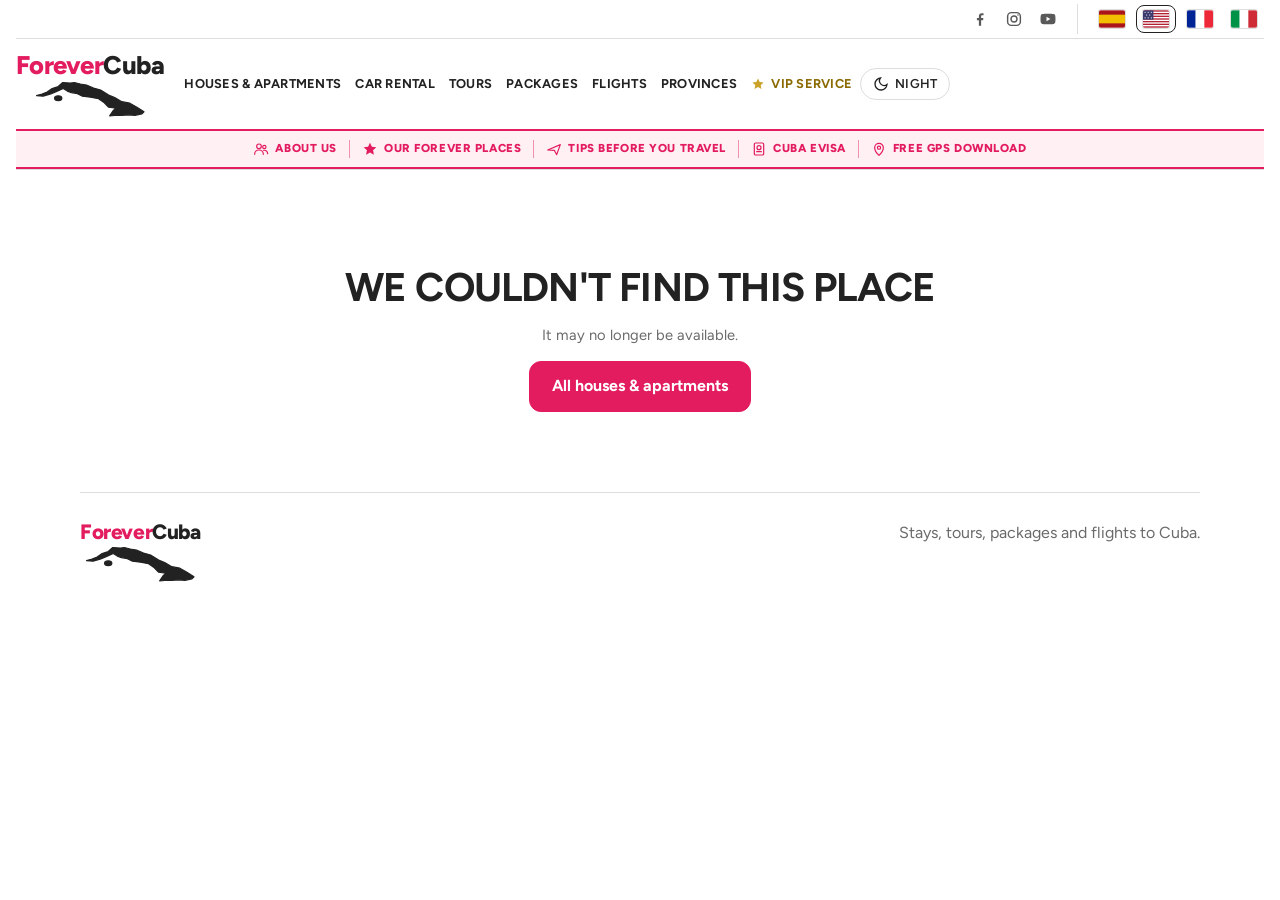
<file: casa.html>
<!doctype html>
<html lang="es" data-theme="light">
<head>
<meta charset="utf-8">
<meta name="viewport" content="width=device-width, initial-scale=1, viewport-fit=cover">
<title>ForeverCuba</title>
<meta name="description" content="ForeverCuba: casas y apartamentos en Cuba.">
<link rel="preconnect" href="https://fonts.googleapis.com">
<link rel="preconnect" href="https://fonts.gstatic.com" crossorigin>
<link rel="stylesheet" href="https://fonts.googleapis.com/css2?family=Figtree:wght@400;500;600;700;800&display=swap">
<link rel="stylesheet" href="estilo.css">
<style>
.back { display: inline-flex; align-items: center; gap: 6px; margin-top: 22px; font-weight: 700; color: var(--fg); text-decoration: none; }
.back:hover { text-decoration: underline; }
.ph-title { margin-top: 14px; font-size: clamp(1.7rem, 4vw, 2.5rem); letter-spacing: -.02em; line-height: 1.15; }
.ph-sub { margin-top: 6px; color: var(--muted); font-weight: 600; display: flex; flex-wrap: wrap; gap: 4px 14px; align-items: center; }
.ph-sub a { color: var(--fg); }

.gallery { position: relative; margin-top: 20px; display: grid; grid-template-columns: 2fr 1fr 1fr; grid-template-rows: 210px 210px; gap: 8px; border-radius: 20px; overflow: hidden; }
.gallery button { padding: 0; border: 0; background: var(--teal-soft); cursor: zoom-in; min-width: 0; overflow: hidden; }
.gallery img { width: 100%; height: 100%; object-fit: cover; display: block; transition: filter .2s; }
.gallery button:hover img { filter: brightness(.9); }
.gallery button:first-child { grid-row: span 2; }
.gallery .all { position: absolute; right: 14px; bottom: 14px; font: inherit; font-weight: 700; font-size: .9rem; padding: 8px 14px; border-radius: 10px; border: 1.5px solid var(--fg); background: var(--surface); color: var(--fg); cursor: pointer; }
.gallery.n1 { grid-template-columns: 1fr; grid-template-rows: 420px; }
.gallery.n2, .gallery.n3, .gallery.n4 { grid-template-columns: 2fr 1fr; }

.ph-main { display: grid; grid-template-columns: minmax(0, 1fr) 360px; gap: 48px; margin-top: 32px; align-items: start; }
.facts { display: flex; flex-wrap: wrap; gap: 10px 24px; padding-bottom: 22px; border-bottom: 1px solid var(--line); font-weight: 600; }
.facts span { display: inline-flex; align-items: center; gap: 8px; }
.facts svg, .amen svg { width: 22px; height: 22px; fill: none; stroke: currentColor; stroke-width: 1.7; stroke-linecap: round; stroke-linejoin: round; flex: none; }
.ph-block { padding-block: 24px; border-bottom: 1px solid var(--line); }
.ph-block h2 { font-size: 1.3rem; margin-bottom: 12px; }
.ph-block p { max-width: 65ch; line-height: 1.65; }
.amen { display: grid; grid-template-columns: repeat(auto-fill, minmax(min(100%, 220px), 1fr)); gap: 14px 24px; list-style: none; margin: 0; padding: 0; }
.amen li { display: flex; align-items: center; gap: 12px; }
.map-link { display: inline-flex; margin-top: 12px; font-weight: 700; color: var(--coral); }

.book { position: sticky; top: 170px; background: var(--surface); border: 1px solid var(--line); border-radius: 20px; padding: 22px; box-shadow: 0 6px 24px rgba(0, 0, 0, .1); display: grid; gap: 14px; }
.book .pr { font-size: 1.1rem; }
.book .pr strong { font-size: 1.6rem; font-variant-numeric: tabular-nums; }
.book .two { display: grid; grid-template-columns: 1fr 1fr; gap: 10px; }
.sum { display: grid; gap: 6px; font-variant-numeric: tabular-nums; }
.sum div { display: flex; justify-content: space-between; gap: 10px; }
.sum .tot { font-weight: 800; padding-top: 8px; border-top: 1px solid var(--line); }
.book .btn { width: 100%; }
.book .note { font-size: .85rem; color: var(--muted); text-align: center; }
.err { color: var(--coral); font-size: .9rem; font-weight: 600; min-height: 1.2em; }

.lb { position: fixed; inset: 0; z-index: 50; background: rgba(0, 0, 0, .92); display: grid; grid-template-rows: auto 1fr auto; padding: max(12px, env(safe-area-inset-top, 0px)) max(12px, env(safe-area-inset-right, 0px)) max(12px, env(safe-area-inset-bottom, 0px)) max(12px, env(safe-area-inset-left, 0px)); }
.lb-top { display: flex; justify-content: space-between; align-items: center; color: #fff; font-weight: 700; }
.lb img { max-width: 100%; max-height: 100%; object-fit: contain; margin: auto; display: block; min-height: 0; }
.lb-mid { display: grid; grid-template-columns: auto minmax(0, 1fr) auto; align-items: center; min-height: 0; gap: 8px; }
.lb-mid > div { height: 100%; min-height: 0; display: flex; }
.lb button { font: inherit; font-weight: 700; color: #fff; background: rgba(255, 255, 255, .14); border: 0; border-radius: 999px; width: 46px; height: 46px; cursor: pointer; font-size: 1.3rem; }
.lb button:hover { background: rgba(255, 255, 255, .28); }
.lb .close { width: auto; padding: 0 16px; font-size: 1rem; }

.nf { padding-block: 80px; text-align: center; display: grid; gap: 14px; justify-items: center; }

@media (max-width: 900px) {
  .ph-main { grid-template-columns: minmax(0, 1fr); gap: 8px; }
  .book { position: static; }
  .gallery, .gallery.n1, .gallery.n2, .gallery.n3, .gallery.n4 { display: flex; overflow-x: auto; scroll-snap-type: x mandatory; border-radius: 16px; grid-template-rows: none; }
  .gallery button { flex: 0 0 88%; height: 260px; scroll-snap-align: start; border-radius: 12px; }
  .gallery button:first-child { grid-row: auto; }
  .gallery .all { display: none; }
}
</style>
<script>try{if(sessionStorage.getItem("fc-vip")==="1")document.documentElement.classList.add("modo-vip")}catch(e){}</script>
</head>
<body>

<header class="top">
  <div class="topbar"><div class="wrap topbar-in">
    <div class="redes" aria-label="Redes sociales">
      <a class="red" data-red="facebook" href="https://www.facebook.com/" target="_blank" rel="noopener" aria-label="Facebook"><svg viewBox="0 0 24 24" aria-hidden="true"><path d="M13.5 21v-7.5h2.6l.4-3h-3V8.6c0-.9.3-1.5 1.6-1.5h1.6V4.4c-.3 0-1.2-.1-2.3-.1-2.3 0-3.9 1.4-3.9 4v2.2H7.9v3h2.6V21z"/></svg></a>
      <a class="red" data-red="instagram" href="https://www.instagram.com/" target="_blank" rel="noopener" aria-label="Instagram"><svg viewBox="0 0 24 24" aria-hidden="true" class="ln"><rect x="3.5" y="3.5" width="17" height="17" rx="5"/><circle cx="12" cy="12" r="4"/><circle cx="17.3" cy="6.7" r="1" class="dot"/></svg></a>
      <a class="red" data-red="youtube" href="https://www.youtube.com/" target="_blank" rel="noopener" aria-label="YouTube"><svg viewBox="0 0 24 24" aria-hidden="true"><path d="M21.6 7.2a2.6 2.6 0 0 0-1.8-1.8C18.2 5 12 5 12 5s-6.2 0-7.8.4a2.6 2.6 0 0 0-1.8 1.8C2 8.8 2 12 2 12s0 3.2.4 4.8a2.6 2.6 0 0 0 1.8 1.8C5.8 19 12 19 12 19s6.2 0 7.8-.4a2.6 2.6 0 0 0 1.8-1.8c.4-1.6.4-4.8.4-4.8s0-3.2-.4-4.8zM10 15V9l5.2 3z"/></svg></a>
    </div>
    <div class="langs" role="group" aria-label="Idioma / Language / Langue">
      <button type="button" class="lang" data-lang="es" aria-label="Español"><svg viewBox="0 0 30 20" aria-hidden="true"><rect width="30" height="20" fill="#AA151B"/><rect y="5" width="30" height="10" fill="#F1BF00"/></svg></button>
      <button type="button" class="lang" data-lang="en" aria-label="English"><svg viewBox="0 0 30 20" aria-hidden="true"><rect width="30" height="20" fill="#FFFFFF"/><g fill="#B22234"><rect y="0" width="30" height="1.54"/><rect y="3.08" width="30" height="1.54"/><rect y="6.15" width="30" height="1.54"/><rect y="9.23" width="30" height="1.54"/><rect y="12.31" width="30" height="1.54"/><rect y="15.38" width="30" height="1.54"/><rect y="18.46" width="30" height="1.54"/></g><rect width="12" height="10.77" fill="#3C3B6E"/><g fill="#FFFFFF"><circle cx="2.4" cy="2.2" r=".7"/><circle cx="6" cy="2.2" r=".7"/><circle cx="9.6" cy="2.2" r=".7"/><circle cx="4.2" cy="5.4" r=".7"/><circle cx="7.8" cy="5.4" r=".7"/><circle cx="2.4" cy="8.6" r=".7"/><circle cx="6" cy="8.6" r=".7"/><circle cx="9.6" cy="8.6" r=".7"/></g></svg></button>
      <button type="button" class="lang" data-lang="fr" aria-label="Français"><svg viewBox="0 0 30 20" aria-hidden="true"><rect width="10" height="20" fill="#002395"/><rect x="10" width="10" height="20" fill="#FFFFFF"/><rect x="20" width="10" height="20" fill="#ED2939"/></svg></button>
      <button type="button" class="lang" data-lang="it" aria-label="Italiano"><svg viewBox="0 0 30 20" aria-hidden="true"><rect width="10" height="20" fill="#009246"/><rect x="10" width="10" height="20" fill="#FFFFFF"/><rect x="20" width="10" height="20" fill="#CE2B37"/></svg></button>
    </div>
  </div></div>
  <div class="wrap">
    <a class="brand" href="index.html"><svg class="cuba-map" viewBox="-1 0 109 36" aria-hidden="true"><path d="M0.5 14.4 L6.0 13.0 L11.0 11.0 L16.0 7.5 L22.0 5.5 L26.5 1.5 L34.0 2.0 L38.0 1.5 L44.0 3.0 L50.0 4.0 L57.0 7.0 L64.0 9.0 L72.0 14.0 L78.0 16.5 L85.0 20.5 L93.0 22.0 L100.0 26.0 L107.0 30.5 L105.0 32.5 L98.0 34.0 L92.0 33.5 L85.0 34.0 L78.0 34.2 L73.0 34.5 L76.0 30.0 L79.0 27.0 L72.0 26.0 L67.0 21.0 L62.0 17.5 L54.0 16.0 L46.0 15.0 L41.0 12.5 L35.0 11.5 L31.0 10.0 L27.0 7.5 L20.0 10.5 L14.0 13.0 L7.0 15.0Z"/><ellipse cx="22" cy="17" rx="3.6" ry="2.4"/></svg><span class="word">Forever<span>Cuba</span></span></a>
    <nav aria-label="Menu">
      <a href="index.html#rentas" data-i18n="nav_rent">Casas y apartamentos</a>
      <a href="index.html#autos" data-i18n="nav_cars">Renta de autos</a>
      <a href="index.html#tours" data-i18n="nav_tours">Tours</a>
      <a href="index.html#paquetes" data-i18n="nav_pack">Paquetes</a>
      <a href="index.html#vuelos" data-i18n="nav_fly">Vuelos</a>
      <a href="index.html#provincias" data-i18n="nav_prov">Provincias</a>
      <a href="index.html#vip" class="nav-vip"><svg viewBox="0 0 24 24" aria-hidden="true"><path d="M12 2.5l2.9 6.1 6.6.8-4.9 4.6 1.3 6.6L12 17.3 6.1 20.6l1.3-6.6L2.5 9.4l6.6-.8z"/></svg><span data-i18n="nav_vip">Servicio VIP</span></a>
      <button type="button" class="theme-btn" id="themeBtn"></button>
    </nav>
  </div>
  <div class="forever-bar"><div class="wrap"><nav class="fbar-links" aria-label="Forever">
    <a href="nosotros.html"><svg viewBox="0 0 24 24" aria-hidden="true"><circle cx="9" cy="8" r="3.5"/><path d="M2.5 20a6.5 6.5 0 0 1 13 0"/><circle cx="17" cy="9" r="2.5"/><path d="M16 14a5 5 0 0 1 6 5"/></svg><span class="fbar-t" data-i18n="fbar0">Quiénes somos</span></a>
    <span class="fbar-sep" aria-hidden="true"></span>
    <a href="lugares.html"><svg viewBox="0 0 24 24" aria-hidden="true"><path d="M12 2.5l2.9 6.1 6.6.8-4.9 4.6 1.3 6.6L12 17.3 6.1 20.6l1.3-6.6L2.5 9.4l6.6-.8z"/></svg><span class="fbar-t" data-i18n="fbar">Nuestros lugares Forever</span></a>
    <span class="fbar-sep" aria-hidden="true"></span>
    <a href="consejos.html"><svg viewBox="0 0 24 24" aria-hidden="true"><path d="M2.5 13.5l19-8-5.5 15-3.5-6.5z"/></svg><span class="fbar-t" data-i18n="fbar2">Consejos antes de viajar</span></a>
    <span class="fbar-sep" aria-hidden="true"></span>
    <a href="evisa.html"><svg viewBox="0 0 24 24" aria-hidden="true"><rect x="5" y="3" width="14" height="18" rx="2"/><circle cx="12" cy="10" r="3"/><path d="M8.5 16h7"/></svg><span class="fbar-t" data-i18n="fbar3">eVisa Cuba</span></a>
    <span class="fbar-sep" aria-hidden="true"></span>
    <a href="https://maps.me/" target="_blank" rel="noopener"><svg viewBox="0 0 24 24" aria-hidden="true"><path d="M12 21.5s6.5-6 6.5-11.5a6.5 6.5 0 0 0-13 0c0 5.5 6.5 11.5 6.5 11.5z"/><circle cx="12" cy="10" r="2.4"/></svg><span class="fbar-t" data-i18n="fbar4">Descarga GPS gratis</span></a>
  </nav></div></div>
</header>

<main class="wrap" id="page">
  <p class="meta" style="padding-block:60px" data-i18n="loading">Cargando…</p>
</main>

<div class="lb" id="lb" hidden>
  <div class="lb-top"><span id="lbCount"></span><button type="button" class="close" id="lbClose" data-i18n="close">Cerrar</button></div>
  <div class="lb-mid">
    <button type="button" id="lbPrev" aria-label="←">‹</button>
    <div><img id="lbImg" alt=""></div>
    <button type="button" id="lbNext" aria-label="→">›</button>
  </div>
  <div></div>
</div>

<footer class="wrap">
  <a class="brand" href="index.html"><svg class="cuba-map" viewBox="-1 0 109 36" aria-hidden="true"><path d="M0.5 14.4 L6.0 13.0 L11.0 11.0 L16.0 7.5 L22.0 5.5 L26.5 1.5 L34.0 2.0 L38.0 1.5 L44.0 3.0 L50.0 4.0 L57.0 7.0 L64.0 9.0 L72.0 14.0 L78.0 16.5 L85.0 20.5 L93.0 22.0 L100.0 26.0 L107.0 30.5 L105.0 32.5 L98.0 34.0 L92.0 33.5 L85.0 34.0 L78.0 34.2 L73.0 34.5 L76.0 30.0 L79.0 27.0 L72.0 26.0 L67.0 21.0 L62.0 17.5 L54.0 16.0 L46.0 15.0 L41.0 12.5 L35.0 11.5 L31.0 10.0 L27.0 7.5 L20.0 10.5 L14.0 13.0 L7.0 15.0Z"/><ellipse cx="22" cy="17" rx="3.6" ry="2.4"/></svg><span class="word">Forever<span>Cuba</span></span></a>
  <p data-i18n="foot">Rentas, tours, paquetes y vuelos a Cuba.</p>
</footer>

<script src="comun.js"></script>
<script>
(function () {
  var TX = {
    es: {
      nav_rent: "Casas y apartamentos", nav_cars: "Renta de autos", nav_tours: "Tours", nav_pack: "Paquetes", nav_fly: "Vuelos", nav_prov: "Provincias", fbar0: "Quiénes somos", fbar4: "Descarga GPS gratis", fbar3: "eVisa Cuba", fbar2: "Consejos antes de viajar", fbar: "Nuestros lugares Forever", fbar_sub: "Restaurantes, bares y rincones elegidos por nuestro equipo", nav_vip: "Servicio VIP",
      night: "Noche", day: "Día", to_night: "Cambiar a modo noche", to_day: "Cambiar a modo día", foot: "Rentas, tours, paquetes y vuelos a Cuba.",
      loading: "Cargando…", back: "Todas las casas y apartamentos", all_photos: "Ver todas las fotos ({n})", close: "Cerrar",
      Casa: "Casa", Apartamento: "Apartamento", guests: "{n} personas", room1: "1 habitación", roomN: "{n} habitaciones", bath1: "1 baño", bathN: "{n} baños",
      about: "Sobre este lugar", amen_h: "Qué ofrece", where_h: "Dónde está", map: "Ver en el mapa",
      where_p: "{c}, Cuba. Te enviamos la dirección exacta al confirmar la reserva.",
      per_night: "USD por noche", checkin: "Llegada", checkout: "Salida", guests_l: "Personas", name_l: "Tu nombre", name_ph: "Nombre y apellido",
      nights1: "1 noche", nightsN: "{n} noches", total: "Total aproximado", ask: "Pedir por WhatsApp",
      note: "No se cobra nada ahora. Te confirmamos la disponibilidad por correo o por teléfono.", err_dates: "La salida tiene que ser después de la llegada.",
      others: "Otros lugares que te pueden gustar", see: "Ver",
      nf_h: "No encontramos este lugar", nf_p: "Puede que ya no esté disponible.",
      sample: "Propiedad de ejemplo: el nombre, el precio y las fotos son de prueba.",
      m_hello: "Hola ForeverCuba, quiero reservar:", m_link: "Enlace", m_dates: "Fechas", m_nights: "Noches", m_pers: "Personas", m_total: "Total aproximado", m_name: "Nombre", m_thanks: "¿Está disponible? Gracias."
    },
    en: {
      nav_rent: "Houses & apartments", nav_cars: "Car rental", nav_tours: "Tours", nav_pack: "Packages", nav_fly: "Flights", nav_prov: "Provinces", fbar0: "About us", fbar4: "Free GPS download", fbar3: "Cuba eVisa", fbar2: "Tips before you travel", fbar: "Our Forever places", fbar_sub: "Restaurants, bars and spots picked by our team", nav_vip: "VIP service",
      night: "Night", day: "Day", to_night: "Switch to night mode", to_day: "Switch to day mode", foot: "Stays, tours, packages and flights to Cuba.",
      loading: "Loading…", back: "All houses & apartments", all_photos: "Show all photos ({n})", close: "Close",
      Casa: "House", Apartamento: "Apartment", guests: "{n} guests", room1: "1 bedroom", roomN: "{n} bedrooms", bath1: "1 bathroom", bathN: "{n} bathrooms",
      about: "About this place", amen_h: "What this place offers", where_h: "Where you'll be", map: "Show on map",
      where_p: "{c}, Cuba. We send you the exact address once your booking is confirmed.",
      per_night: "USD per night", checkin: "Check-in", checkout: "Check-out", guests_l: "Guests", name_l: "Your name", name_ph: "First and last name",
      nights1: "1 night", nightsN: "{n} nights", total: "Estimated total", ask: "Request on WhatsApp",
      note: "You won't be charged now. We confirm availability by email or phone.", err_dates: "Check-out has to be after check-in.",
      others: "Other places you may like", see: "See",
      nf_h: "We couldn't find this place", nf_p: "It may no longer be available.",
      sample: "Sample listing: name, price and photos are for testing.",
      m_hello: "Hi ForeverCuba, I'd like to book:", m_link: "Link", m_dates: "Dates", m_nights: "Nights", m_pers: "Guests", m_total: "Estimated total", m_name: "Name", m_thanks: "Is it available? Thank you."
    },
    fr: {
      nav_rent: "Maisons et appartements", nav_cars: "Location de voitures", nav_tours: "Excursions", nav_pack: "Forfaits", nav_fly: "Vols", nav_prov: "Provinces", fbar0: "Qui sommes-nous", fbar4: "GPS gratuit", fbar3: "eVisa Cuba", fbar2: "Conseils avant de partir", fbar: "Nos lieux Forever", fbar_sub: "Restaurants, bars et coins choisis par notre équipe", nav_vip: "Service VIP",
      night: "Nuit", day: "Jour", to_night: "Passer en mode nuit", to_day: "Passer en mode jour", foot: "Logements, excursions, forfaits et vols vers Cuba.",
      loading: "Chargement…", back: "Tous les logements", all_photos: "Voir toutes les photos ({n})", close: "Fermer",
      Casa: "Maison", Apartamento: "Appartement", guests: "{n} personnes", room1: "1 chambre", roomN: "{n} chambres", bath1: "1 salle de bain", bathN: "{n} salles de bain",
      about: "À propos de ce logement", amen_h: "Ce que propose ce logement", where_h: "Où se trouve le logement", map: "Voir sur la carte",
      where_p: "{c}, Cuba. Nous vous envoyons l'adresse exacte une fois la réservation confirmée.",
      per_night: "USD par nuit", checkin: "Arrivée", checkout: "Départ", guests_l: "Personnes", name_l: "Votre nom", name_ph: "Prénom et nom",
      nights1: "1 nuit", nightsN: "{n} nuits", total: "Total estimé", ask: "Demander sur WhatsApp",
      note: "Aucun paiement maintenant. Nous confirmons la disponibilité par e-mail ou par téléphone.", err_dates: "Le départ doit être après l'arrivée.",
      others: "D'autres logements qui pourraient vous plaire", see: "Voir",
      nf_h: "Logement introuvable", nf_p: "Il n'est peut-être plus disponible.",
      sample: "Logement d'exemple : le nom, le prix et les photos sont des tests.",
      m_hello: "Bonjour ForeverCuba, je souhaite réserver :", m_link: "Lien", m_dates: "Dates", m_nights: "Nuits", m_pers: "Personnes", m_total: "Total estimé", m_name: "Nom", m_thanks: "Est-ce disponible ? Merci."
    }, it: {
      nav_rent: "Case e appartamenti", nav_cars: "Noleggio auto", nav_tours: "Escursioni", nav_pack: "Pacchetti", nav_fly: "Voli", nav_prov: "Province", fbar0: "Chi siamo", fbar4: "GPS gratis", fbar3: "eVisa Cuba", fbar2: "Consigli prima di partire", fbar: "I nostri posti Forever", fbar_sub: "Ristoranti, bar e angoli scelti dal nostro team", nav_vip: "Servizio VIP",
      night: "Notte", day: "Giorno", to_night: "Passa alla modalità notte", to_day: "Passa alla modalità giorno", foot: "Alloggi, escursioni, pacchetti e voli per Cuba.",
      loading: "Caricamento…", back: "Tutti gli alloggi", all_photos: "Vedi tutte le foto ({n})", close: "Chiudi",
      Casa: "Casa", Apartamento: "Appartamento", guests: "{n} persone", room1: "1 camera", roomN: "{n} camere", bath1: "1 bagno", bathN: "{n} bagni",
      about: "Informazioni su questo alloggio", amen_h: "Cosa offre questo alloggio", where_h: "Dove si trova l'alloggio", map: "Vedi sulla mappa",
      where_p: "{c}, Cuba. Ti inviamo l'indirizzo esatto quando la prenotazione è confermata.",
      per_night: "USD a notte", checkin: "Arrivo", checkout: "Partenza", guests_l: "Persone", name_l: "Il tuo nome", name_ph: "Nome e cognome",
      nights1: "1 notte", nightsN: "{n} notti", total: "Totale stimato", ask: "Chiedi su WhatsApp",
      note: "Non si paga nulla adesso. Ti confermiamo la disponibilità via e-mail o per telefono.", err_dates: "La partenza deve essere dopo l'arrivo.",
      others: "Altri alloggi che potrebbero piacerti", see: "Vedi",
      nf_h: "Alloggio non trovato", nf_p: "Forse non è più disponibile.",
      sample: "Alloggio di esempio: nome, prezzo e foto sono di prova.",
      m_hello: "Ciao ForeverCuba, vorrei prenotare:", m_link: "Link", m_dates: "Date", m_nights: "Notti", m_pers: "Persone", m_total: "Totale stimato", m_name: "Nome", m_thanks: "È disponibile? Grazie."
    }
  };
  var lang = FC.idioma(), esc = FC.esc, prop = null, others = [], lbIndex = 0;
  function $(s) { return document.querySelector(s); }
  function T(k, v) { var s = (TX[lang] && TX[lang][k]) || TX.es[k] || k; if (v) Object.keys(v).forEach(function (x) { s = s.replace("{" + x + "}", v[x]); }); return s; }
  var ICO = {
    guests: '<circle cx="9" cy="8" r="3.5"/><path d="M2.5 20a6.5 6.5 0 0 1 13 0"/><circle cx="17" cy="9" r="2.5"/><path d="M16 14a5 5 0 0 1 6 5"/>',
    bed: '<path d="M3 18V7M3 13h18v5M21 13a3 3 0 0 0-3-3h-7v3"/><circle cx="7" cy="10.5" r="1.8"/>',
    bath: '<path d="M4 12h16v3a5 5 0 0 1-5 5H9a5 5 0 0 1-5-5z"/><path d="M6 12V5.5A2.5 2.5 0 0 1 10.5 4"/><path d="M7 20l-1 2M17 20l1 2"/>'
  };
  function svg(p) { return '<svg viewBox="0 0 24 24" aria-hidden="true">' + p + '</svg>'; }
  function img(src, alt, lazy) { return '<img src="' + esc(src) + '" alt="' + esc(alt) + '"' + (lazy ? ' loading="lazy"' : '') + ' onerror="this.onerror=null;this.src=\'' + FC.FALLBACK + '\'">'; }
  function today(off) { var d = new Date(); d.setDate(d.getDate() + off); return d.toISOString().slice(0, 10); }

  function render() {
    var page = $("#page");
    if (!prop) {
      page.innerHTML = '<div class="nf"><h1 class="ph-title">' + esc(T("nf_h")) + '</h1><p class="meta">' + esc(T("nf_p")) + '</p><a class="btn primary" href="index.html#rentas">' + esc(T("back")) + '</a></div>';
      return;
    }
    var p = prop, name = FC.titulo(p, lang), fotos = (p.fotos && p.fotos.length) ? p.fotos : [FC.FALLBACK];
    document.title = name + " · ForeverCuba";
    var shown = fotos.slice(0, 5);
    var gal = '<div class="gallery n' + shown.length + '">' + shown.map(function (f, i) {
      return '<button type="button" data-ph="' + i + '" aria-label="' + esc(T("all_photos", { n: fotos.length })) + '">' + img(f, name, i > 0) + '</button>';
    }).join("") + (fotos.length > 1 ? '<button type="button" class="all" data-ph="0">' + esc(T("all_photos", { n: fotos.length })) + '</button>' : '') + '</div>';
    var facts = '<div class="facts">' +
      '<span>' + svg(ICO.guests) + esc(T("guests", { n: p.personas })) + '</span>' +
      '<span>' + svg(ICO.bed) + esc(p.habitaciones == 1 ? T("room1") : T("roomN", { n: p.habitaciones })) + '</span>' +
      (p.banos ? '<span>' + svg(ICO.bath) + esc(p.banos == 1 ? T("bath1") : T("bathN", { n: p.banos })) + '</span>' : '') + '</div>';
    var amen = (p.comodidades || []).filter(function (k) { return FC.AMEN[k]; }).map(function (k) {
      return '<li>' + svg(FC.AMEN[k].i) + esc(FC.AMEN[k][lang]) + '</li>';
    }).join("");
    var mapUrl = "https://www.google.com/maps/search/?api=1&query=" + encodeURIComponent(p.ciudad + ", Cuba");
    var isSample = String(p.id).indexOf("ej") === 0;
    var sel = function (id) { var el = document.getElementById(id); return el ? el.value : ""; };
    var keep = { a: sel("bIn"), b: sel("bOut"), g: sel("bGuests"), n: sel("bName"), t: sel("bTel"), m: sel("bMail") };
    page.innerHTML =
      '<a class="back" href="index.html#rentas">← ' + esc(T("back")) + '</a>' +
      '<h1 class="ph-title">' + esc(name) + '</h1>' +
      '<p class="ph-sub"><span>' + esc(T(p.tipo)) + ' · ' + esc(p.ciudad) + ', Cuba</span></p>' +
      (isSample ? '<p class="sample" style="margin-top:14px">' + esc(T("sample")) + '</p>' : '') +
      gal +
      '<div class="ph-main"><div>' + facts +
        '<div class="ph-block"><h2>' + esc(T("about")) + '</h2><p>' + esc(FC.desc(p, lang)).replace(/\n/g, "<br>") + '</p></div>' +
        (amen ? '<div class="ph-block"><h2>' + esc(T("amen_h")) + '</h2><ul class="amen">' + amen + '</ul></div>' : '') +
        '<div class="ph-block"><h2>' + esc(T("where_h")) + '</h2><p>' + esc(T("where_p", { c: p.ciudad })) + '</p><a class="map-link" href="' + mapUrl + '" target="_blank" rel="noopener">' + esc(T("map")) + ' →</a></div>' +
      '</div>' +
      '<aside class="book">' +
        '<div class="pr"><strong>$' + p.precio + '</strong> ' + esc(T("per_night")) + '</div>' +
        '<div class="two"><label for="bIn">' + esc(T("checkin")) + '<input id="bIn" type="date" min="' + today(0) + '"></label>' +
        '<label for="bOut">' + esc(T("checkout")) + '<input id="bOut" type="date" min="' + today(1) + '"></label></div>' +
        '<label for="bGuests">' + esc(T("guests_l")) + '<input id="bGuests" type="number" min="1" max="' + (p.personas || 20) + '" value="2"></label>' +
        '<label for="bName">' + esc(T("name_l")) + '<input id="bName" type="text" autocomplete="name" placeholder="' + esc(T("name_ph")) + '"></label>' +
        '<label for="bTel">' + esc(FC.st("phone")) + '<input id="bTel" type="tel" autocomplete="tel" placeholder="' + esc(FC.st("phone_ph")) + '"></label>' +
        '<label for="bMail">' + esc(FC.st("mail")) + '<input id="bMail" type="email" autocomplete="email" placeholder="' + esc(FC.st("mail_ph")) + '"></label>' +
        '<div class="sum" id="bSum"></div><p class="err" id="bErr" role="status"></p>' +
        '<button type="button" class="btn primary" id="bSend">' + esc(FC.st("send")) + '</button>' +
        '<a class="btn" id="bAsk" href="https://wa.me/" target="_blank" rel="noopener">' + esc(T("ask")) + '</a>' +
        '<p class="note">' + esc(T("note")) + '</p>' +
      '</aside></div>' +
      (others.length ? '<section style="padding-top:48px"><div class="sec-head"><h2>' + esc(T("others")) + '</h2></div><div class="grid">' + others.map(function (o) {
        var on = FC.titulo(o, lang), href = "casa.html?id=" + encodeURIComponent(o.id);
        return '<article class="card"><a class="card-link" href="' + href + '">' + img(FC.foto(o), on, true).replace("<img ", '<img class="photo" ') + '</a>' +
          '<div class="body"><span class="tag">' + esc(T(o.tipo)) + ' · ' + esc(o.ciudad) + '</span><h3><a class="card-link" href="' + href + '">' + esc(on) + '</a></h3>' +
          '<div class="price"><div><strong>$' + o.precio + '</strong> <span>' + esc(T("per_night")) + '</span></div><a class="btn small" href="' + href + '">' + esc(T("see")) + '</a></div></div></article>';
      }).join("") + '</div></section>' : '');
    if (keep.a) $("#bIn").value = keep.a; if (keep.b) $("#bOut").value = keep.b; if (keep.g) $("#bGuests").value = keep.g; if (keep.n) $("#bName").value = keep.n; if (keep.t) $("#bTel").value = keep.t; if (keep.m) $("#bMail").value = keep.m;
    ["#bIn", "#bOut", "#bGuests", "#bName", "#bTel", "#bMail"].forEach(function (s) { $(s).addEventListener("input", updateBook); });
    $("#bIn").addEventListener("change", function () { var a = $("#bIn").value; if (a) { $("#bOut").min = a; if ($("#bOut").value && $("#bOut").value <= a) $("#bOut").value = ""; } updateBook(); });
    $("#bSend").addEventListener("click", function () {
      var n = $("#bName"), t = $("#bTel"), m = $("#bMail"), er = $("#bErr"), btn = this;
      if (!n.value.trim() || !t.value.trim() || !m.value.trim() || !m.checkValidity()) {
        er.textContent = FC.st("need"); er.className = "err"; (!n.value.trim() ? n : !t.value.trim() ? t : m).focus(); return;
      }
      updateBook(); btn.disabled = true; er.className = "ok-msg"; er.textContent = FC.st("sending");
      FC.enviarSolicitud({ origen: "Casa: " + FC.titulo(p, "es"), asunto: "Reserva: " + FC.titulo(p, "es") + " · " + n.value.trim(),
        nombre: n.value.trim(), telefono: t.value.trim(), email: m.value.trim(), mensaje: lastMsg })
        .then(function () { er.textContent = FC.st("ok"); er.className = "ok-msg"; })
        .catch(function () { er.textContent = FC.st("err"); er.className = "err"; })
        .then(function () { btn.disabled = false; });
    });
    updateBook();
  }

  var lastMsg = "";
  function fmt(v) { return new Date(v + "T00:00:00").toLocaleDateString({ es: "es", en: "en-US", fr: "fr", it: "it" }[lang], { day: "numeric", month: "long", year: "numeric" }); }
  function updateBook() {
    var p = prop, a = $("#bIn").value, b = $("#bOut").value, g = $("#bGuests").value, n = $("#bName").value.trim();
    var nights = 0, err = "";
    if (a && b) { nights = Math.round((new Date(b) - new Date(a)) / 86400000); if (nights <= 0) { err = T("err_dates"); nights = 0; } }
    $("#bErr").textContent = err;
    var sum = "";
    if (nights > 0) sum = '<div><span>$' + p.precio + ' × ' + esc(nights === 1 ? T("nights1") : T("nightsN", { n: nights })) + '</span><span>$' + (p.precio * nights) + '</span></div>' +
      '<div class="tot"><span>' + esc(T("total")) + '</span><span>$' + (p.precio * nights) + ' USD</span></div>';
    $("#bSum").innerHTML = sum;
    var lines = [T("m_hello"), "- " + FC.titulo(p, lang) + " (" + p.ciudad + ")", T("m_link") + ": " + location.href.split("#")[0]];
    if (a && b && nights > 0) { lines.push(T("m_dates") + ": " + fmt(a) + " → " + fmt(b)); lines.push(T("m_nights") + ": " + nights); lines.push(T("m_total") + ": $" + (p.precio * nights) + " USD"); }
    if (g) lines.push(T("m_pers") + ": " + g);
    if (n) lines.push(T("m_name") + ": " + n);
    var tel = $("#bTel") && $("#bTel").value.trim(), em = $("#bMail") && $("#bMail").value.trim();
    if (tel) lines.push(FC.st("m_phone") + ": " + tel);
    if (em) lines.push(FC.st("m_mail") + ": " + em);
    lines.push(T("m_thanks"));
    var base = FC.CONFIG.whatsapp ? "https://wa.me/" + FC.CONFIG.whatsapp : "https://wa.me/";
    $("#bAsk").setAttribute("href", base + "?text=" + encodeURIComponent(lines.join("\n")));
    lastMsg = lines.join("\n");
  }

  /* Visor de fotos */
  function openLb(i) { lbIndex = i; $("#lb").hidden = false; document.body.style.overflow = "hidden"; showLb(); $("#lbClose").focus(); }
  function closeLb() { $("#lb").hidden = true; document.body.style.overflow = ""; }
  function showLb() {
    var f = prop.fotos && prop.fotos.length ? prop.fotos : [FC.FALLBACK];
    lbIndex = (lbIndex + f.length) % f.length;
    $("#lbImg").src = f[lbIndex]; $("#lbImg").alt = FC.titulo(prop, lang);
    $("#lbCount").textContent = (lbIndex + 1) + " / " + f.length;
  }
  document.addEventListener("click", function (e) { var b = e.target.closest("[data-ph]"); if (b) openLb(+b.getAttribute("data-ph")); });
  $("#lbClose").addEventListener("click", closeLb);
  $("#lbPrev").addEventListener("click", function () { lbIndex--; showLb(); });
  $("#lbNext").addEventListener("click", function () { lbIndex++; showLb(); });
  document.addEventListener("keydown", function (e) {
    if ($("#lb").hidden) return;
    if (e.key === "Escape") closeLb(); else if (e.key === "ArrowLeft") { lbIndex--; showLb(); } else if (e.key === "ArrowRight") { lbIndex++; showLb(); }
  });

  /* Día / Noche */
  var root = document.documentElement, tb = $("#themeBtn");
  var MOON = '<svg viewBox="0 0 24 24" aria-hidden="true"><path d="M21 12.8A9 9 0 1 1 11.2 3a7 7 0 0 0 9.8 9.8z"/></svg>';
  var SUN = '<svg viewBox="0 0 24 24" aria-hidden="true"><circle cx="12" cy="12" r="4.5"/><path d="M12 2v2M12 20v2M2 12h2M20 12h2M4.9 4.9l1.4 1.4M17.7 17.7l1.4 1.4M4.9 19.1l1.4-1.4M17.7 6.3l1.4-1.4"/></svg>';
  function paintTheme() { var d = root.getAttribute("data-theme") === "dark"; tb.innerHTML = d ? SUN + " " + esc(T("day")) : MOON + " " + esc(T("night")); tb.setAttribute("aria-label", d ? T("to_day") : T("to_night")); }
  function setTheme(t) { root.setAttribute("data-theme", t); paintTheme(); try { localStorage.setItem("fc-theme", t); } catch (e) {} }
  var st = "light"; try { st = localStorage.getItem("fc-theme") || "light"; } catch (e) {}
  setTheme(st === "dark" ? "dark" : "light");
  tb.addEventListener("click", function () { setTheme(root.getAttribute("data-theme") === "dark" ? "light" : "dark"); });

  /* Idioma */
  function applyLang(l) {
    lang = TX[l] ? l : "es"; root.setAttribute("lang", lang); FC.guardarIdioma(lang);
    document.querySelectorAll("[data-i18n]").forEach(function (el) { el.textContent = T(el.getAttribute("data-i18n")); });
    document.querySelectorAll(".lang").forEach(function (b) { b.setAttribute("aria-pressed", b.getAttribute("data-lang") === lang ? "true" : "false"); });
    paintTheme();
    if (prop !== undefined && $("#page").dataset.ready) render();
  }
  document.querySelectorAll(".lang").forEach(function (b) { b.addEventListener("click", function () { applyLang(b.getAttribute("data-lang")); }); });
  applyLang(lang);

  /* Cargar la propiedad */
  var id = new URLSearchParams(location.search).get("id");
  FC.cargar().then(function (list) {
    prop = null;
    for (var i = 0; i < list.length; i++) if (String(list[i].id) === String(id)) prop = list[i];
    others = list.filter(function (o) { return o !== prop; }).slice(0, 3);
    $("#page").dataset.ready = "1";
    render();
  });
})();
</script>
</body>
</html>
</file>
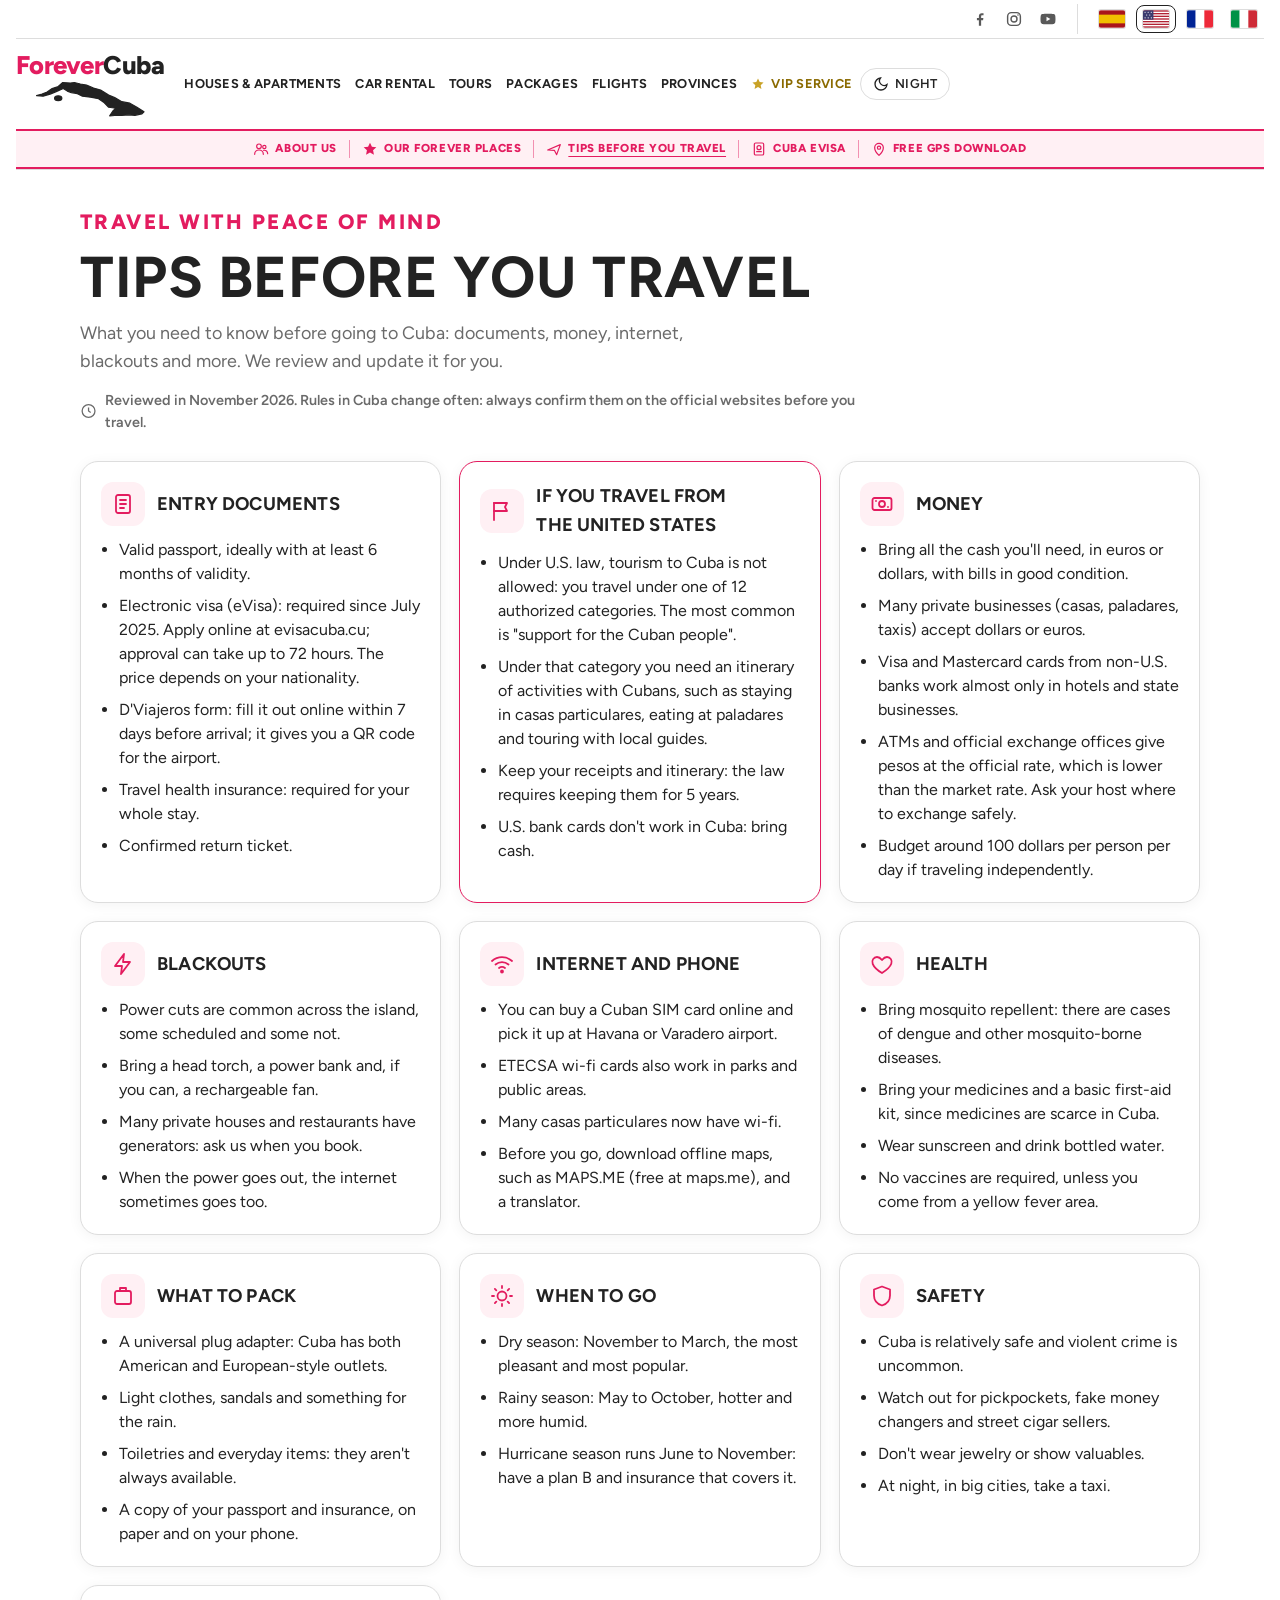
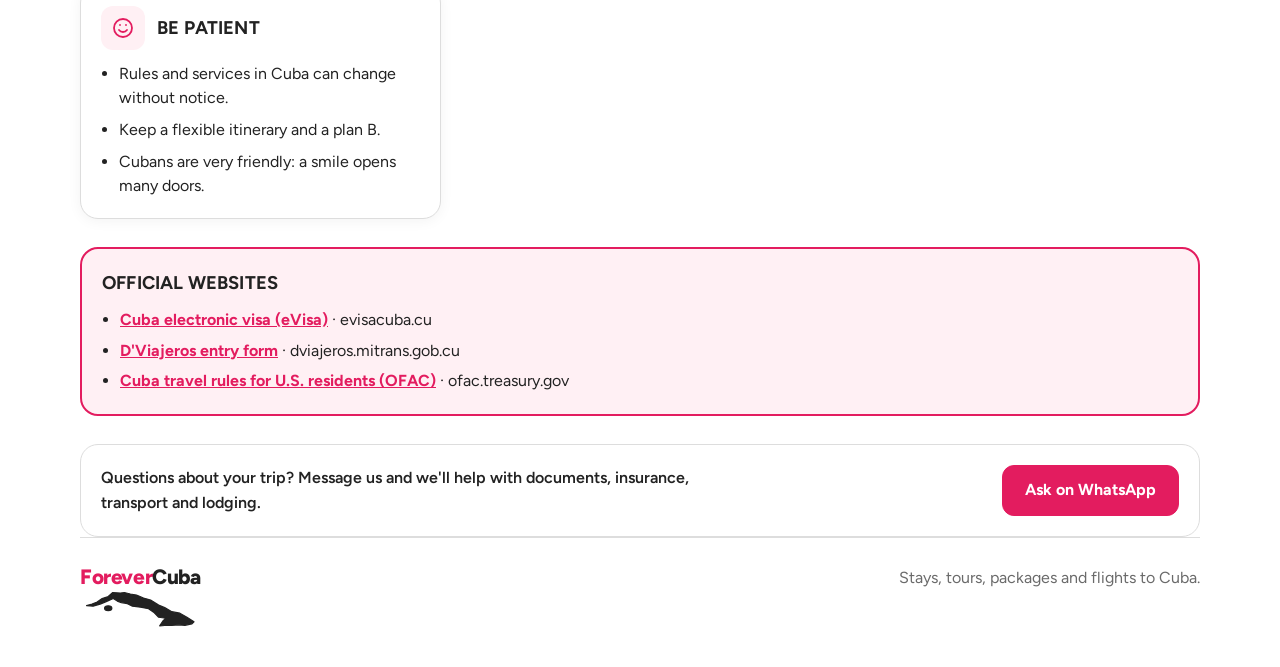
<file: consejos.html>
<!doctype html>
<html lang="es" data-theme="light">
<head>
<meta charset="utf-8">
<meta name="viewport" content="width=device-width, initial-scale=1, viewport-fit=cover">
<title>Consejos antes de viajar a Cuba · ForeverCuba</title>
<meta name="description" content="Documentos, dinero, internet, apagones y todo lo que debes saber antes de viajar a Cuba.">
<link rel="preconnect" href="https://fonts.googleapis.com">
<link rel="preconnect" href="https://fonts.gstatic.com" crossorigin>
<link rel="stylesheet" href="https://fonts.googleapis.com/css2?family=Figtree:wght@400;500;600;700;800&display=swap">
<link rel="stylesheet" href="estilo.css">
<style>
.cj-hero { padding-top: 36px; max-width: 780px; }
.cj-hero h1 { font-size: clamp(2.1rem, 5.5vw, 3.6rem); line-height: 1.05; margin-block: 8px 12px; }
.cj-hero .lead { font-size: 1.12rem; color: var(--muted); max-width: 60ch; }
.cj-check { display: inline-flex; align-items: center; gap: 8px; margin-top: 14px; font-size: .9rem; font-weight: 600; color: var(--muted); }
.cj-grid { display: grid; grid-template-columns: repeat(auto-fill, minmax(min(100%, 340px), 1fr)); gap: 18px; margin-top: 28px; }
.cj-card { background: var(--surface); border: 1px solid var(--line); border-radius: 18px; padding: 20px; display: grid; gap: 12px; align-content: start; box-shadow: 0 2px 14px rgba(0, 0, 0, .05); }
.cj-card header { display: flex; align-items: center; gap: 12px; }
.cj-ico { width: 44px; height: 44px; border-radius: 12px; background: #FFF0F4; display: grid; place-items: center; flex: none; }
:root[data-theme="dark"] .cj-ico { background: #2A1620; }
.cj-ico svg { width: 24px; height: 24px; fill: none; stroke: #E31C5F; stroke-width: 1.8; stroke-linecap: round; stroke-linejoin: round; }
.cj-card h2 { font-size: 1.15rem; }
.cj-card ul { margin: 0; padding-left: 18px; display: grid; gap: 8px; }
.cj-card li { line-height: 1.5; }
.cj-card.us { border-color: #E31C5F; }
.cj-links { margin-top: 28px; background: #FFF0F4; border: 2px solid #E31C5F; border-radius: 18px; padding: 20px; display: grid; gap: 10px; }
:root[data-theme="dark"] .cj-links { background: #2A1620; }
.cj-links h2 { font-size: 1.15rem; }
.cj-links ul { margin: 0; padding-left: 18px; display: grid; gap: 6px; }
.cj-links a { color: #E31C5F; font-weight: 700; }
.cj-help { margin-top: 28px; display: flex; flex-wrap: wrap; gap: 14px; align-items: center; justify-content: space-between; background: var(--surface); border: 1px solid var(--line); border-radius: 18px; padding: 20px; }
.cj-help p { font-weight: 600; max-width: 60ch; }
</style>
<script>try{if(sessionStorage.getItem("fc-vip")==="1")document.documentElement.classList.add("modo-vip")}catch(e){}</script>
</head>
<body>

<header class="top">
  <div class="topbar"><div class="wrap topbar-in">
    <div class="redes" aria-label="Redes sociales">
      <a class="red" data-red="facebook" href="https://www.facebook.com/" target="_blank" rel="noopener" aria-label="Facebook"><svg viewBox="0 0 24 24" aria-hidden="true"><path d="M13.5 21v-7.5h2.6l.4-3h-3V8.6c0-.9.3-1.5 1.6-1.5h1.6V4.4c-.3 0-1.2-.1-2.3-.1-2.3 0-3.9 1.4-3.9 4v2.2H7.9v3h2.6V21z"/></svg></a>
      <a class="red" data-red="instagram" href="https://www.instagram.com/" target="_blank" rel="noopener" aria-label="Instagram"><svg viewBox="0 0 24 24" aria-hidden="true" class="ln"><rect x="3.5" y="3.5" width="17" height="17" rx="5"/><circle cx="12" cy="12" r="4"/><circle cx="17.3" cy="6.7" r="1" class="dot"/></svg></a>
      <a class="red" data-red="youtube" href="https://www.youtube.com/" target="_blank" rel="noopener" aria-label="YouTube"><svg viewBox="0 0 24 24" aria-hidden="true"><path d="M21.6 7.2a2.6 2.6 0 0 0-1.8-1.8C18.2 5 12 5 12 5s-6.2 0-7.8.4a2.6 2.6 0 0 0-1.8 1.8C2 8.8 2 12 2 12s0 3.2.4 4.8a2.6 2.6 0 0 0 1.8 1.8C5.8 19 12 19 12 19s6.2 0 7.8-.4a2.6 2.6 0 0 0 1.8-1.8c.4-1.6.4-4.8.4-4.8s0-3.2-.4-4.8zM10 15V9l5.2 3z"/></svg></a>
    </div>
    <div class="langs" role="group" aria-label="Idioma / Language / Langue">
      <button type="button" class="lang" data-lang="es" aria-label="Español"><svg viewBox="0 0 30 20" aria-hidden="true"><rect width="30" height="20" fill="#AA151B"/><rect y="5" width="30" height="10" fill="#F1BF00"/></svg></button>
      <button type="button" class="lang" data-lang="en" aria-label="English"><svg viewBox="0 0 30 20" aria-hidden="true"><rect width="30" height="20" fill="#FFFFFF"/><g fill="#B22234"><rect y="0" width="30" height="1.54"/><rect y="3.08" width="30" height="1.54"/><rect y="6.15" width="30" height="1.54"/><rect y="9.23" width="30" height="1.54"/><rect y="12.31" width="30" height="1.54"/><rect y="15.38" width="30" height="1.54"/><rect y="18.46" width="30" height="1.54"/></g><rect width="12" height="10.77" fill="#3C3B6E"/><g fill="#FFFFFF"><circle cx="2.4" cy="2.2" r=".7"/><circle cx="6" cy="2.2" r=".7"/><circle cx="9.6" cy="2.2" r=".7"/><circle cx="4.2" cy="5.4" r=".7"/><circle cx="7.8" cy="5.4" r=".7"/><circle cx="2.4" cy="8.6" r=".7"/><circle cx="6" cy="8.6" r=".7"/><circle cx="9.6" cy="8.6" r=".7"/></g></svg></button>
      <button type="button" class="lang" data-lang="fr" aria-label="Français"><svg viewBox="0 0 30 20" aria-hidden="true"><rect width="10" height="20" fill="#002395"/><rect x="10" width="10" height="20" fill="#FFFFFF"/><rect x="20" width="10" height="20" fill="#ED2939"/></svg></button>
      <button type="button" class="lang" data-lang="it" aria-label="Italiano"><svg viewBox="0 0 30 20" aria-hidden="true"><rect width="10" height="20" fill="#009246"/><rect x="10" width="10" height="20" fill="#FFFFFF"/><rect x="20" width="10" height="20" fill="#CE2B37"/></svg></button>
    </div>
  </div></div>
  <div class="wrap">
    <a class="brand" href="index.html"><svg class="cuba-map" viewBox="-1 0 109 36" aria-hidden="true"><path d="M0.5 14.4 L6.0 13.0 L11.0 11.0 L16.0 7.5 L22.0 5.5 L26.5 1.5 L34.0 2.0 L38.0 1.5 L44.0 3.0 L50.0 4.0 L57.0 7.0 L64.0 9.0 L72.0 14.0 L78.0 16.5 L85.0 20.5 L93.0 22.0 L100.0 26.0 L107.0 30.5 L105.0 32.5 L98.0 34.0 L92.0 33.5 L85.0 34.0 L78.0 34.2 L73.0 34.5 L76.0 30.0 L79.0 27.0 L72.0 26.0 L67.0 21.0 L62.0 17.5 L54.0 16.0 L46.0 15.0 L41.0 12.5 L35.0 11.5 L31.0 10.0 L27.0 7.5 L20.0 10.5 L14.0 13.0 L7.0 15.0Z"/><ellipse cx="22" cy="17" rx="3.6" ry="2.4"/></svg><span class="word">Forever<span>Cuba</span></span></a>
    <nav aria-label="Menu">
      <a href="index.html#rentas" data-i18n="nav_rent">Casas y apartamentos</a>
      <a href="index.html#autos" data-i18n="nav_cars">Renta de autos</a>
      <a href="index.html#tours" data-i18n="nav_tours">Tours</a>
      <a href="index.html#paquetes" data-i18n="nav_pack">Paquetes</a>
      <a href="index.html#vuelos" data-i18n="nav_fly">Vuelos</a>
      <a href="index.html#provincias" data-i18n="nav_prov">Provincias</a>
      <a href="index.html#vip" class="nav-vip"><svg viewBox="0 0 24 24" aria-hidden="true"><path d="M12 2.5l2.9 6.1 6.6.8-4.9 4.6 1.3 6.6L12 17.3 6.1 20.6l1.3-6.6L2.5 9.4l6.6-.8z"/></svg><span data-i18n="nav_vip">Servicio VIP</span></a>
      <button type="button" class="theme-btn" id="themeBtn"></button>
    </nav>
  </div>
  <div class="forever-bar"><div class="wrap"><nav class="fbar-links" aria-label="Forever">
    <a href="nosotros.html"><svg viewBox="0 0 24 24" aria-hidden="true"><circle cx="9" cy="8" r="3.5"/><path d="M2.5 20a6.5 6.5 0 0 1 13 0"/><circle cx="17" cy="9" r="2.5"/><path d="M16 14a5 5 0 0 1 6 5"/></svg><span class="fbar-t" data-i18n="fbar0">Quiénes somos</span></a>
    <span class="fbar-sep" aria-hidden="true"></span>
    <a href="lugares.html"><svg viewBox="0 0 24 24" aria-hidden="true"><path d="M12 2.5l2.9 6.1 6.6.8-4.9 4.6 1.3 6.6L12 17.3 6.1 20.6l1.3-6.6L2.5 9.4l6.6-.8z"/></svg><span class="fbar-t" data-i18n="fbar">Nuestros lugares Forever</span></a>
    <span class="fbar-sep" aria-hidden="true"></span>
    <a href="consejos.html" aria-current="page"><svg viewBox="0 0 24 24" aria-hidden="true"><path d="M2.5 13.5l19-8-5.5 15-3.5-6.5z"/></svg><span class="fbar-t" data-i18n="fbar2">Consejos antes de viajar</span></a>
    <span class="fbar-sep" aria-hidden="true"></span>
    <a href="evisa.html"><svg viewBox="0 0 24 24" aria-hidden="true"><rect x="5" y="3" width="14" height="18" rx="2"/><circle cx="12" cy="10" r="3"/><path d="M8.5 16h7"/></svg><span class="fbar-t" data-i18n="fbar3">eVisa Cuba</span></a>
    <span class="fbar-sep" aria-hidden="true"></span>
    <a href="https://maps.me/" target="_blank" rel="noopener"><svg viewBox="0 0 24 24" aria-hidden="true"><path d="M12 21.5s6.5-6 6.5-11.5a6.5 6.5 0 0 0-13 0c0 5.5 6.5 11.5 6.5 11.5z"/><circle cx="12" cy="10" r="2.4"/></svg><span class="fbar-t" data-i18n="fbar4">Descarga GPS gratis</span></a>
  </nav></div></div>
</header>

<main class="wrap" id="page"></main>

<footer class="wrap">
  <a class="brand" href="index.html"><svg class="cuba-map" viewBox="-1 0 109 36" aria-hidden="true"><path d="M0.5 14.4 L6.0 13.0 L11.0 11.0 L16.0 7.5 L22.0 5.5 L26.5 1.5 L34.0 2.0 L38.0 1.5 L44.0 3.0 L50.0 4.0 L57.0 7.0 L64.0 9.0 L72.0 14.0 L78.0 16.5 L85.0 20.5 L93.0 22.0 L100.0 26.0 L107.0 30.5 L105.0 32.5 L98.0 34.0 L92.0 33.5 L85.0 34.0 L78.0 34.2 L73.0 34.5 L76.0 30.0 L79.0 27.0 L72.0 26.0 L67.0 21.0 L62.0 17.5 L54.0 16.0 L46.0 15.0 L41.0 12.5 L35.0 11.5 L31.0 10.0 L27.0 7.5 L20.0 10.5 L14.0 13.0 L7.0 15.0Z"/><ellipse cx="22" cy="17" rx="3.6" ry="2.4"/></svg><span class="word">Forever<span>Cuba</span></span></a>
  <p data-i18n="foot">Rentas, tours, paquetes y vuelos a Cuba.</p>
</footer>

<script src="comun.js"></script>
<script>
(function () {
  var I = {
    doc: '<rect x="5" y="3" width="14" height="18" rx="2"/><path d="M9 8h6M9 12h6M9 16h4"/>',
    us: '<path d="M4 21V4"/><path d="M4 4h13l-2 4 2 4H4"/>',
    money: '<rect x="2.5" y="6" width="19" height="12" rx="2"/><circle cx="12" cy="12" r="3"/><path d="M6 9v.01M18 15v.01"/>',
    bolt: '<path d="M13 2L4 14h7l-1 8 9-12h-7z"/>',
    wifi: '<path d="M2 9a15 15 0 0 1 20 0"/><path d="M5.5 12.5a10 10 0 0 1 13 0"/><path d="M9 16a5 5 0 0 1 6 0"/><circle cx="12" cy="19.5" r="1"/>',
    health: '<path d="M12 21s-7.5-4.6-9.3-9.2C1.4 8.4 3.6 5 7 5c2 0 3.5 1.2 5 3 1.5-1.8 3-3 5-3 3.4 0 5.6 3.4 4.3 6.8C19.5 16.4 12 21 12 21z"/>',
    bag: '<rect x="4" y="7" width="16" height="13" rx="2"/><path d="M9 7V4h6v3"/>',
    sun: '<circle cx="12" cy="12" r="4.5"/><path d="M12 2v2M12 20v2M2 12h2M20 12h2M4.9 4.9l1.4 1.4M17.7 17.7l1.4 1.4M4.9 19.1l1.4-1.4M17.7 6.3l1.4-1.4"/>',
    shield: '<path d="M12 2.5l8 3v6c0 5-3.5 8.6-8 10-4.5-1.4-8-5-8-10v-6z"/>',
    heart: '<circle cx="12" cy="12" r="9"/><path d="M8 14s1.5 2 4 2 4-2 4-2M9 9h.01M15 9h.01"/>'
  };
  var TX = {
    es: { nav_rent: "Casas y apartamentos", nav_cars: "Renta de autos", nav_tours: "Tours", nav_pack: "Paquetes", nav_fly: "Vuelos", nav_prov: "Provincias", nav_vip: "Servicio VIP",
      fbar0: "Quiénes somos", fbar4: "Descarga GPS gratis", fbar3: "eVisa Cuba", fbar2: "Consejos antes de viajar", fbar: "Nuestros lugares Forever", fbar_sub: "", night: "Noche", day: "Día", to_night: "Cambiar a modo noche", to_day: "Cambiar a modo día", foot: "Rentas, tours, paquetes y vuelos a Cuba.",
      eyebrow: "Viaja tranquilo", h1: "Consejos antes de viajar", lead: "Lo que necesitas saber antes de ir a Cuba: documentos, dinero, internet, apagones y más. Lo revisamos y lo actualizamos para ti.",
      check: "Revisado en noviembre de 2026. Las reglas en Cuba cambian a menudo: confírmalas siempre en las páginas oficiales antes de viajar.",
      links_h: "Páginas oficiales", l1: "Visa electrónica de Cuba (eVisa)", l2: "Formulario de entrada D'Viajeros", l3: "Reglas de viaje a Cuba para residentes en EE. UU. (OFAC)",
      help: "¿Tienes dudas sobre tu viaje? Escríbenos y te ayudamos con documentos, seguro, transporte y alojamiento.", help_btn: "Preguntar por WhatsApp", m_help: "Hola ForeverCuba, tengo una pregunta sobre mi viaje a Cuba.",
      cards: [
        ["doc", "Documentos para entrar", ["Pasaporte vigente, con al menos 6 meses de validez recomendados.", "Visa electrónica (eVisa): obligatoria desde julio de 2025. Se pide en línea en evisacuba.cu y la respuesta puede tardar hasta 72 horas. El precio depende de tu nacionalidad. Mira nuestra guía en la sección eVisa Cuba.", "Formulario D'Viajeros: se llena en línea en los 7 días antes de llegar y te da un código QR para el aeropuerto.", "Seguro médico de viaje: obligatorio durante toda tu estancia.", "Boleto de regreso confirmado."]],
        ["us", "Si viajas desde Estados Unidos", ["Por las leyes de EE. UU., el turismo a Cuba no está permitido: se viaja bajo una de 12 categorías autorizadas. La más usada es \"apoyo al pueblo cubano\".", "Con esa categoría debes tener un itinerario de actividades con cubanos, como alojarte en casas particulares, comer en paladares y hacer tours con guías locales.", "Guarda tus recibos y tu itinerario: la ley pide conservarlos 5 años.", "Las tarjetas de bancos de EE. UU. no funcionan en Cuba: lleva efectivo."]],
        ["money", "Dinero", ["Lleva todo el efectivo que vas a necesitar, en euros o dólares, con billetes en buen estado.", "Muchos negocios privados (casas, paladares, taxis) aceptan dólares o euros.", "Las tarjetas Visa y Mastercard de bancos fuera de EE. UU. funcionan casi solo en hoteles y negocios del Estado.", "Los cajeros y las casas de cambio oficiales dan pesos a la tasa oficial, que es más baja que la del mercado. Pregunta a tu anfitrión dónde cambiar con seguridad.", "Calcula unos 100 dólares por persona al día si viajas por tu cuenta."]],
        ["bolt", "Apagones", ["Los cortes de luz son frecuentes en toda la isla, algunos programados y otros no.", "Lleva una linterna de cabeza, una batería externa (power bank) y, si puedes, un ventilador recargable.", "Muchas casas y restaurantes privados tienen planta eléctrica: pregúntanos al reservar.", "Cuando se va la luz, a veces también falla el internet."]],
        ["wifi", "Internet y teléfono", ["Puedes comprar una tarjeta SIM cubana por internet y recogerla en el aeropuerto de La Habana o Varadero.", "También hay tarjetas de wifi de ETECSA para usar en parques y zonas públicas.", "Muchas casas particulares ya tienen wifi.", "Antes de salir, descarga mapas sin conexión, como MAPS.ME (gratis en maps.me), y un traductor."]],
        ["health", "Salud", ["Lleva repelente de mosquitos: hay casos de dengue y otras enfermedades transmitidas por mosquitos.", "Lleva tus medicinas y un botiquín básico, porque en Cuba hay escasez de medicamentos.", "Usa protector solar y bebe agua embotellada.", "No se exigen vacunas, salvo si vienes de una zona con fiebre amarilla."]],
        ["bag", "Qué llevar en la maleta", ["Adaptador de enchufe universal: en Cuba hay enchufes de tipo americano y europeo.", "Ropa ligera, sandalias y algo para la lluvia.", "Artículos de aseo y lo que uses a diario: no siempre se encuentran.", "Una copia de tu pasaporte y de tu seguro, en papel y en el teléfono."]],
        ["sun", "Cuándo ir", ["Temporada seca: de noviembre a marzo, la más agradable y la más buscada.", "Temporada de lluvias: de mayo a octubre, con más calor y humedad.", "La temporada de huracanes va de junio a noviembre: ten un plan B y un seguro que lo cubra."]],
        ["shield", "Seguridad", ["Cuba es un país relativamente seguro y los delitos violentos son poco comunes.", "Cuidado con los carteristas, los cambistas falsos y los vendedores de tabacos en la calle.", "No lleves joyas ni objetos de valor a la vista.", "De noche, en ciudades grandes, mejor muévete en taxi."]],
        ["heart", "Ten paciencia", ["Las reglas y los servicios en Cuba pueden cambiar sin aviso.", "Ten un itinerario flexible y un plan B.", "Los cubanos son muy amables: una sonrisa abre muchas puertas."]]
      ] },
    en: { nav_rent: "Houses & apartments", nav_cars: "Car rental", nav_tours: "Tours", nav_pack: "Packages", nav_fly: "Flights", nav_prov: "Provinces", nav_vip: "VIP service",
      fbar0: "About us", fbar4: "Free GPS download", fbar3: "Cuba eVisa", fbar2: "Tips before you travel", fbar: "Our Forever places", fbar_sub: "", night: "Night", day: "Day", to_night: "Switch to night mode", to_day: "Switch to day mode", foot: "Stays, tours, packages and flights to Cuba.",
      eyebrow: "Travel with peace of mind", h1: "Tips before you travel", lead: "What you need to know before going to Cuba: documents, money, internet, blackouts and more. We review and update it for you.",
      check: "Reviewed in November 2026. Rules in Cuba change often: always confirm them on the official websites before you travel.",
      links_h: "Official websites", l1: "Cuba electronic visa (eVisa)", l2: "D'Viajeros entry form", l3: "Cuba travel rules for U.S. residents (OFAC)",
      help: "Questions about your trip? Message us and we'll help with documents, insurance, transport and lodging.", help_btn: "Ask on WhatsApp", m_help: "Hi ForeverCuba, I have a question about my trip to Cuba.",
      cards: [
        ["doc", "Entry documents", ["Valid passport, ideally with at least 6 months of validity.", "Electronic visa (eVisa): required since July 2025. Apply online at evisacuba.cu; approval can take up to 72 hours. The price depends on your nationality.", "D'Viajeros form: fill it out online within 7 days before arrival; it gives you a QR code for the airport.", "Travel health insurance: required for your whole stay.", "Confirmed return ticket."]],
        ["us", "If you travel from the United States", ["Under U.S. law, tourism to Cuba is not allowed: you travel under one of 12 authorized categories. The most common is \"support for the Cuban people\".", "Under that category you need an itinerary of activities with Cubans, such as staying in casas particulares, eating at paladares and touring with local guides.", "Keep your receipts and itinerary: the law requires keeping them for 5 years.", "U.S. bank cards don't work in Cuba: bring cash."]],
        ["money", "Money", ["Bring all the cash you'll need, in euros or dollars, with bills in good condition.", "Many private businesses (casas, paladares, taxis) accept dollars or euros.", "Visa and Mastercard cards from non-U.S. banks work almost only in hotels and state businesses.", "ATMs and official exchange offices give pesos at the official rate, which is lower than the market rate. Ask your host where to exchange safely.", "Budget around 100 dollars per person per day if traveling independently."]],
        ["bolt", "Blackouts", ["Power cuts are common across the island, some scheduled and some not.", "Bring a head torch, a power bank and, if you can, a rechargeable fan.", "Many private houses and restaurants have generators: ask us when you book.", "When the power goes out, the internet sometimes goes too."]],
        ["wifi", "Internet and phone", ["You can buy a Cuban SIM card online and pick it up at Havana or Varadero airport.", "ETECSA wi-fi cards also work in parks and public areas.", "Many casas particulares now have wi-fi.", "Before you go, download offline maps, such as MAPS.ME (free at maps.me), and a translator."]],
        ["health", "Health", ["Bring mosquito repellent: there are cases of dengue and other mosquito-borne diseases.", "Bring your medicines and a basic first-aid kit, since medicines are scarce in Cuba.", "Wear sunscreen and drink bottled water.", "No vaccines are required, unless you come from a yellow fever area."]],
        ["bag", "What to pack", ["A universal plug adapter: Cuba has both American and European-style outlets.", "Light clothes, sandals and something for the rain.", "Toiletries and everyday items: they aren't always available.", "A copy of your passport and insurance, on paper and on your phone."]],
        ["sun", "When to go", ["Dry season: November to March, the most pleasant and most popular.", "Rainy season: May to October, hotter and more humid.", "Hurricane season runs June to November: have a plan B and insurance that covers it."]],
        ["shield", "Safety", ["Cuba is relatively safe and violent crime is uncommon.", "Watch out for pickpockets, fake money changers and street cigar sellers.", "Don't wear jewelry or show valuables.", "At night, in big cities, take a taxi."]],
        ["heart", "Be patient", ["Rules and services in Cuba can change without notice.", "Keep a flexible itinerary and a plan B.", "Cubans are very friendly: a smile opens many doors."]]
      ] },
    fr: { nav_rent: "Maisons et appartements", nav_cars: "Location de voitures", nav_tours: "Excursions", nav_pack: "Forfaits", nav_fly: "Vols", nav_prov: "Provinces", nav_vip: "Service VIP",
      fbar0: "Qui sommes-nous", fbar4: "GPS gratuit", fbar3: "eVisa Cuba", fbar2: "Conseils avant de partir", fbar: "Nos lieux Forever", fbar_sub: "", night: "Nuit", day: "Jour", to_night: "Passer en mode nuit", to_day: "Passer en mode jour", foot: "Logements, excursions, forfaits et vols vers Cuba.",
      eyebrow: "Voyagez l'esprit tranquille", h1: "Conseils avant de partir", lead: "Ce qu'il faut savoir avant d'aller à Cuba : documents, argent, internet, coupures de courant et plus encore. Nous le vérifions et le mettons à jour pour vous.",
      check: "Vérifié en novembre 2026. Les règles changent souvent à Cuba : confirmez-les toujours sur les sites officiels avant de partir.",
      links_h: "Sites officiels", l1: "Visa électronique de Cuba (eVisa)", l2: "Formulaire d'entrée D'Viajeros", l3: "Règles de voyage à Cuba pour les résidents des États-Unis (OFAC)",
      help: "Des questions sur votre voyage ? Écrivez-nous et nous vous aidons pour les documents, l'assurance, le transport et le logement.", help_btn: "Demander sur WhatsApp", m_help: "Bonjour ForeverCuba, j'ai une question sur mon voyage à Cuba.",
      cards: [
        ["doc", "Documents d'entrée", ["Passeport valide, idéalement avec au moins 6 mois de validité.", "Visa électronique (eVisa) : obligatoire depuis juillet 2025. Demande en ligne sur evisacuba.cu ; la réponse peut prendre jusqu'à 72 heures. Le prix dépend de votre nationalité.", "Formulaire D'Viajeros : à remplir en ligne dans les 7 jours avant l'arrivée ; il génère un code QR pour l'aéroport.", "Assurance santé de voyage : obligatoire pendant tout le séjour.", "Billet retour confirmé."]],
        ["us", "Si vous partez des États-Unis", ["Selon la loi américaine, le tourisme à Cuba n'est pas autorisé : on voyage dans l'une des 12 catégories autorisées. La plus utilisée est « soutien au peuple cubain ».", "Dans cette catégorie, il faut un programme d'activités avec des Cubains : loger en casas particulares, manger dans des paladares, visiter avec des guides locaux.", "Conservez reçus et itinéraire : la loi exige de les garder 5 ans.", "Les cartes des banques américaines ne fonctionnent pas à Cuba : apportez des espèces."]],
        ["money", "Argent", ["Apportez toutes les espèces nécessaires, en euros ou en dollars, avec des billets en bon état.", "Beaucoup de commerces privés (casas, paladares, taxis) acceptent les dollars ou les euros.", "Les cartes Visa et Mastercard de banques non américaines fonctionnent presque uniquement dans les hôtels et commerces d'État.", "Les distributeurs et bureaux de change officiels donnent des pesos au taux officiel, plus bas que celui du marché. Demandez à votre hôte où changer en sécurité.", "Comptez environ 100 dollars par personne et par jour en voyage indépendant."]],
        ["bolt", "Coupures de courant", ["Les coupures sont fréquentes dans toute l'île, certaines programmées, d'autres non.", "Apportez une lampe frontale, une batterie externe et, si possible, un ventilateur rechargeable.", "Beaucoup de maisons et restaurants privés ont un groupe électrogène : demandez-nous lors de la réservation.", "Quand le courant saute, internet peut aussi tomber."]],
        ["wifi", "Internet et téléphone", ["Vous pouvez acheter une carte SIM cubaine en ligne et la retirer à l'aéroport de La Havane ou de Varadero.", "Les cartes wi-fi d'ETECSA fonctionnent dans les parcs et lieux publics.", "Beaucoup de casas particulares ont le wi-fi.", "Avant de partir, téléchargez des cartes hors ligne, comme MAPS.ME (gratuit sur maps.me), et un traducteur."]],
        ["health", "Santé", ["Apportez un répulsif anti-moustiques : il y a des cas de dengue et d'autres maladies transmises par les moustiques.", "Apportez vos médicaments et une trousse de secours, car les médicaments manquent à Cuba.", "Utilisez de la crème solaire et buvez de l'eau en bouteille.", "Aucun vaccin n'est exigé, sauf si vous venez d'une zone de fièvre jaune."]],
        ["bag", "Que mettre dans la valise", ["Un adaptateur universel : Cuba a des prises de type américain et européen.", "Vêtements légers, sandales et de quoi vous protéger de la pluie.", "Produits d'hygiène et objets du quotidien : on ne les trouve pas toujours.", "Une copie de votre passeport et de votre assurance, sur papier et sur votre téléphone."]],
        ["sun", "Quand partir", ["Saison sèche : de novembre à mars, la plus agréable et la plus demandée.", "Saison des pluies : de mai à octobre, plus chaude et humide.", "La saison des ouragans va de juin à novembre : prévoyez un plan B et une assurance qui la couvre."]],
        ["shield", "Sécurité", ["Cuba est un pays relativement sûr et les crimes violents sont rares.", "Méfiez-vous des pickpockets, des faux changeurs et des vendeurs de cigares dans la rue.", "Ne portez pas de bijoux et ne montrez pas d'objets de valeur.", "La nuit, dans les grandes villes, prenez un taxi."]],
        ["heart", "Soyez patient", ["Les règles et les services à Cuba peuvent changer sans prévenir.", "Gardez un itinéraire flexible et un plan B.", "Les Cubains sont très accueillants : un sourire ouvre beaucoup de portes."]]
      ] }, it: { nav_rent: "Case e appartamenti", nav_cars: "Noleggio auto", nav_tours: "Escursioni", nav_pack: "Pacchetti", nav_fly: "Voli", nav_prov: "Province", nav_vip: "Servizio VIP",
      fbar0: "Chi siamo", fbar4: "GPS gratis", fbar3: "eVisa Cuba", fbar2: "Consigli prima di partire", fbar: "I nostri posti Forever", fbar_sub: "", night: "Notte", day: "Giorno", to_night: "Passa alla modalità notte", to_day: "Passa alla modalità giorno", foot: "Alloggi, escursioni, pacchetti e voli per Cuba.",
      eyebrow: "Viaggia sereno", h1: "Consigli prima di partire", lead: "Quello che devi sapere prima di andare a Cuba: documenti, denaro, internet, blackout e altro. Lo verifichiamo e lo aggiorniamo per te.",
      check: "Verificato a novembre 2026. A Cuba le regole cambiano spesso: confermale sempre sui siti ufficiali prima di partire.",
      links_h: "Siti ufficiali", l1: "Visto elettronico di Cuba (eVisa)", l2: "Modulo d'ingresso D'Viajeros", l3: "Regole di viaggio a Cuba per i residenti negli Stati Uniti (OFAC)",
      help: "Domande sul tuo viaggio? Scrivici e ti aiutiamo con documenti, assicurazione, trasporto e alloggio.", help_btn: "Chiedi su WhatsApp", m_help: "Ciao ForeverCuba, ho una domanda sul mio viaggio a Cuba.",
      cards: [
        ["doc", "Documenti d'ingresso", ["Passaporto valido, idealmente con almeno 6 mesi di validità.", "Visto elettronico (eVisa): obbligatorio da luglio 2025. Si richiede online su evisacuba.cu; la risposta può richiedere fino a 72 ore. Il prezzo dipende dalla nazionalità.", "Modulo D'Viajeros: da compilare online nei 7 giorni prima dell'arrivo; genera un codice QR per l'aeroporto.", "Assicurazione sanitaria di viaggio: obbligatoria per tutto il soggiorno.", "Biglietto di ritorno confermato."]],
        ["us", "Se parti dagli Stati Uniti", ["Secondo la legge statunitense, il turismo a Cuba non è consentito: si viaggia in una delle 12 categorie autorizzate. La più usata è «sostegno al popolo cubano».", "In questa categoria serve un programma di attività con cubani: alloggiare in casas particulares, mangiare nei paladares, visitare con guide locali.", "Conserva ricevute e itinerario: la legge richiede di tenerli per 5 anni.", "Le carte delle banche statunitensi non funzionano a Cuba: porta contanti."]],
        ["money", "Denaro", ["Porta tutto il contante che ti serve, in euro o in dollari, con banconote in buono stato.", "Molte attività private (case, paladares, taxi) accettano dollari o euro.", "Le carte Visa e Mastercard di banche non statunitensi funzionano quasi solo in hotel e negozi statali.", "Bancomat e cambi ufficiali danno pesos al tasso ufficiale, più basso di quello di mercato. Chiedi al tuo host dove cambiare in sicurezza.", "Calcola circa 100 dollari a persona al giorno se viaggi in modo indipendente."]],
        ["bolt", "Blackout", ["I blackout sono frequenti in tutta l'isola, alcuni programmati e altri no.", "Porta una torcia frontale, un power bank e, se puoi, un ventilatore ricaricabile.", "Molte case e ristoranti privati hanno un generatore: chiedicelo quando prenoti.", "Quando va via la corrente può cadere anche internet."]],
        ["wifi", "Internet e telefono", ["Puoi comprare una SIM cubana online e ritirarla all'aeroporto dell'Avana o di Varadero.", "Le schede wi-fi di ETECSA funzionano nei parchi e nei luoghi pubblici.", "Molte casas particulares hanno il wi-fi.", "Prima di partire, scarica mappe offline, come MAPS.ME (gratis su maps.me), e un traduttore."]],
        ["health", "Salute", ["Porta un repellente per zanzare: ci sono casi di dengue e di altre malattie trasmesse dalle zanzare.", "Porta i tuoi farmaci e un kit di pronto soccorso, perché a Cuba i medicinali scarseggiano.", "Usa la crema solare e bevi acqua in bottiglia.", "Non è richiesto alcun vaccino, a meno che tu non arrivi da una zona di febbre gialla."]],
        ["bag", "Cosa mettere in valigia", ["Un adattatore universale: a Cuba ci sono prese di tipo americano ed europeo.", "Vestiti leggeri, sandali e qualcosa per la pioggia.", "Prodotti per l'igiene e oggetti di uso quotidiano: non sempre si trovano.", "Una copia del passaporto e dell'assicurazione, su carta e sul telefono."]],
        ["sun", "Quando andare", ["Stagione secca: da novembre a marzo, la più piacevole e richiesta.", "Stagione delle piogge: da maggio a ottobre, più calda e umida.", "La stagione degli uragani va da giugno a novembre: prevedi un piano B e un'assicurazione che la copra."]],
        ["shield", "Sicurezza", ["Cuba è un paese relativamente sicuro e i crimini violenti sono rari.", "Attenzione a borseggiatori, falsi cambiavalute e venditori di sigari per strada.", "Non indossare gioielli e non mostrare oggetti di valore.", "Di notte, nelle grandi città, prendi un taxi."]],
        ["heart", "Abbi pazienza", ["A Cuba regole e servizi possono cambiare senza preavviso.", "Mantieni un itinerario flessibile e un piano B.", "I cubani sono molto accoglienti: un sorriso apre molte porte."]]
      ] }
  };
  var lang = FC.idioma(), esc = FC.esc;
  function $(s) { return document.querySelector(s); }
  function T(k) { return (TX[lang] && TX[lang][k]) || TX.es[k] || k; }
  function svg(p) { return '<svg viewBox="0 0 24 24" aria-hidden="true">' + p + '</svg>'; }
  function render() {
    var L_ = TX[lang], wa = (FC.CONFIG.whatsapp ? "https://wa.me/" + FC.CONFIG.whatsapp : "https://wa.me/") + "?text=" + encodeURIComponent(T("m_help"));
    $("#page").innerHTML =
      '<div class="cj-hero"><p class="eyebrow">' + esc(T("eyebrow")) + '</p><h1>' + esc(T("h1")) + '</h1><p class="lead">' + esc(T("lead")) + '</p>' +
      '<p class="cj-check">' + svg('<circle cx="12" cy="12" r="9"/><path d="M12 7v5l3 2"/>').replace('<svg', '<svg style="width:18px;height:18px;fill:none;stroke:currentColor;stroke-width:1.8"') + esc(T("check")) + '</p></div>' +
      '<div class="cj-grid">' + L_.cards.map(function (c) {
        return '<article class="cj-card' + (c[0] === "us" ? " us" : "") + '"><header><span class="cj-ico">' + svg(I[c[0]]) + '</span><h2>' + esc(c[1]) + '</h2></header><ul>' +
          c[2].map(function (li) { return '<li>' + esc(li) + '</li>'; }).join("") + '</ul></article>';
      }).join("") + '</div>' +
      '<section class="cj-links"><h2>' + esc(T("links_h")) + '</h2><ul>' +
        '<li><a href="https://www.evisacuba.cu" target="_blank" rel="noopener">' + esc(T("l1")) + '</a> · evisacuba.cu</li>' +
        '<li><a href="https://dviajeros.mitrans.gob.cu" target="_blank" rel="noopener">' + esc(T("l2")) + '</a> · dviajeros.mitrans.gob.cu</li>' +
        '<li><a href="https://ofac.treasury.gov/sanctions-programs-and-country-information/cuba-sanctions" target="_blank" rel="noopener">' + esc(T("l3")) + '</a> · ofac.treasury.gov</li>' +
      '</ul></section>' +
      '<div class="cj-help"><p>' + esc(T("help")) + '</p><a class="btn primary" href="' + wa + '" target="_blank" rel="noopener">' + esc(T("help_btn")) + '</a></div>';
  }
  var root = document.documentElement, tb = $("#themeBtn");
  var MOON = '<svg viewBox="0 0 24 24" aria-hidden="true"><path d="M21 12.8A9 9 0 1 1 11.2 3a7 7 0 0 0 9.8 9.8z"/></svg>';
  var SUN = '<svg viewBox="0 0 24 24" aria-hidden="true"><circle cx="12" cy="12" r="4.5"/><path d="M12 2v2M12 20v2M2 12h2M20 12h2M4.9 4.9l1.4 1.4M17.7 17.7l1.4 1.4M4.9 19.1l1.4-1.4M17.7 6.3l1.4-1.4"/></svg>';
  function paintTheme() { var d = root.getAttribute("data-theme") === "dark"; tb.innerHTML = d ? SUN + " " + esc(T("day")) : MOON + " " + esc(T("night")); tb.setAttribute("aria-label", d ? T("to_day") : T("to_night")); }
  function setTheme(t) { root.setAttribute("data-theme", t); paintTheme(); try { localStorage.setItem("fc-theme", t); } catch (e) {} }
  var st = "light"; try { st = localStorage.getItem("fc-theme") || "light"; } catch (e) {}
  setTheme(st === "dark" ? "dark" : "light");
  tb.addEventListener("click", function () { setTheme(root.getAttribute("data-theme") === "dark" ? "light" : "dark"); });
  function applyLang(l) {
    lang = TX[l] ? l : "es"; root.setAttribute("lang", lang); FC.guardarIdioma(lang);
    document.querySelectorAll("[data-i18n]").forEach(function (el) { el.textContent = T(el.getAttribute("data-i18n")); });
    document.querySelectorAll(".lang").forEach(function (b) { b.setAttribute("aria-pressed", b.getAttribute("data-lang") === lang ? "true" : "false"); });
    paintTheme(); render();
  }
  document.querySelectorAll(".lang").forEach(function (b) { b.addEventListener("click", function () { applyLang(b.getAttribute("data-lang")); }); });
  applyLang(lang);
})();
</script>
</body>
</html>
</file>
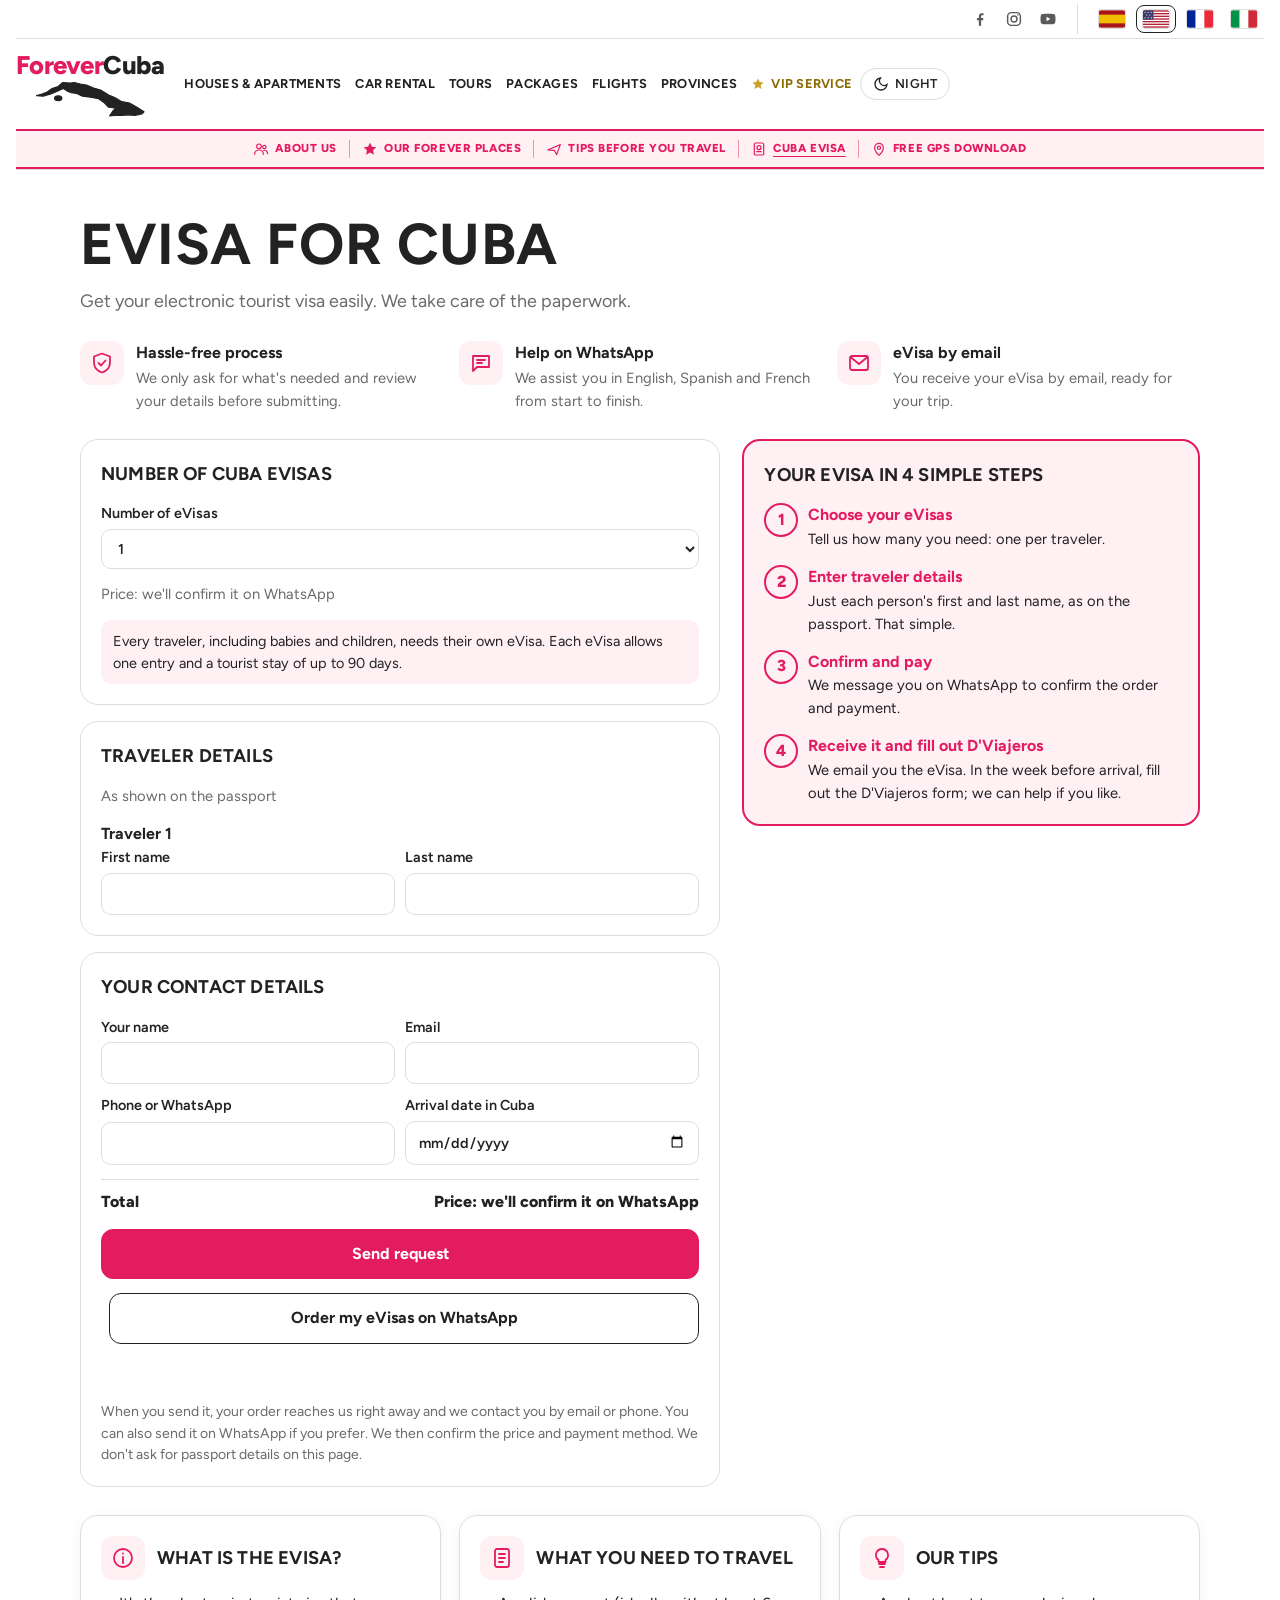
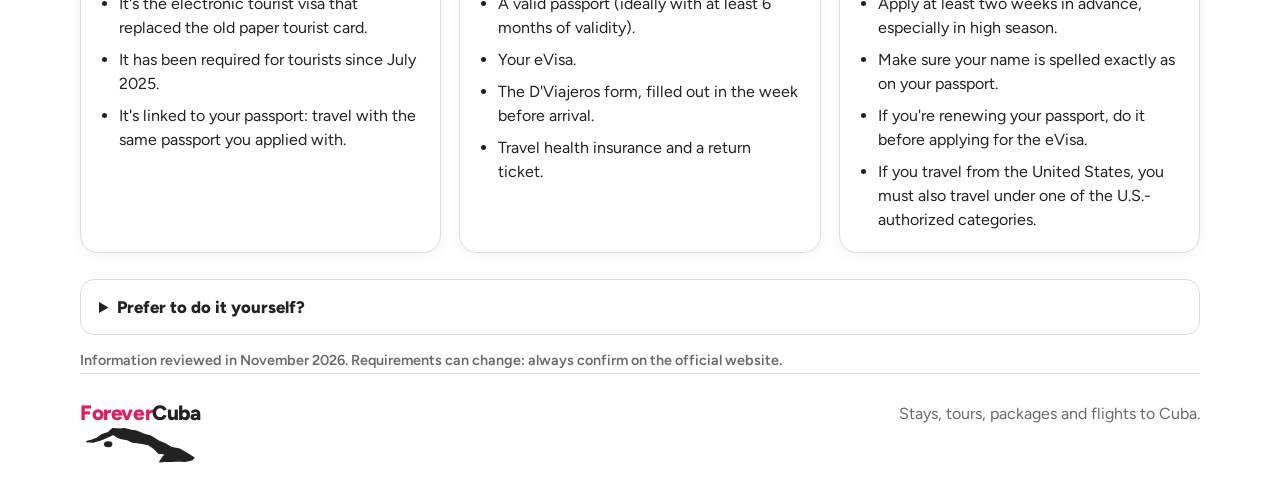
<file: evisa.html>
<!doctype html>
<html lang="es" data-theme="light">
<head>
<meta charset="utf-8">
<meta name="viewport" content="width=device-width, initial-scale=1, viewport-fit=cover">
<title>eVisa Cuba · ForeverCuba</title>
<meta name="description" content="Pide tu visa electrónica (eVisa) para viajar a Cuba. ForeverCuba te ayuda con el trámite.">
<link rel="preconnect" href="https://fonts.googleapis.com">
<link rel="preconnect" href="https://fonts.gstatic.com" crossorigin>
<link rel="stylesheet" href="https://fonts.googleapis.com/css2?family=Figtree:wght@400;500;600;700;800&display=swap">
<link rel="stylesheet" href="estilo.css">
<style>
.cj-hero { padding-top: 36px; max-width: 780px; }
.cj-hero h1 { font-size: clamp(2.1rem, 5.5vw, 3.6rem); line-height: 1.05; margin-block: 8px 12px; }
.cj-hero .lead { font-size: 1.12rem; color: var(--muted); max-width: 60ch; }
.cj-check { display: inline-flex; align-items: center; gap: 8px; margin-top: 14px; font-size: .9rem; font-weight: 600; color: var(--muted); }
.cj-grid { display: grid; grid-template-columns: repeat(auto-fill, minmax(min(100%, 340px), 1fr)); gap: 18px; margin-top: 28px; }
.cj-card { background: var(--surface); border: 1px solid var(--line); border-radius: 18px; padding: 20px; display: grid; gap: 12px; align-content: start; box-shadow: 0 2px 14px rgba(0, 0, 0, .05); }
.cj-card header { display: flex; align-items: center; gap: 12px; }
.cj-ico { width: 44px; height: 44px; border-radius: 12px; background: #FFF0F4; display: grid; place-items: center; flex: none; }
:root[data-theme="dark"] .cj-ico { background: #2A1620; }
.cj-ico svg { width: 24px; height: 24px; fill: none; stroke: #E31C5F; stroke-width: 1.8; stroke-linecap: round; stroke-linejoin: round; }
.cj-card h2 { font-size: 1.15rem; }
.cj-card ul { margin: 0; padding-left: 18px; display: grid; gap: 8px; }
.cj-card li { line-height: 1.5; }
.cj-card.us { border-color: #E31C5F; }
.cj-links { margin-top: 28px; background: #FFF0F4; border: 2px solid #E31C5F; border-radius: 18px; padding: 20px; display: grid; gap: 10px; }
:root[data-theme="dark"] .cj-links { background: #2A1620; }
.cj-links h2 { font-size: 1.15rem; }
.cj-links ul { margin: 0; padding-left: 18px; display: grid; gap: 6px; }
.cj-links a { color: #E31C5F; font-weight: 700; }
.cj-help { margin-top: 28px; display: flex; flex-wrap: wrap; gap: 14px; align-items: center; justify-content: space-between; background: var(--surface); border: 1px solid var(--line); border-radius: 18px; padding: 20px; }
.cj-help p { font-weight: 600; max-width: 60ch; }
.ev-steps { list-style: none; margin: 0; padding: 0; display: grid; gap: 12px; counter-reset: s; }
.ev-steps li { counter-increment: s; display: grid; grid-template-columns: 36px minmax(0, 1fr); gap: 12px; align-items: start; }
.ev-steps li::before { content: counter(s); width: 32px; height: 32px; border-radius: 50%; background: #E31C5F; color: #fff; font-weight: 800; display: grid; place-items: center; }
.ev-form { display: grid; gap: 12px; }
.ev-form .two { display: grid; grid-template-columns: repeat(auto-fit, minmax(min(100%, 180px), 1fr)); gap: 12px; }
.ev-wide { grid-column: 1 / -1; }
.ev-trust { display: grid; grid-template-columns: repeat(auto-fit, minmax(min(100%, 240px), 1fr)); gap: 16px; margin-top: 26px; }
.ev-trust div { display: grid; grid-template-columns: 44px minmax(0, 1fr); gap: 12px; align-items: start; }
.ev-trust b { display: block; margin-bottom: 2px; }
.ev-trust p { color: var(--muted); font-size: .92rem; }
.ev-main { display: grid; grid-template-columns: minmax(0, 1.4fr) minmax(0, 1fr); gap: 22px; margin-top: 26px; align-items: start; }
.ev-box { background: var(--surface); border: 1px solid var(--line); border-radius: 18px; padding: 20px; display: grid; gap: 14px; }
.ev-box h2 { font-size: 1.15rem; }
.ev-note { background: #FFF0F4; border-radius: 10px; padding: 10px 12px; font-size: .9rem; }
:root[data-theme="dark"] .ev-note { background: #2A1620; }
.ev-trav { display: grid; gap: 10px; }
.ev-trav .row { display: grid; grid-template-columns: repeat(auto-fit, minmax(min(100%, 170px), 1fr)); gap: 10px; }
.ev-trav p { font-weight: 700; }
.ev-sum { display: flex; justify-content: space-between; gap: 10px; font-weight: 800; padding-top: 10px; border-top: 1px solid var(--line); font-variant-numeric: tabular-nums; }
.ev-side { position: sticky; top: 190px; background: #FFF0F4; border: 2px solid #E31C5F; border-radius: 18px; padding: 20px; display: grid; gap: 14px; }
:root[data-theme="dark"] .ev-side { background: #2A1620; }
.ev-side h2 { font-size: 1.15rem; }
.ev-side ol { list-style: none; margin: 0; padding: 0; display: grid; gap: 14px; counter-reset: s; }
.ev-side li { counter-increment: s; display: grid; grid-template-columns: 34px minmax(0, 1fr); gap: 10px; }
.ev-side li::before { content: counter(s); width: 30px; height: 30px; border-radius: 50%; border: 2px solid #E31C5F; color: #E31C5F; font-weight: 800; display: grid; place-items: center; }
.ev-side b { display: block; color: #E31C5F; }
.ev-side p { font-size: .92rem; }
.ev-diy { margin-top: 26px; }
.ev-diy summary { cursor: pointer; font-weight: 800; font-size: 1.05rem; padding: 14px 18px; border: 1px solid var(--line); border-radius: 14px; background: var(--surface); }
@media (max-width: 900px) { .ev-main { grid-template-columns: minmax(0, 1fr); } .ev-side { position: static; } }
</style>
<script>try{if(sessionStorage.getItem("fc-vip")==="1")document.documentElement.classList.add("modo-vip")}catch(e){}</script>
</head>
<body>

<header class="top">
  <div class="topbar"><div class="wrap topbar-in">
    <div class="redes" aria-label="Redes sociales">
      <a class="red" data-red="facebook" href="https://www.facebook.com/" target="_blank" rel="noopener" aria-label="Facebook"><svg viewBox="0 0 24 24" aria-hidden="true"><path d="M13.5 21v-7.5h2.6l.4-3h-3V8.6c0-.9.3-1.5 1.6-1.5h1.6V4.4c-.3 0-1.2-.1-2.3-.1-2.3 0-3.9 1.4-3.9 4v2.2H7.9v3h2.6V21z"/></svg></a>
      <a class="red" data-red="instagram" href="https://www.instagram.com/" target="_blank" rel="noopener" aria-label="Instagram"><svg viewBox="0 0 24 24" aria-hidden="true" class="ln"><rect x="3.5" y="3.5" width="17" height="17" rx="5"/><circle cx="12" cy="12" r="4"/><circle cx="17.3" cy="6.7" r="1" class="dot"/></svg></a>
      <a class="red" data-red="youtube" href="https://www.youtube.com/" target="_blank" rel="noopener" aria-label="YouTube"><svg viewBox="0 0 24 24" aria-hidden="true"><path d="M21.6 7.2a2.6 2.6 0 0 0-1.8-1.8C18.2 5 12 5 12 5s-6.2 0-7.8.4a2.6 2.6 0 0 0-1.8 1.8C2 8.8 2 12 2 12s0 3.2.4 4.8a2.6 2.6 0 0 0 1.8 1.8C5.8 19 12 19 12 19s6.2 0 7.8-.4a2.6 2.6 0 0 0 1.8-1.8c.4-1.6.4-4.8.4-4.8s0-3.2-.4-4.8zM10 15V9l5.2 3z"/></svg></a>
    </div>
    <div class="langs" role="group" aria-label="Idioma / Language / Langue">
      <button type="button" class="lang" data-lang="es" aria-label="Español"><svg viewBox="0 0 30 20" aria-hidden="true"><rect width="30" height="20" fill="#AA151B"/><rect y="5" width="30" height="10" fill="#F1BF00"/></svg></button>
      <button type="button" class="lang" data-lang="en" aria-label="English"><svg viewBox="0 0 30 20" aria-hidden="true"><rect width="30" height="20" fill="#FFFFFF"/><g fill="#B22234"><rect y="0" width="30" height="1.54"/><rect y="3.08" width="30" height="1.54"/><rect y="6.15" width="30" height="1.54"/><rect y="9.23" width="30" height="1.54"/><rect y="12.31" width="30" height="1.54"/><rect y="15.38" width="30" height="1.54"/><rect y="18.46" width="30" height="1.54"/></g><rect width="12" height="10.77" fill="#3C3B6E"/><g fill="#FFFFFF"><circle cx="2.4" cy="2.2" r=".7"/><circle cx="6" cy="2.2" r=".7"/><circle cx="9.6" cy="2.2" r=".7"/><circle cx="4.2" cy="5.4" r=".7"/><circle cx="7.8" cy="5.4" r=".7"/><circle cx="2.4" cy="8.6" r=".7"/><circle cx="6" cy="8.6" r=".7"/><circle cx="9.6" cy="8.6" r=".7"/></g></svg></button>
      <button type="button" class="lang" data-lang="fr" aria-label="Français"><svg viewBox="0 0 30 20" aria-hidden="true"><rect width="10" height="20" fill="#002395"/><rect x="10" width="10" height="20" fill="#FFFFFF"/><rect x="20" width="10" height="20" fill="#ED2939"/></svg></button>
      <button type="button" class="lang" data-lang="it" aria-label="Italiano"><svg viewBox="0 0 30 20" aria-hidden="true"><rect width="10" height="20" fill="#009246"/><rect x="10" width="10" height="20" fill="#FFFFFF"/><rect x="20" width="10" height="20" fill="#CE2B37"/></svg></button>
    </div>
  </div></div>
  <div class="wrap">
    <a class="brand" href="index.html"><svg class="cuba-map" viewBox="-1 0 109 36" aria-hidden="true"><path d="M0.5 14.4 L6.0 13.0 L11.0 11.0 L16.0 7.5 L22.0 5.5 L26.5 1.5 L34.0 2.0 L38.0 1.5 L44.0 3.0 L50.0 4.0 L57.0 7.0 L64.0 9.0 L72.0 14.0 L78.0 16.5 L85.0 20.5 L93.0 22.0 L100.0 26.0 L107.0 30.5 L105.0 32.5 L98.0 34.0 L92.0 33.5 L85.0 34.0 L78.0 34.2 L73.0 34.5 L76.0 30.0 L79.0 27.0 L72.0 26.0 L67.0 21.0 L62.0 17.5 L54.0 16.0 L46.0 15.0 L41.0 12.5 L35.0 11.5 L31.0 10.0 L27.0 7.5 L20.0 10.5 L14.0 13.0 L7.0 15.0Z"/><ellipse cx="22" cy="17" rx="3.6" ry="2.4"/></svg><span class="word">Forever<span>Cuba</span></span></a>
    <nav aria-label="Menu">
      <a href="index.html#rentas" data-i18n="nav_rent">Casas y apartamentos</a>
      <a href="index.html#autos" data-i18n="nav_cars">Renta de autos</a>
      <a href="index.html#tours" data-i18n="nav_tours">Tours</a>
      <a href="index.html#paquetes" data-i18n="nav_pack">Paquetes</a>
      <a href="index.html#vuelos" data-i18n="nav_fly">Vuelos</a>
      <a href="index.html#provincias" data-i18n="nav_prov">Provincias</a>
      <a href="index.html#vip" class="nav-vip"><svg viewBox="0 0 24 24" aria-hidden="true"><path d="M12 2.5l2.9 6.1 6.6.8-4.9 4.6 1.3 6.6L12 17.3 6.1 20.6l1.3-6.6L2.5 9.4l6.6-.8z"/></svg><span data-i18n="nav_vip">Servicio VIP</span></a>
      <button type="button" class="theme-btn" id="themeBtn"></button>
    </nav>
  </div>
  <div class="forever-bar"><div class="wrap"><nav class="fbar-links" aria-label="Forever">
    <a href="nosotros.html"><svg viewBox="0 0 24 24" aria-hidden="true"><circle cx="9" cy="8" r="3.5"/><path d="M2.5 20a6.5 6.5 0 0 1 13 0"/><circle cx="17" cy="9" r="2.5"/><path d="M16 14a5 5 0 0 1 6 5"/></svg><span class="fbar-t" data-i18n="fbar0">Quiénes somos</span></a>
    <span class="fbar-sep" aria-hidden="true"></span>
    <a href="lugares.html"><svg viewBox="0 0 24 24" aria-hidden="true"><path d="M12 2.5l2.9 6.1 6.6.8-4.9 4.6 1.3 6.6L12 17.3 6.1 20.6l1.3-6.6L2.5 9.4l6.6-.8z"/></svg><span class="fbar-t" data-i18n="fbar">Nuestros lugares Forever</span></a>
    <span class="fbar-sep" aria-hidden="true"></span>
    <a href="consejos.html"><svg viewBox="0 0 24 24" aria-hidden="true"><path d="M2.5 13.5l19-8-5.5 15-3.5-6.5z"/></svg><span class="fbar-t" data-i18n="fbar2">Consejos antes de viajar</span></a>
    <span class="fbar-sep" aria-hidden="true"></span>
    <a href="evisa.html" aria-current="page"><svg viewBox="0 0 24 24" aria-hidden="true"><rect x="5" y="3" width="14" height="18" rx="2"/><circle cx="12" cy="10" r="3"/><path d="M8.5 16h7"/></svg><span class="fbar-t" data-i18n="fbar3">eVisa Cuba</span></a>
    <span class="fbar-sep" aria-hidden="true"></span>
    <a href="https://maps.me/" target="_blank" rel="noopener"><svg viewBox="0 0 24 24" aria-hidden="true"><path d="M12 21.5s6.5-6 6.5-11.5a6.5 6.5 0 0 0-13 0c0 5.5 6.5 11.5 6.5 11.5z"/><circle cx="12" cy="10" r="2.4"/></svg><span class="fbar-t" data-i18n="fbar4">Descarga GPS gratis</span></a>
  </nav></div></div>
</header>

<main class="wrap" id="page"></main>

<footer class="wrap">
  <a class="brand" href="index.html"><svg class="cuba-map" viewBox="-1 0 109 36" aria-hidden="true"><path d="M0.5 14.4 L6.0 13.0 L11.0 11.0 L16.0 7.5 L22.0 5.5 L26.5 1.5 L34.0 2.0 L38.0 1.5 L44.0 3.0 L50.0 4.0 L57.0 7.0 L64.0 9.0 L72.0 14.0 L78.0 16.5 L85.0 20.5 L93.0 22.0 L100.0 26.0 L107.0 30.5 L105.0 32.5 L98.0 34.0 L92.0 33.5 L85.0 34.0 L78.0 34.2 L73.0 34.5 L76.0 30.0 L79.0 27.0 L72.0 26.0 L67.0 21.0 L62.0 17.5 L54.0 16.0 L46.0 15.0 L41.0 12.5 L35.0 11.5 L31.0 10.0 L27.0 7.5 L20.0 10.5 L14.0 13.0 L7.0 15.0Z"/><ellipse cx="22" cy="17" rx="3.6" ry="2.4"/></svg><span class="word">Forever<span>Cuba</span></span></a>
  <p data-i18n="foot">Rentas, tours, paquetes y vuelos a Cuba.</p>
</footer>

<script src="comun.js"></script>
<script>
(function () {
  /* Precio por eVisa en USD. Déjalo en null para mostrar "te lo confirmamos". Ej: var PRECIO = 45; */
  var PRECIO = null;
  var I = {
    shield: '<path d="M12 2.5l8 3v6c0 5-3.5 8.6-8 10-4.5-1.4-8-5-8-10v-6z"/><path d="M8.5 12l2.5 2.5 4.5-5"/>',
    chat: '<path d="M4 5h16v11H8l-4 4z"/><path d="M8 9h8M8 12h5"/>',
    mail: '<rect x="3" y="5" width="18" height="14" rx="2"/><path d="M3.5 6l8.5 7 8.5-7"/>',
    info: '<circle cx="12" cy="12" r="9"/><path d="M12 11v6M12 7.5v.01"/>',
    doc: '<rect x="5" y="3" width="14" height="18" rx="2"/><path d="M9 8h6M9 12h6M9 16h4"/>',
    tip: '<path d="M9 18h6M10 21h4"/><path d="M12 3a6 6 0 0 0-3.5 10.9V16h7v-2.1A6 6 0 0 0 12 3z"/>'
  };
  var TX = {
    es: { nav_rent: "Casas y apartamentos", nav_cars: "Renta de autos", nav_tours: "Tours", nav_pack: "Paquetes", nav_fly: "Vuelos", nav_prov: "Provincias", nav_vip: "Servicio VIP",
      fbar: "Nuestros lugares Forever", fbar2: "Consejos antes de viajar", fbar0: "Quiénes somos", fbar4: "Descarga GPS gratis", fbar3: "eVisa Cuba", night: "Noche", day: "Día", to_night: "Cambiar a modo noche", to_day: "Cambiar a modo día", foot: "Rentas, tours, paquetes y vuelos a Cuba.",
      h1: "eVisa para Cuba", lead: "Obtén fácilmente tu visa electrónica de turista. Nosotros nos encargamos del trámite.",
      t1h: "Trámite sin complicaciones", t1: "Te pedimos solo lo necesario y revisamos tus datos antes de enviarlos.", t2h: "Atención por WhatsApp", t2: "Te acompañamos en español, inglés y francés de principio a fin.", t3h: "eVisa por correo", t3: "Recibes tu eVisa en tu correo electrónico, lista para el viaje.",
      count_h: "Número de eVisas para Cuba", count_l: "Número de eVisas", per: "por eVisa", ask_price: "Precio: te lo confirmamos por WhatsApp",
      note: "Cada viajero, incluidos bebés y niños, necesita su propia eVisa. Cada eVisa permite una entrada y una estancia turística de hasta 90 días.",
      trav_h: "Datos de los viajeros", trav: "Viajero", first: "Nombre", last: "Apellido", same: "Igual que en el pasaporte",
      contact_h: "Tus datos de contacto", c_name: "Tu nombre", c_mail: "Correo electrónico", c_phone: "Teléfono o WhatsApp", c_date: "Fecha de llegada a Cuba",
      total: "Total", send: "Pedir mis eVisas por WhatsApp", sent_note: "Al enviar, tu pedido nos llega al momento y te contactamos por correo o por teléfono. Si prefieres, también puedes enviarlo por WhatsApp. Ahí confirmamos el precio y la forma de pago. No pedimos datos del pasaporte en esta página.",
      side_h: "Tu eVisa en 4 pasos simples",
      s1h: "Elige tus eVisas", s1: "Indica cuántas necesitas: una por cada viajero.",
      s2h: "Escribe los datos de los viajeros", s2: "Solo nombre y apellido de cada uno, como en el pasaporte. Así de simple.",
      s3h: "Confirma y paga", s3: "Te escribimos por WhatsApp para confirmar el pedido y el pago.",
      s4h: "Recíbela y llena D'Viajeros", s4: "Te enviamos la eVisa por correo. En la semana antes de llegar, llena el formulario D'Viajeros; si quieres, te ayudamos.",
      what_h: "¿Qué es la eVisa?", what: ["Es la visa electrónica de turista que reemplazó a la antigua tarjeta del turista de papel.", "Es obligatoria para los turistas desde julio de 2025.", "Queda vinculada a tu pasaporte: viaja con el mismo pasaporte con el que la pediste."],
      need_h: "Qué necesitas para viajar", need: ["Pasaporte vigente (recomendado con al menos 6 meses de validez).", "Tu eVisa.", "El formulario D'Viajeros, que se llena en la semana antes de llegar.", "Seguro médico de viaje y boleto de regreso."],
      tips_h: "Nuestros consejos", tips: ["Pídela con al menos dos semanas de anticipación, sobre todo en temporada alta.", "Revisa que tu nombre esté escrito igual que en el pasaporte.", "Si vas a renovar tu pasaporte, hazlo antes de pedir la eVisa.", "Si viajas desde Estados Unidos, además debes viajar bajo una de las categorías autorizadas por EE. UU."],
      diy_h: "¿Prefieres hacerlo tú mismo?", diy: ["Entra a la página oficial evisacuba.cu.", "Llena el formulario con tus datos exactamente como en tu pasaporte.", "Paga en línea y guarda el comprobante.", "Espera la respuesta en tu correo (puede tardar hasta 72 horas hábiles) y revisa también la carpeta de spam.", "En la semana antes de llegar, llena D'Viajeros en dviajeros.mitrans.gob.cu."],
      official: "Ir a la página oficial", check: "Información revisada en noviembre de 2026. Los requisitos pueden cambiar: confírmalos siempre en la página oficial.",
      m_head: "Hola ForeverCuba, quiero pedir eVisas para Cuba.", m_count: "Número de eVisas", m_trav: "Viajeros", m_contact: "Contacto", m_date: "Llegada", m_total: "Total" },
    en: { nav_rent: "Houses & apartments", nav_cars: "Car rental", nav_tours: "Tours", nav_pack: "Packages", nav_fly: "Flights", nav_prov: "Provinces", nav_vip: "VIP service",
      fbar: "Our Forever places", fbar2: "Tips before you travel", fbar0: "About us", fbar4: "Free GPS download", fbar3: "Cuba eVisa", night: "Night", day: "Day", to_night: "Switch to night mode", to_day: "Switch to day mode", foot: "Stays, tours, packages and flights to Cuba.",
      h1: "eVisa for Cuba", lead: "Get your electronic tourist visa easily. We take care of the paperwork.",
      t1h: "Hassle-free process", t1: "We only ask for what's needed and review your details before submitting.", t2h: "Help on WhatsApp", t2: "We assist you in English, Spanish and French from start to finish.", t3h: "eVisa by email", t3: "You receive your eVisa by email, ready for your trip.",
      count_h: "Number of Cuba eVisas", count_l: "Number of eVisas", per: "per eVisa", ask_price: "Price: we'll confirm it on WhatsApp",
      note: "Every traveler, including babies and children, needs their own eVisa. Each eVisa allows one entry and a tourist stay of up to 90 days.",
      trav_h: "Traveler details", trav: "Traveler", first: "First name", last: "Last name", same: "As shown on the passport",
      contact_h: "Your contact details", c_name: "Your name", c_mail: "Email", c_phone: "Phone or WhatsApp", c_date: "Arrival date in Cuba",
      total: "Total", send: "Order my eVisas on WhatsApp", sent_note: "When you send it, your order reaches us right away and we contact you by email or phone. You can also send it on WhatsApp if you prefer. We then confirm the price and payment method. We don't ask for passport details on this page.",
      side_h: "Your eVisa in 4 simple steps",
      s1h: "Choose your eVisas", s1: "Tell us how many you need: one per traveler.",
      s2h: "Enter traveler details", s2: "Just each person's first and last name, as on the passport. That simple.",
      s3h: "Confirm and pay", s3: "We message you on WhatsApp to confirm the order and payment.",
      s4h: "Receive it and fill out D'Viajeros", s4: "We email you the eVisa. In the week before arrival, fill out the D'Viajeros form; we can help if you like.",
      what_h: "What is the eVisa?", what: ["It's the electronic tourist visa that replaced the old paper tourist card.", "It has been required for tourists since July 2025.", "It's linked to your passport: travel with the same passport you applied with."],
      need_h: "What you need to travel", need: ["A valid passport (ideally with at least 6 months of validity).", "Your eVisa.", "The D'Viajeros form, filled out in the week before arrival.", "Travel health insurance and a return ticket."],
      tips_h: "Our tips", tips: ["Apply at least two weeks in advance, especially in high season.", "Make sure your name is spelled exactly as on your passport.", "If you're renewing your passport, do it before applying for the eVisa.", "If you travel from the United States, you must also travel under one of the U.S.-authorized categories."],
      diy_h: "Prefer to do it yourself?", diy: ["Go to the official website evisacuba.cu.", "Fill out the form exactly as your passport shows.", "Pay online and keep the receipt.", "Wait for the answer by email (up to 72 business hours) and check your spam folder.", "In the week before arrival, fill out D'Viajeros at dviajeros.mitrans.gob.cu."],
      official: "Go to the official website", check: "Information reviewed in November 2026. Requirements can change: always confirm on the official website.",
      m_head: "Hi ForeverCuba, I'd like to order Cuba eVisas.", m_count: "Number of eVisas", m_trav: "Travelers", m_contact: "Contact", m_date: "Arrival", m_total: "Total" },
    fr: { nav_rent: "Maisons et appartements", nav_cars: "Location de voitures", nav_tours: "Excursions", nav_pack: "Forfaits", nav_fly: "Vols", nav_prov: "Provinces", nav_vip: "Service VIP",
      fbar: "Nos lieux Forever", fbar2: "Conseils avant de partir", fbar0: "Qui sommes-nous", fbar4: "GPS gratuit", fbar3: "eVisa Cuba", night: "Nuit", day: "Jour", to_night: "Passer en mode nuit", to_day: "Passer en mode jour", foot: "Logements, excursions, forfaits et vols vers Cuba.",
      h1: "eVisa pour Cuba", lead: "Obtenez facilement votre visa touristique électronique. Nous nous occupons de la démarche.",
      t1h: "Démarche simple", t1: "Nous ne demandons que l'essentiel et vérifions vos données avant de les envoyer.", t2h: "Aide sur WhatsApp", t2: "Nous vous accompagnons en français, espagnol et anglais du début à la fin.", t3h: "eVisa par e-mail", t3: "Vous recevez votre eVisa par e-mail, prêt pour le voyage.",
      count_h: "Nombre d'eVisas pour Cuba", count_l: "Nombre d'eVisas", per: "par eVisa", ask_price: "Prix : nous vous le confirmons sur WhatsApp",
      note: "Chaque voyageur, bébés et enfants compris, a besoin de son propre eVisa. Chaque eVisa permet une entrée et un séjour touristique de 90 jours maximum.",
      trav_h: "Données des voyageurs", trav: "Voyageur", first: "Prénom", last: "Nom", same: "Comme sur le passeport",
      contact_h: "Vos coordonnées", c_name: "Votre nom", c_mail: "E-mail", c_phone: "Téléphone ou WhatsApp", c_date: "Date d'arrivée à Cuba",
      total: "Total", send: "Commander mes eVisas sur WhatsApp", sent_note: "Dès l'envoi, votre commande nous parvient et nous vous contactons par e-mail ou par téléphone. Vous pouvez aussi l'envoyer sur WhatsApp. Nous confirmons ensuite le prix et le mode de paiement. Nous ne demandons pas les données du passeport sur cette page.",
      side_h: "Votre eVisa en 4 étapes simples",
      s1h: "Choisissez vos eVisas", s1: "Indiquez combien il vous en faut : un par voyageur.",
      s2h: "Saisissez les données des voyageurs", s2: "Seulement le prénom et le nom de chacun, comme sur le passeport. C'est tout.",
      s3h: "Confirmez et payez", s3: "Nous vous écrivons sur WhatsApp pour confirmer la commande et le paiement.",
      s4h: "Recevez-le et remplissez D'Viajeros", s4: "Nous vous envoyons l'eVisa par e-mail. Dans la semaine avant l'arrivée, remplissez le formulaire D'Viajeros ; nous pouvons vous aider.",
      what_h: "Qu'est-ce que l'eVisa ?", what: ["C'est le visa touristique électronique qui a remplacé l'ancienne carte de tourisme en papier.", "Il est obligatoire pour les touristes depuis juillet 2025.", "Il est lié à votre passeport : voyagez avec le même passeport que celui de la demande."],
      need_h: "Ce qu'il faut pour voyager", need: ["Un passeport valide (idéalement au moins 6 mois de validité).", "Votre eVisa.", "Le formulaire D'Viajeros, à remplir dans la semaine avant l'arrivée.", "Une assurance santé de voyage et un billet retour."],
      tips_h: "Nos conseils", tips: ["Faites la demande au moins deux semaines à l'avance, surtout en haute saison.", "Vérifiez que votre nom est écrit exactement comme sur votre passeport.", "Si vous devez renouveler votre passeport, faites-le avant de demander l'eVisa.", "Si vous partez des États-Unis, vous devez aussi voyager dans l'une des catégories autorisées par les États-Unis."],
      diy_h: "Vous préférez le faire vous-même ?", diy: ["Allez sur le site officiel evisacuba.cu.", "Remplissez le formulaire exactement comme sur votre passeport.", "Payez en ligne et gardez le reçu.", "Attendez la réponse par e-mail (jusqu'à 72 heures ouvrables) et vérifiez vos spams.", "Dans la semaine avant l'arrivée, remplissez D'Viajeros sur dviajeros.mitrans.gob.cu."],
      official: "Aller sur le site officiel", check: "Informations vérifiées en novembre 2026. Les conditions peuvent changer : confirmez-les toujours sur le site officiel.",
      m_head: "Bonjour ForeverCuba, je souhaite commander des eVisas pour Cuba.", m_count: "Nombre d'eVisas", m_trav: "Voyageurs", m_contact: "Contact", m_date: "Arrivée", m_total: "Total" }, it: { nav_rent: "Case e appartamenti", nav_cars: "Noleggio auto", nav_tours: "Escursioni", nav_pack: "Pacchetti", nav_fly: "Voli", nav_prov: "Province", nav_vip: "Servizio VIP",
      fbar: "I nostri posti Forever", fbar2: "Consigli prima di partire", fbar0: "Chi siamo", fbar4: "GPS gratis", fbar3: "eVisa Cuba", night: "Notte", day: "Giorno", to_night: "Passa alla modalità notte", to_day: "Passa alla modalità giorno", foot: "Alloggi, escursioni, pacchetti e voli per Cuba.",
      h1: "eVisa per Cuba", lead: "Ottieni facilmente il tuo visto turistico elettronico. Pensiamo noi alla pratica.",
      t1h: "Pratica semplice", t1: "Chiediamo solo l'essenziale e controlliamo i tuoi dati prima di inviarli.", t2h: "Aiuto su WhatsApp", t2: "Ti accompagniamo in spagnolo, inglese e francese dall'inizio alla fine.", t3h: "eVisa via e-mail", t3: "Ricevi la tua eVisa via e-mail, pronta per il viaggio.",
      count_h: "Numero di eVisa per Cuba", count_l: "Numero di eVisa", per: "per eVisa", ask_price: "Prezzo: te lo confermiamo su WhatsApp",
      note: "Ogni viaggiatore, neonati e bambini compresi, ha bisogno della propria eVisa. Ogni eVisa consente un ingresso e un soggiorno turistico di massimo 90 giorni.",
      trav_h: "Dati dei viaggiatori", trav: "Viaggiatore", first: "Nome", last: "Nome", same: "Come sul passaporto",
      contact_h: "I tuoi dati di contatto", c_name: "Il tuo nome", c_mail: "E-mail", c_phone: "Telefono o WhatsApp", c_date: "Data di arrivo a Cuba",
      total: "Totale", send: "Ordina le mie eVisa su WhatsApp", sent_note: "Appena lo invii, il tuo ordine ci arriva e ti contattiamo via e-mail o per telefono. Se preferisci, puoi inviarlo anche su WhatsApp. Poi confermiamo il prezzo e il metodo di pagamento. In questa pagina non chiediamo i dati del passaporto.",
      side_h: "La tua eVisa in 4 semplici passi",
      s1h: "Scegli le tue eVisa", s1: "Indica quante te ne servono: una per viaggiatore.",
      s2h: "Inserisci i dati dei viaggiatori", s2: "Solo nome e cognome di ciascuno, come sul passaporto. Nient'altro.",
      s3h: "Conferma e paga", s3: "Ti scriviamo su WhatsApp per confermare l'ordine e il pagamento.",
      s4h: "Ricevila e compila D'Viajeros", s4: "Ti inviamo l'eVisa via e-mail. Nella settimana prima dell'arrivo compila il modulo D'Viajeros; possiamo aiutarti.",
      what_h: "Che cos'è l'eVisa?", what: ["È il visto turistico elettronico che ha sostituito la vecchia carta turistica di carta.", "È obbligatoria per i turisti da luglio 2025.", "È collegata al tuo passaporto: viaggia con lo stesso passaporto usato nella richiesta."],
      need_h: "Cosa serve per viaggiare", need: ["Un passaporto valido (idealmente con almeno 6 mesi di validità).", "La tua eVisa.", "Il modulo D'Viajeros, da compilare nella settimana prima dell'arrivo.", "Un'assicurazione sanitaria di viaggio e un biglietto di ritorno."],
      tips_h: "I nostri consigli", tips: ["Fai la richiesta almeno due settimane prima, soprattutto in alta stagione.", "Controlla che il tuo nome sia scritto esattamente come sul passaporto.", "Se devi rinnovare il passaporto, fallo prima di richiedere l'eVisa.", "Se parti dagli Stati Uniti, devi anche viaggiare in una delle categorie autorizzate dagli Stati Uniti."],
      diy_h: "Preferisci farlo da solo?", diy: ["Vai al sito ufficiale evisacuba.cu.", "Compila il modulo esattamente come sul passaporto.", "Paga online e conserva la ricevuta.", "Attendi la risposta via e-mail (fino a 72 ore lavorative) e controlla lo spam.", "Nella settimana prima dell'arrivo, compila D'Viajeros su dviajeros.mitrans.gob.cu."],
      official: "Vai al sito ufficiale", check: "Informazioni verificate a novembre 2026. I requisiti possono cambiare: confermali sempre sul sito ufficiale.",
      m_head: "Ciao ForeverCuba, vorrei ordinare delle eVisa per Cuba.", m_count: "Numero di eVisa", m_trav: "Viaggiatori", m_contact: "Contatto", m_date: "Arrivo", m_total: "Totale" }
  };
  var lang = FC.idioma(), esc = FC.esc, state = { n: 1, trav: [{ f: "", l: "" }], c: { name: "", mail: "", phone: "", date: "" } };
  function $(s) { return document.querySelector(s); }
  function T(k) { return (TX[lang] && TX[lang][k]) || TX.es[k] || k; }
  function svg(p) { return '<svg viewBox="0 0 24 24" aria-hidden="true">' + p + '</svg>'; }
  function card(ico, h, items) { return '<article class="cj-card"><header><span class="cj-ico">' + svg(I[ico]) + '</span><h2>' + esc(h) + '</h2></header><ul>' + items.map(function (x) { return '<li>' + esc(x) + '</li>'; }).join("") + '</ul></article>'; }
  function opts() { var o = ""; for (var i = 1; i <= 10; i++) o += '<option value="' + i + '"' + (i === state.n ? " selected" : "") + '>' + i + (PRECIO ? " · $" + PRECIO + " USD " + T("per") : "") + '</option>'; return o; }
  function travHtml() {
    var out = "";
    for (var i = 0; i < state.n; i++) {
      var t = state.trav[i] || { f: "", l: "" };
      out += '<div><p>' + esc(T("trav")) + ' ' + (i + 1) + '</p><div class="row"><label for="tf' + i + '">' + esc(T("first")) + '<input id="tf' + i + '" data-t="' + i + '" data-k="f" required value="' + esc(t.f) + '"></label>' +
        '<label for="tl' + i + '">' + esc(T("last")) + '<input id="tl' + i + '" data-t="' + i + '" data-k="l" required value="' + esc(t.l) + '"></label></div></div>';
    }
    return out;
  }
  function totalTxt() { return PRECIO ? "$" + (PRECIO * state.n) + " USD" : T("ask_price"); }
  function render() {
    $("#page").innerHTML =
      '<div class="cj-hero"><h1>' + esc(T("h1")) + '</h1><p class="lead">' + esc(T("lead")) + '</p></div>' +
      '<div class="ev-trust">' +
        '<div><span class="cj-ico">' + svg(I.shield) + '</span><span><b>' + esc(T("t1h")) + '</b><p>' + esc(T("t1")) + '</p></span></div>' +
        '<div><span class="cj-ico">' + svg(I.chat) + '</span><span><b>' + esc(T("t2h")) + '</b><p>' + esc(T("t2")) + '</p></span></div>' +
        '<div><span class="cj-ico">' + svg(I.mail) + '</span><span><b>' + esc(T("t3h")) + '</b><p>' + esc(T("t3")) + '</p></span></div></div>' +
      '<div class="ev-main"><form id="evForm" style="display:grid;gap:16px">' +
        '<section class="ev-box"><h2>' + esc(T("count_h")) + '</h2><label for="evCount">' + esc(T("count_l")) + '<select id="evCount">' + opts() + '</select></label>' +
          (PRECIO ? '' : '<p class="meta">' + esc(T("ask_price")) + '</p>') + '<p class="ev-note">' + esc(T("note")) + '</p></section>' +
        '<section class="ev-box"><h2>' + esc(T("trav_h")) + '</h2><p class="meta">' + esc(T("same")) + '</p><div class="ev-trav" id="evTrav">' + travHtml() + '</div></section>' +
        '<section class="ev-box"><h2>' + esc(T("contact_h")) + '</h2>' +
          '<div class="ev-trav"><div class="row"><label for="cName">' + esc(T("c_name")) + '<input id="cName" data-c="name" required autocomplete="name" value="' + esc(state.c.name) + '"></label>' +
          '<label for="cMail">' + esc(T("c_mail")) + '<input id="cMail" data-c="mail" type="email" required autocomplete="email" value="' + esc(state.c.mail) + '"></label></div>' +
          '<div class="row"><label for="cPhone">' + esc(T("c_phone")) + '<input id="cPhone" data-c="phone" type="tel" required autocomplete="tel" value="' + esc(state.c.phone) + '"></label>' +
          '<label for="cDate">' + esc(T("c_date")) + '<input id="cDate" data-c="date" type="date" value="' + esc(state.c.date) + '"></label></div></div>' +
          '<div class="ev-sum"><span>' + esc(T("total")) + '</span><span id="evTotal">' + esc(totalTxt()) + '</span></div>' +
          '<button class="btn primary" type="submit" id="evSend">' + esc(FC.st("send")) + '</button><button class="btn" type="button" id="evWa">' + esc(T("send")) + '</button><p class="status" id="evStatus" role="status"></p><p class="meta" style="font-size:.88rem">' + esc(T("sent_note")) + '</p></section>' +
      '</form>' +
      '<aside class="ev-side"><h2>' + esc(T("side_h")) + '</h2><ol>' +
        [1, 2, 3, 4].map(function (i) { return '<li><span><b>' + esc(T("s" + i + "h")) + '</b><p>' + esc(T("s" + i)) + '</p></span></li>'; }).join("") + '</ol></aside></div>' +
      '<div class="cj-grid">' + card("info", T("what_h"), T("what")) + card("doc", T("need_h"), T("need")) + card("tip", T("tips_h"), T("tips")) + '</div>' +
      '<details class="ev-diy"><summary>' + esc(T("diy_h")) + '</summary><div class="ev-box" style="margin-top:10px"><ol class="ev-steps">' +
        T("diy").map(function (x) { return '<li><span>' + esc(x) + '</span></li>'; }).join("") + '</ol><a class="btn" href="https://www.evisacuba.cu" target="_blank" rel="noopener">' + esc(T("official")) + ' →</a></div></details>' +
      '<p class="cj-check">' + esc(T("check")) + '</p>';
    $("#evCount").addEventListener("change", function () {
      state.n = +this.value; while (state.trav.length < state.n) state.trav.push({ f: "", l: "" });
      $("#evTrav").innerHTML = travHtml(); $("#evTotal").textContent = totalTxt();
    });
    $("#evForm").addEventListener("input", function (e) {
      var t = e.target;
      if (t.dataset.t) state.trav[+t.dataset.t][t.dataset.k] = t.value;
      if (t.dataset.c) state.c[t.dataset.c] = t.value;
    });
    function evMsg() {
      var lines = [T("m_head"), T("m_count") + ": " + state.n, T("m_trav") + ":"];
      for (var i = 0; i < state.n; i++) lines.push("- " + (state.trav[i].f + " " + state.trav[i].l).trim());
      lines.push(T("m_contact") + ": " + state.c.name + " · " + state.c.mail + (state.c.phone ? " · " + state.c.phone : ""));
      if (state.c.date) lines.push(T("m_date") + ": " + state.c.date);
      if (PRECIO) lines.push(T("m_total") + ": $" + (PRECIO * state.n) + " USD");
      return lines.join("\n");
    }
    $("#evForm").addEventListener("submit", function (e) {
      e.preventDefault();
      var st = $("#evStatus"), btn = $("#evSend");
      btn.disabled = true; st.className = "status"; st.textContent = FC.st("sending");
      FC.enviarSolicitud({ origen: "eVisa", asunto: "Pedido de eVisa (" + state.n + ") · " + state.c.name,
        nombre: state.c.name, telefono: state.c.phone, email: state.c.mail, mensaje: evMsg() })
        .then(function () { st.textContent = FC.st("ok"); st.className = "status ok"; })
        .catch(function () { st.textContent = FC.st("err"); st.className = "status bad"; })
        .then(function () { btn.disabled = false; });
    });
    $("#evWa").addEventListener("click", function () {
      if (!$("#evForm").reportValidity()) return;
      var url = (FC.CONFIG.whatsapp ? "https://wa.me/" + FC.CONFIG.whatsapp : "https://wa.me/") + "?text=" + encodeURIComponent(evMsg());
      window.open(url, "_blank", "noopener");
    });
  }
  var root = document.documentElement, tb = $("#themeBtn");
  var MOON = '<svg viewBox="0 0 24 24" aria-hidden="true"><path d="M21 12.8A9 9 0 1 1 11.2 3a7 7 0 0 0 9.8 9.8z"/></svg>';
  var SUN = '<svg viewBox="0 0 24 24" aria-hidden="true"><circle cx="12" cy="12" r="4.5"/><path d="M12 2v2M12 20v2M2 12h2M20 12h2M4.9 4.9l1.4 1.4M17.7 17.7l1.4 1.4M4.9 19.1l1.4-1.4M17.7 6.3l1.4-1.4"/></svg>';
  function paintTheme() { var d = root.getAttribute("data-theme") === "dark"; tb.innerHTML = d ? SUN + " " + esc(T("day")) : MOON + " " + esc(T("night")); tb.setAttribute("aria-label", d ? T("to_day") : T("to_night")); }
  function setTheme(t) { root.setAttribute("data-theme", t); paintTheme(); try { localStorage.setItem("fc-theme", t); } catch (e) {} }
  var st = "light"; try { st = localStorage.getItem("fc-theme") || "light"; } catch (e) {}
  setTheme(st === "dark" ? "dark" : "light");
  tb.addEventListener("click", function () { setTheme(root.getAttribute("data-theme") === "dark" ? "light" : "dark"); });
  function applyLang(l) {
    lang = TX[l] ? l : "es"; root.setAttribute("lang", lang); FC.guardarIdioma(lang);
    document.querySelectorAll("[data-i18n]").forEach(function (el) { el.textContent = T(el.getAttribute("data-i18n")); });
    document.querySelectorAll(".lang").forEach(function (b) { b.setAttribute("aria-pressed", b.getAttribute("data-lang") === lang ? "true" : "false"); });
    paintTheme(); render();
  }
  document.querySelectorAll(".lang").forEach(function (b) { b.addEventListener("click", function () { applyLang(b.getAttribute("data-lang")); }); });
  applyLang(lang);
})();
</script>
</body>
</html>
</file>
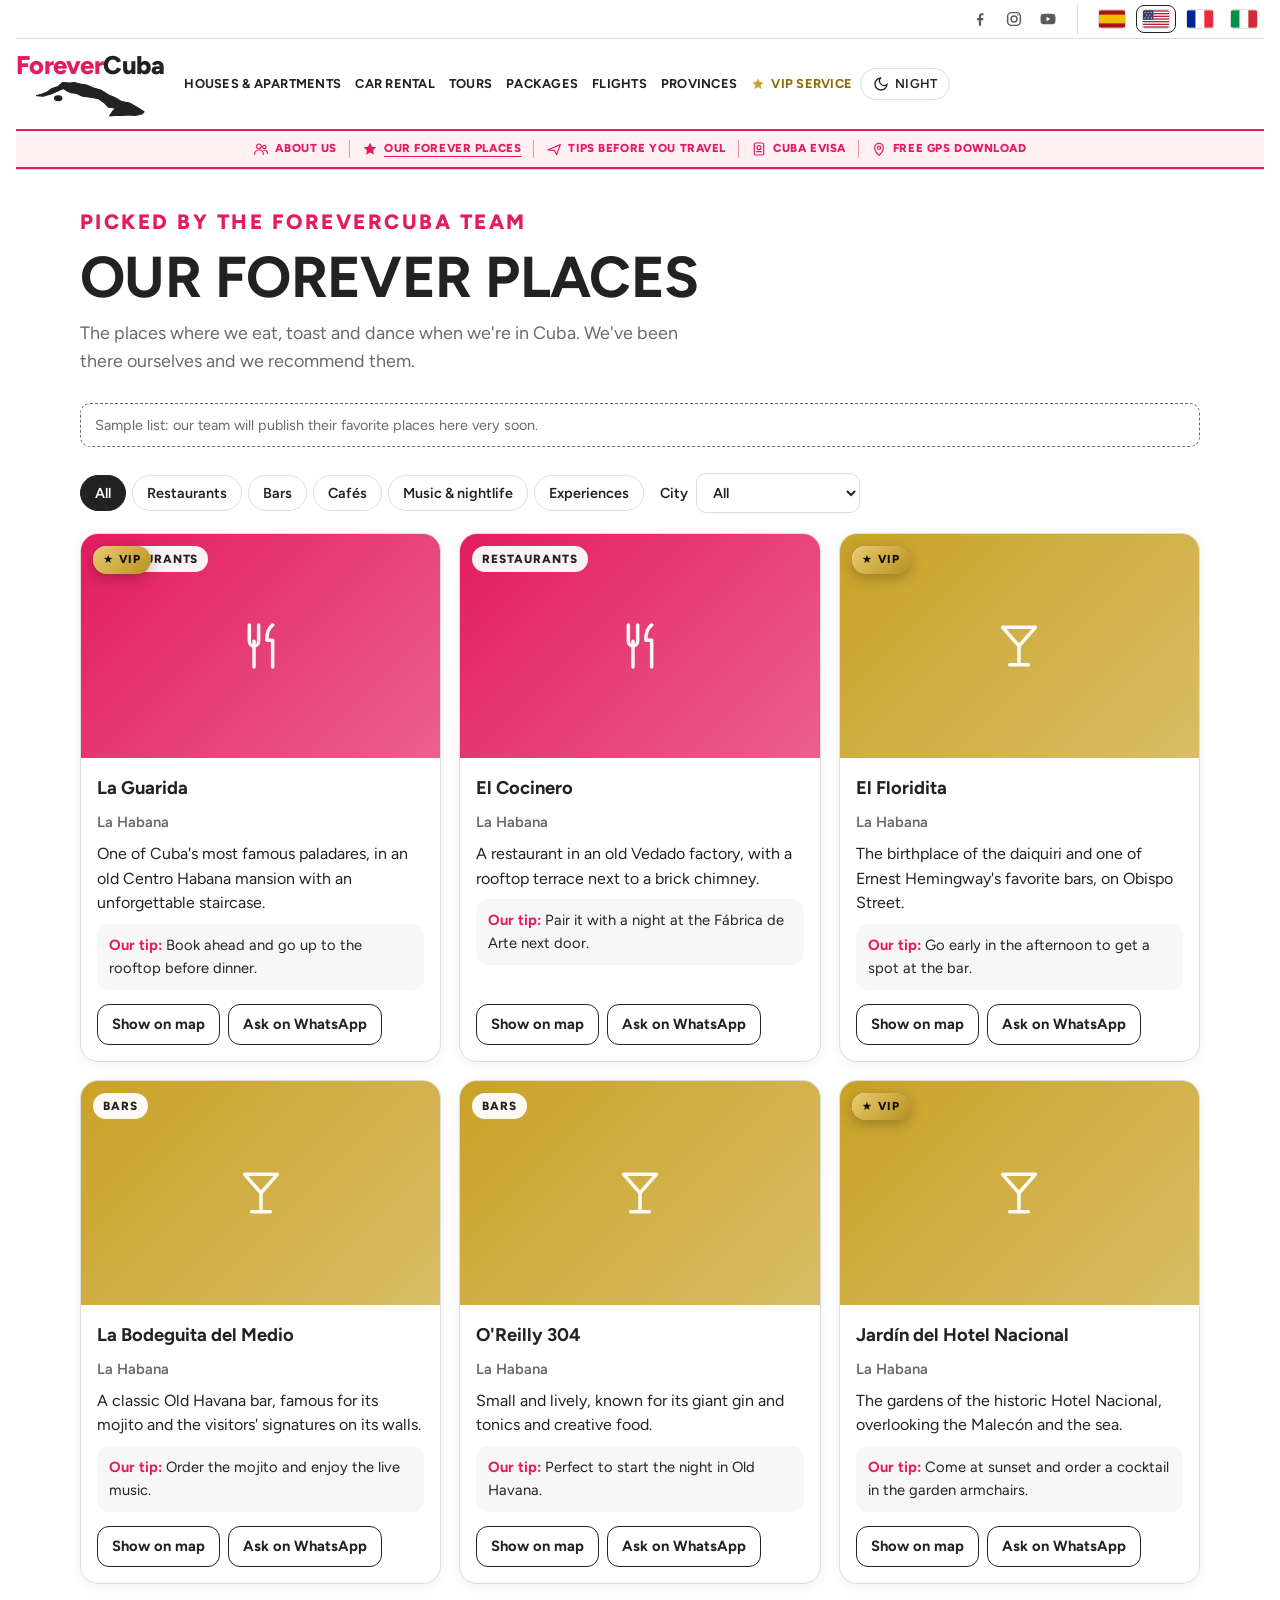
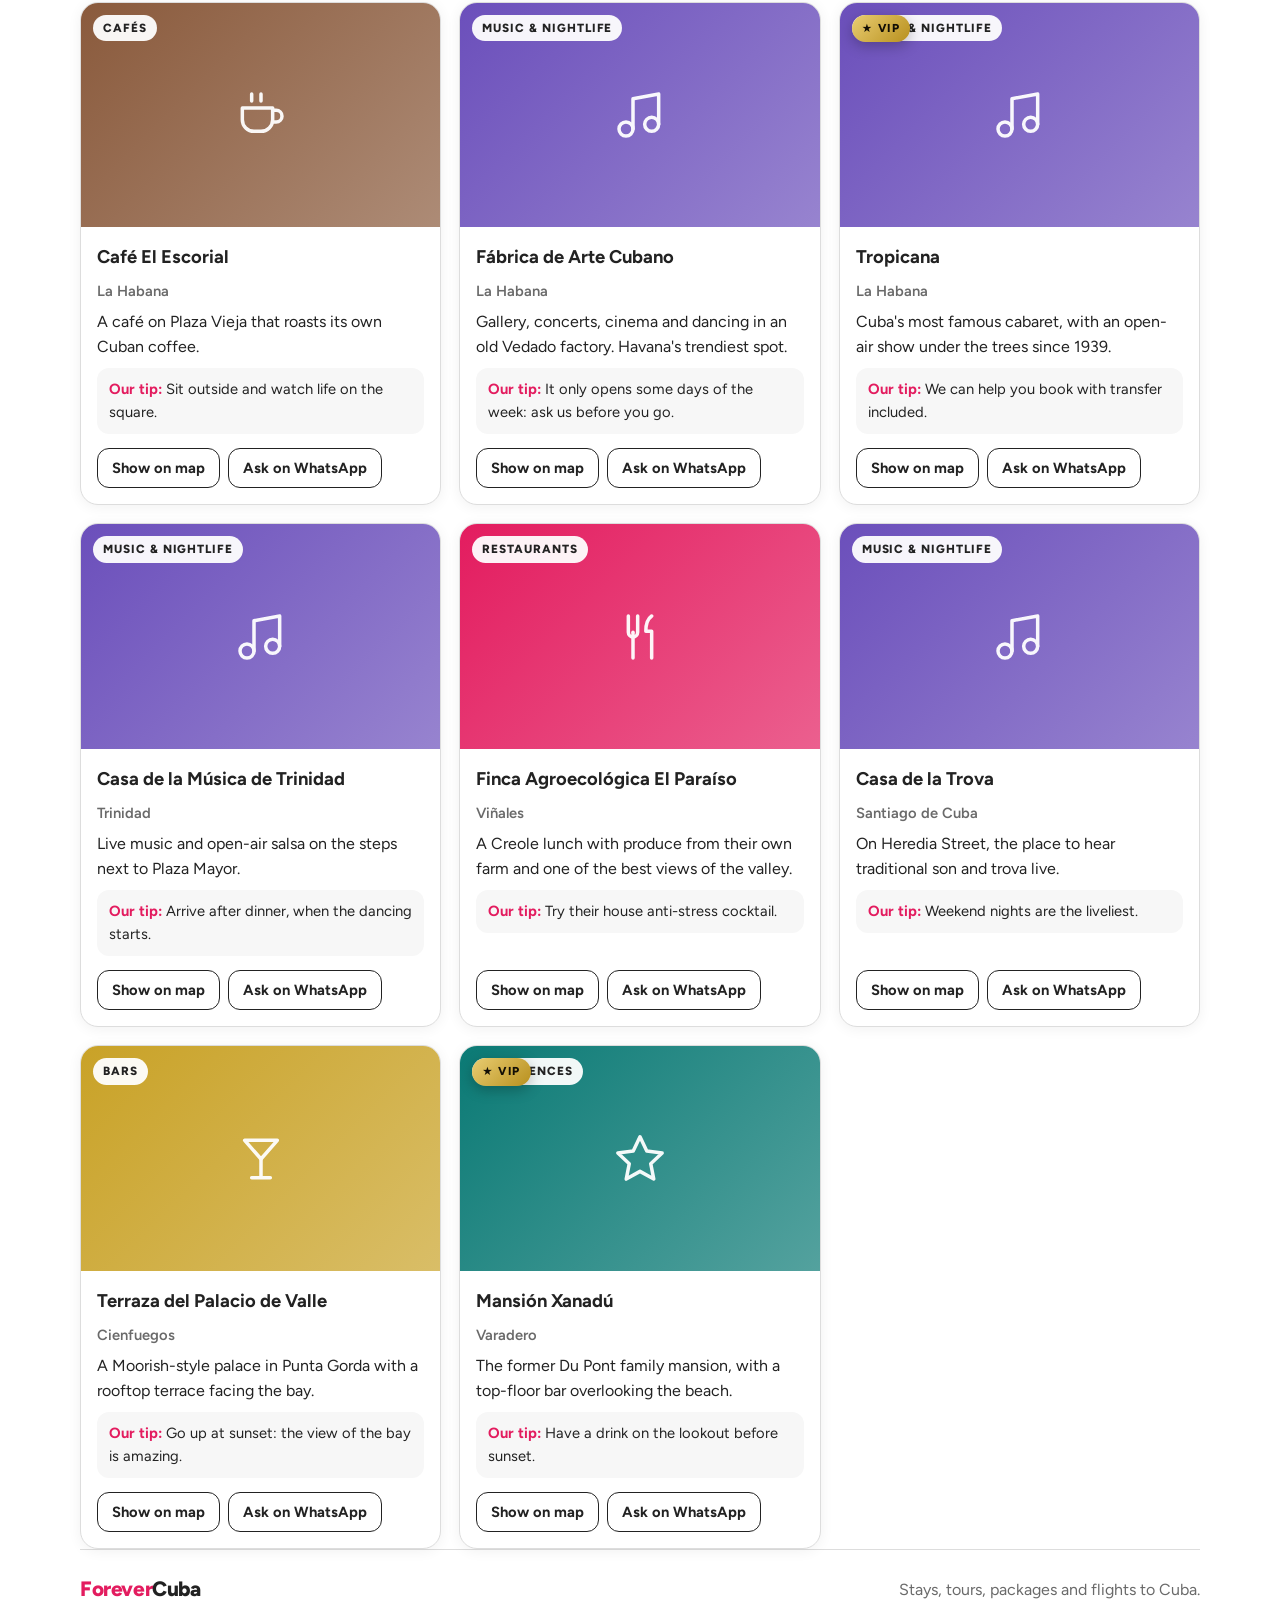
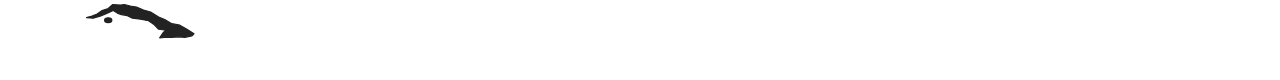
<file: lugares.html>
<!doctype html>
<html lang="es" data-theme="light">
<head>
<meta charset="utf-8">
<meta name="viewport" content="width=device-width, initial-scale=1, viewport-fit=cover">
<title>Nuestros lugares Forever · ForeverCuba</title>
<meta name="description" content="Restaurantes, bares, cafés y lugares de música en Cuba elegidos por el equipo de ForeverCuba.">
<link rel="preconnect" href="https://fonts.googleapis.com">
<link rel="preconnect" href="https://fonts.gstatic.com" crossorigin>
<link rel="stylesheet" href="https://fonts.googleapis.com/css2?family=Figtree:wght@400;500;600;700;800&display=swap">
<link rel="stylesheet" href="estilo.css">
<style>
.lg-hero { padding-top: 36px; max-width: 760px; }
.lg-hero h1 { font-size: clamp(2.1rem, 5.5vw, 3.6rem); letter-spacing: -.01em; line-height: 1.05; margin-block: 8px 12px; }
.lg-hero p.lead { font-size: 1.12rem; color: var(--muted); max-width: 58ch; }
.lg-filters { display: flex; flex-wrap: wrap; gap: 10px 16px; align-items: center; margin-top: 26px; }
.lg-filters select { width: auto; }
.lg-grid { display: grid; grid-template-columns: repeat(auto-fill, minmax(min(100%, 320px), 1fr)); gap: 18px; margin-top: 20px; }
.lg-card { background: var(--surface); border: 1px solid var(--line); border-radius: 18px; overflow: hidden; display: flex; flex-direction: column; box-shadow: 0 2px 14px rgba(0, 0, 0, .06); }
.lg-pic { position: relative; aspect-ratio: 16 / 10; display: grid; place-items: center; overflow: hidden; }
.lg-pic img { width: 100%; height: 100%; object-fit: cover; display: block; }
.lg-pic svg { width: 56px; height: 56px; fill: none; stroke: #fff; stroke-width: 1.5; stroke-linecap: round; stroke-linejoin: round; opacity: .95; }
.lg-badge { position: absolute; top: 12px; left: 12px; background: rgba(255, 255, 255, .94); color: #222; font-size: .74rem; font-weight: 800; letter-spacing: .08em; text-transform: uppercase; padding: 4px 10px; border-radius: 999px; }
.lg-body { padding: 16px; display: flex; flex-direction: column; gap: 8px; flex: 1; }
.lg-body h3 { font-size: 1.15rem; }
.lg-body .meta { font-weight: 600; }
.lg-tip { background: var(--teal-soft); border-radius: 12px; padding: 10px 12px; font-size: .92rem; }
.lg-tip b { color: var(--coral); }
.lg-acts { margin-top: auto; padding-top: 6px; display: flex; gap: 8px; flex-wrap: wrap; }
.lg-empty { padding: 30px; text-align: center; color: var(--muted); }
</style>
<script>try{if(sessionStorage.getItem("fc-vip")==="1")document.documentElement.classList.add("modo-vip")}catch(e){}</script>
</head>
<body>

<header class="top">
  <div class="topbar"><div class="wrap topbar-in">
    <div class="redes" aria-label="Redes sociales">
      <a class="red" data-red="facebook" href="https://www.facebook.com/" target="_blank" rel="noopener" aria-label="Facebook"><svg viewBox="0 0 24 24" aria-hidden="true"><path d="M13.5 21v-7.5h2.6l.4-3h-3V8.6c0-.9.3-1.5 1.6-1.5h1.6V4.4c-.3 0-1.2-.1-2.3-.1-2.3 0-3.9 1.4-3.9 4v2.2H7.9v3h2.6V21z"/></svg></a>
      <a class="red" data-red="instagram" href="https://www.instagram.com/" target="_blank" rel="noopener" aria-label="Instagram"><svg viewBox="0 0 24 24" aria-hidden="true" class="ln"><rect x="3.5" y="3.5" width="17" height="17" rx="5"/><circle cx="12" cy="12" r="4"/><circle cx="17.3" cy="6.7" r="1" class="dot"/></svg></a>
      <a class="red" data-red="youtube" href="https://www.youtube.com/" target="_blank" rel="noopener" aria-label="YouTube"><svg viewBox="0 0 24 24" aria-hidden="true"><path d="M21.6 7.2a2.6 2.6 0 0 0-1.8-1.8C18.2 5 12 5 12 5s-6.2 0-7.8.4a2.6 2.6 0 0 0-1.8 1.8C2 8.8 2 12 2 12s0 3.2.4 4.8a2.6 2.6 0 0 0 1.8 1.8C5.8 19 12 19 12 19s6.2 0 7.8-.4a2.6 2.6 0 0 0 1.8-1.8c.4-1.6.4-4.8.4-4.8s0-3.2-.4-4.8zM10 15V9l5.2 3z"/></svg></a>
    </div>
    <div class="langs" role="group" aria-label="Idioma / Language / Langue">
      <button type="button" class="lang" data-lang="es" aria-label="Español"><svg viewBox="0 0 30 20" aria-hidden="true"><rect width="30" height="20" fill="#AA151B"/><rect y="5" width="30" height="10" fill="#F1BF00"/></svg></button>
      <button type="button" class="lang" data-lang="en" aria-label="English"><svg viewBox="0 0 30 20" aria-hidden="true"><rect width="30" height="20" fill="#FFFFFF"/><g fill="#B22234"><rect y="0" width="30" height="1.54"/><rect y="3.08" width="30" height="1.54"/><rect y="6.15" width="30" height="1.54"/><rect y="9.23" width="30" height="1.54"/><rect y="12.31" width="30" height="1.54"/><rect y="15.38" width="30" height="1.54"/><rect y="18.46" width="30" height="1.54"/></g><rect width="12" height="10.77" fill="#3C3B6E"/><g fill="#FFFFFF"><circle cx="2.4" cy="2.2" r=".7"/><circle cx="6" cy="2.2" r=".7"/><circle cx="9.6" cy="2.2" r=".7"/><circle cx="4.2" cy="5.4" r=".7"/><circle cx="7.8" cy="5.4" r=".7"/><circle cx="2.4" cy="8.6" r=".7"/><circle cx="6" cy="8.6" r=".7"/><circle cx="9.6" cy="8.6" r=".7"/></g></svg></button>
      <button type="button" class="lang" data-lang="fr" aria-label="Français"><svg viewBox="0 0 30 20" aria-hidden="true"><rect width="10" height="20" fill="#002395"/><rect x="10" width="10" height="20" fill="#FFFFFF"/><rect x="20" width="10" height="20" fill="#ED2939"/></svg></button>
      <button type="button" class="lang" data-lang="it" aria-label="Italiano"><svg viewBox="0 0 30 20" aria-hidden="true"><rect width="10" height="20" fill="#009246"/><rect x="10" width="10" height="20" fill="#FFFFFF"/><rect x="20" width="10" height="20" fill="#CE2B37"/></svg></button>
    </div>
  </div></div>
  <div class="wrap">
    <a class="brand" href="index.html"><svg class="cuba-map" viewBox="-1 0 109 36" aria-hidden="true"><path d="M0.5 14.4 L6.0 13.0 L11.0 11.0 L16.0 7.5 L22.0 5.5 L26.5 1.5 L34.0 2.0 L38.0 1.5 L44.0 3.0 L50.0 4.0 L57.0 7.0 L64.0 9.0 L72.0 14.0 L78.0 16.5 L85.0 20.5 L93.0 22.0 L100.0 26.0 L107.0 30.5 L105.0 32.5 L98.0 34.0 L92.0 33.5 L85.0 34.0 L78.0 34.2 L73.0 34.5 L76.0 30.0 L79.0 27.0 L72.0 26.0 L67.0 21.0 L62.0 17.5 L54.0 16.0 L46.0 15.0 L41.0 12.5 L35.0 11.5 L31.0 10.0 L27.0 7.5 L20.0 10.5 L14.0 13.0 L7.0 15.0Z"/><ellipse cx="22" cy="17" rx="3.6" ry="2.4"/></svg><span class="word">Forever<span>Cuba</span></span></a>
    <nav aria-label="Menu">
      <a href="index.html#rentas" data-i18n="nav_rent">Casas y apartamentos</a>
      <a href="index.html#autos" data-i18n="nav_cars">Renta de autos</a>
      <a href="index.html#tours" data-i18n="nav_tours">Tours</a>
      <a href="index.html#paquetes" data-i18n="nav_pack">Paquetes</a>
      <a href="index.html#vuelos" data-i18n="nav_fly">Vuelos</a>
      <a href="index.html#provincias" data-i18n="nav_prov">Provincias</a>
      <a href="index.html#vip" class="nav-vip"><svg viewBox="0 0 24 24" aria-hidden="true"><path d="M12 2.5l2.9 6.1 6.6.8-4.9 4.6 1.3 6.6L12 17.3 6.1 20.6l1.3-6.6L2.5 9.4l6.6-.8z"/></svg><span data-i18n="nav_vip">Servicio VIP</span></a>
      <button type="button" class="theme-btn" id="themeBtn"></button>
    </nav>
  </div>
  <div class="forever-bar"><div class="wrap"><nav class="fbar-links" aria-label="Forever">
    <a href="nosotros.html"><svg viewBox="0 0 24 24" aria-hidden="true"><circle cx="9" cy="8" r="3.5"/><path d="M2.5 20a6.5 6.5 0 0 1 13 0"/><circle cx="17" cy="9" r="2.5"/><path d="M16 14a5 5 0 0 1 6 5"/></svg><span class="fbar-t" data-i18n="fbar0">Quiénes somos</span></a>
    <span class="fbar-sep" aria-hidden="true"></span>
    <a href="lugares.html" aria-current="page"><svg viewBox="0 0 24 24" aria-hidden="true"><path d="M12 2.5l2.9 6.1 6.6.8-4.9 4.6 1.3 6.6L12 17.3 6.1 20.6l1.3-6.6L2.5 9.4l6.6-.8z"/></svg><span class="fbar-t" data-i18n="fbar">Nuestros lugares Forever</span></a>
    <span class="fbar-sep" aria-hidden="true"></span>
    <a href="consejos.html"><svg viewBox="0 0 24 24" aria-hidden="true"><path d="M2.5 13.5l19-8-5.5 15-3.5-6.5z"/></svg><span class="fbar-t" data-i18n="fbar2">Consejos antes de viajar</span></a>
    <span class="fbar-sep" aria-hidden="true"></span>
    <a href="evisa.html"><svg viewBox="0 0 24 24" aria-hidden="true"><rect x="5" y="3" width="14" height="18" rx="2"/><circle cx="12" cy="10" r="3"/><path d="M8.5 16h7"/></svg><span class="fbar-t" data-i18n="fbar3">eVisa Cuba</span></a>
    <span class="fbar-sep" aria-hidden="true"></span>
    <a href="https://maps.me/" target="_blank" rel="noopener"><svg viewBox="0 0 24 24" aria-hidden="true"><path d="M12 21.5s6.5-6 6.5-11.5a6.5 6.5 0 0 0-13 0c0 5.5 6.5 11.5 6.5 11.5z"/><circle cx="12" cy="10" r="2.4"/></svg><span class="fbar-t" data-i18n="fbar4">Descarga GPS gratis</span></a>
  </nav></div></div>
</header>

<main class="wrap" id="page">
  <div class="lg-hero">
    <p class="eyebrow" data-i18n="eyebrow">Elegidos por el equipo ForeverCuba</p>
    <h1 data-i18n="h1">Nuestros lugares Forever</h1>
    <p class="lead" data-i18n="lead">Los sitios donde comemos, brindamos y bailamos cuando estamos en Cuba. Los visitamos nosotros mismos y te los recomendamos.</p>
  </div>
  <p class="sample" id="lgSample" hidden data-i18n="sample">Lista de ejemplo: muy pronto el equipo publicará aquí sus lugares favoritos.</p>
  <div class="lg-filters">
    <div class="chips" id="lgChips" role="group"></div>
    <label style="display:flex;align-items:center;gap:8px"><span data-i18n="city">Ciudad</span><select id="lgCity"></select></label>
  </div>
  <div class="lg-grid" id="lgGrid"><p class="lg-empty">…</p></div>
</main>

<footer class="wrap">
  <a class="brand" href="index.html"><svg class="cuba-map" viewBox="-1 0 109 36" aria-hidden="true"><path d="M0.5 14.4 L6.0 13.0 L11.0 11.0 L16.0 7.5 L22.0 5.5 L26.5 1.5 L34.0 2.0 L38.0 1.5 L44.0 3.0 L50.0 4.0 L57.0 7.0 L64.0 9.0 L72.0 14.0 L78.0 16.5 L85.0 20.5 L93.0 22.0 L100.0 26.0 L107.0 30.5 L105.0 32.5 L98.0 34.0 L92.0 33.5 L85.0 34.0 L78.0 34.2 L73.0 34.5 L76.0 30.0 L79.0 27.0 L72.0 26.0 L67.0 21.0 L62.0 17.5 L54.0 16.0 L46.0 15.0 L41.0 12.5 L35.0 11.5 L31.0 10.0 L27.0 7.5 L20.0 10.5 L14.0 13.0 L7.0 15.0Z"/><ellipse cx="22" cy="17" rx="3.6" ry="2.4"/></svg><span class="word">Forever<span>Cuba</span></span></a>
  <p data-i18n="foot">Rentas, tours, paquetes y vuelos a Cuba.</p>
</footer>

<script src="comun.js"></script>
<script>
(function () {
  var TX = {
    es: { nav_rent: "Casas y apartamentos", nav_cars: "Renta de autos", nav_tours: "Tours", nav_pack: "Paquetes", nav_fly: "Vuelos", nav_prov: "Provincias", nav_vip: "Servicio VIP",
      fbar0: "Quiénes somos", fbar4: "Descarga GPS gratis", fbar3: "eVisa Cuba", fbar2: "Consejos antes de viajar", fbar: "Nuestros lugares Forever", fbar_sub: "Restaurantes, bares y rincones elegidos por nuestro equipo",
      night: "Noche", day: "Día", to_night: "Cambiar a modo noche", to_day: "Cambiar a modo día", foot: "Rentas, tours, paquetes y vuelos a Cuba.", close: "Cerrar",
      eyebrow: "Elegidos por el equipo ForeverCuba", h1: "Nuestros lugares Forever",
      lead: "Los sitios donde comemos, brindamos y bailamos cuando estamos en Cuba. Los visitamos nosotros mismos y te los recomendamos.",
      sample: "Lista de ejemplo: muy pronto el equipo publicará aquí sus lugares favoritos.", all: "Todos", city: "Ciudad", all_cities: "Todas",
      tip: "Nuestro consejo:", vip_none: "Pronto tendremos lugares VIP aquí. Escríbenos y tu asesor te recomienda los mejores.", map: "Ver en el mapa", ask: "Preguntar por WhatsApp", none: "No hay lugares con ese filtro todavía.",
      m_ask: "Hola ForeverCuba, quiero información sobre {p} ({c})." },
    en: { nav_rent: "Houses & apartments", nav_cars: "Car rental", nav_tours: "Tours", nav_pack: "Packages", nav_fly: "Flights", nav_prov: "Provinces", nav_vip: "VIP service",
      fbar0: "About us", fbar4: "Free GPS download", fbar3: "Cuba eVisa", fbar2: "Tips before you travel", fbar: "Our Forever places", fbar_sub: "Restaurants, bars and spots picked by our team",
      night: "Night", day: "Day", to_night: "Switch to night mode", to_day: "Switch to day mode", foot: "Stays, tours, packages and flights to Cuba.", close: "Close",
      eyebrow: "Picked by the ForeverCuba team", h1: "Our Forever places",
      lead: "The places where we eat, toast and dance when we're in Cuba. We've been there ourselves and we recommend them.",
      sample: "Sample list: our team will publish their favorite places here very soon.", all: "All", city: "City", all_cities: "All",
      tip: "Our tip:", vip_none: "VIP places are coming soon here. Message us and your advisor will recommend the best.", map: "Show on map", ask: "Ask on WhatsApp", none: "No places match this filter yet.",
      m_ask: "Hi ForeverCuba, I'd like information about {p} ({c})." },
    fr: { nav_rent: "Maisons et appartements", nav_cars: "Location de voitures", nav_tours: "Excursions", nav_pack: "Forfaits", nav_fly: "Vols", nav_prov: "Provinces", nav_vip: "Service VIP",
      fbar0: "Qui sommes-nous", fbar4: "GPS gratuit", fbar3: "eVisa Cuba", fbar2: "Conseils avant de partir", fbar: "Nos lieux Forever", fbar_sub: "Restaurants, bars et coins choisis par notre équipe",
      night: "Nuit", day: "Jour", to_night: "Passer en mode nuit", to_day: "Passer en mode jour", foot: "Logements, excursions, forfaits et vols vers Cuba.", close: "Fermer",
      eyebrow: "Choisis par l'équipe ForeverCuba", h1: "Nos lieux Forever",
      lead: "Les endroits où nous mangeons, trinquons et dansons quand nous sommes à Cuba. Nous les avons testés et nous vous les recommandons.",
      sample: "Liste d'exemple : notre équipe publiera très bientôt ici ses lieux préférés.", all: "Tous", city: "Ville", all_cities: "Toutes",
      tip: "Notre conseil :", vip_none: "Des lieux VIP arrivent bientôt ici. Écrivez-nous et votre conseiller vous recommandera les meilleurs.", map: "Voir sur la carte", ask: "Demander sur WhatsApp", none: "Aucun lieu ne correspond encore à ce filtre.",
      m_ask: "Bonjour ForeverCuba, je souhaite des informations sur {p} ({c})." }, it: { nav_rent: "Case e appartamenti", nav_cars: "Noleggio auto", nav_tours: "Escursioni", nav_pack: "Pacchetti", nav_fly: "Voli", nav_prov: "Province", nav_vip: "Servizio VIP",
      fbar0: "Chi siamo", fbar4: "GPS gratis", fbar3: "eVisa Cuba", fbar2: "Consigli prima di partire", fbar: "I nostri posti Forever", fbar_sub: "Ristoranti, bar e angoli scelti dal nostro team",
      night: "Notte", day: "Giorno", to_night: "Passa alla modalità notte", to_day: "Passa alla modalità giorno", foot: "Alloggi, escursioni, pacchetti e voli per Cuba.", close: "Chiudi",
      eyebrow: "Scelti dal team ForeverCuba", h1: "I nostri posti Forever",
      lead: "I posti dove mangiamo, brindiamo e balliamo quando siamo a Cuba. Li abbiamo provati e te li consigliamo.",
      sample: "Elenco di esempio: molto presto il nostro team pubblicherà qui i suoi posti preferiti.", all: "Tutti", city: "Città", all_cities: "Tutte",
      tip: "Il nostro consiglio:", vip_none: "Presto qui troverai posti VIP. Scrivici e il tuo consulente ti consiglierà i migliori.", map: "Vedi sulla mappa", ask: "Chiedi su WhatsApp", none: "Nessun posto corrisponde ancora a questo filtro.",
      m_ask: "Ciao ForeverCuba, vorrei informazioni su {p} ({c})." }
  };
  function L3(es, en, fr, it) { return { es: es, en: en, fr: fr, it: it || en }; }
  var EJEMPLOS = [
    { id: "x1", vip: true, nombre: "La Guarida", categoria: "restaurante", ciudad: "La Habana",
      d: L3("Uno de los paladares más famosos de Cuba, en una mansión antigua de Centro Habana con una escalera inolvidable.", "One of Cuba's most famous paladares, in an old Centro Habana mansion with an unforgettable staircase.", "L'un des paladares les plus célèbres de Cuba, dans une ancienne demeure de Centro Habana à l'escalier inoubliable.", "Uno dei paladares più famosi di Cuba, in un'antica dimora di Centro Habana con una scalinata indimenticabile."),
      t: L3("Reserva con tiempo y sube a la terraza antes de cenar.", "Book ahead and go up to the rooftop before dinner.", "Réservez à l'avance et montez sur la terrasse avant le dîner.", "Prenota in anticipo e sali sulla terrazza prima di cena.") },
    { id: "x2", nombre: "El Cocinero", categoria: "restaurante", ciudad: "La Habana",
      d: L3("Restaurante en una antigua fábrica del Vedado, con terraza en lo alto junto a una chimenea de ladrillo.", "A restaurant in an old Vedado factory, with a rooftop terrace next to a brick chimney.", "Restaurant dans une ancienne usine du Vedado, avec une terrasse en hauteur près d'une cheminée en brique.", "Ristorante in un'antica fabbrica del Vedado, con terrazza in alto accanto a una ciminiera di mattoni."),
      t: L3("Combínalo con una noche en la Fábrica de Arte, que está al lado.", "Pair it with a night at the Fábrica de Arte next door.", "À combiner avec une soirée à la Fábrica de Arte, juste à côté.", "Abbinalo a una serata alla Fábrica de Arte, proprio accanto.") },
    { id: "x3", vip: true, nombre: "El Floridita", categoria: "bar", ciudad: "La Habana",
      d: L3("La cuna del daiquirí y uno de los bares favoritos de Ernest Hemingway, en la calle Obispo.", "The birthplace of the daiquiri and one of Ernest Hemingway's favorite bars, on Obispo Street.", "Le berceau du daïquiri et l'un des bars préférés d'Ernest Hemingway, rue Obispo.", "La culla del daiquiri e uno dei bar preferiti di Ernest Hemingway, in calle Obispo."),
      t: L3("Ve temprano en la tarde para encontrar sitio en la barra.", "Go early in the afternoon to get a spot at the bar.", "Allez-y en début d'après-midi pour avoir une place au comptoir.", "Vai nel primo pomeriggio per trovare posto al bancone.") },
    { id: "x4", nombre: "La Bodeguita del Medio", categoria: "bar", ciudad: "La Habana",
      d: L3("Bar clásico de La Habana Vieja, famoso por su mojito y por las firmas de visitantes en sus paredes.", "A classic Old Havana bar, famous for its mojito and the visitors' signatures on its walls.", "Bar classique de la Vieille Havane, célèbre pour son mojito et les signatures des visiteurs sur ses murs.", "Bar classico dell'Avana Vecchia, famoso per il suo mojito e per le firme dei visitatori sulle pareti."),
      t: L3("Pide el mojito y escucha la música en vivo.", "Order the mojito and enjoy the live music.", "Commandez le mojito et profitez de la musique live.", "Ordina il mojito e goditi la musica dal vivo.") },
    { id: "x5", nombre: "O'Reilly 304", categoria: "bar", ciudad: "La Habana",
      d: L3("Pequeño y animado, conocido por sus gin tonics gigantes y su comida creativa.", "Small and lively, known for its giant gin and tonics and creative food.", "Petit et animé, connu pour ses gin tonics géants et sa cuisine créative.", "Piccolo e vivace, noto per i suoi gin tonic giganti e la cucina creativa."),
      t: L3("Ideal para empezar la noche en La Habana Vieja.", "Perfect to start the night in Old Havana.", "Parfait pour commencer la soirée dans la Vieille Havane.", "Perfetto per iniziare la serata all'Avana Vecchia.") },
    { id: "x6", vip: true, nombre: "Jardín del Hotel Nacional", categoria: "bar", ciudad: "La Habana",
      d: L3("Los jardines del histórico Hotel Nacional, con vista al Malecón y al mar.", "The gardens of the historic Hotel Nacional, overlooking the Malecón and the sea.", "Les jardins de l'historique Hôtel Nacional, avec vue sur le Malecón et la mer.", "I giardini dello storico Hotel Nacional, con vista sul Malecón e sul mare."),
      t: L3("Ven al atardecer y pide un cóctel en los sillones del jardín.", "Come at sunset and order a cocktail in the garden armchairs.", "Venez au coucher du soleil et commandez un cocktail dans les fauteuils du jardin.", "Vieni al tramonto e ordina un cocktail sulle poltrone del giardino.") },
    { id: "x7", nombre: "Café El Escorial", categoria: "cafe", ciudad: "La Habana",
      d: L3("Café en la Plaza Vieja donde tuestan su propio café cubano.", "A café on Plaza Vieja that roasts its own Cuban coffee.", "Un café de la Plaza Vieja qui torréfie son propre café cubain.", "Un caffè di Plaza Vieja che tosta il proprio caffè cubano."),
      t: L3("Siéntate afuera y mira la vida de la plaza.", "Sit outside and watch life on the square.", "Installez-vous dehors et regardez la vie de la place.", "Siediti fuori e guarda la vita della piazza.") },
    { id: "x8", nombre: "Fábrica de Arte Cubano", categoria: "musica", ciudad: "La Habana",
      d: L3("Galería, conciertos, cine y baile en una antigua fábrica del Vedado. El lugar más moderno de La Habana.", "Gallery, concerts, cinema and dancing in an old Vedado factory. Havana's trendiest spot.", "Galerie, concerts, cinéma et danse dans une ancienne usine du Vedado. Le lieu le plus branché de La Havane.", "Galleria, concerti, cinema e ballo in un'antica fabbrica del Vedado. Il posto più alla moda dell'Avana."),
      t: L3("Abre solo algunos días de la semana: pregúntanos antes de ir.", "It only opens some days of the week: ask us before you go.", "Ouvert seulement certains jours de la semaine : demandez-nous avant d'y aller.", "Aperto solo alcuni giorni della settimana: chiedici prima di andare.") },
    { id: "x9", vip: true, nombre: "Tropicana", categoria: "musica", ciudad: "La Habana",
      d: L3("El cabaret más famoso de Cuba, con espectáculo al aire libre bajo los árboles desde 1939.", "Cuba's most famous cabaret, with an open-air show under the trees since 1939.", "Le cabaret le plus célèbre de Cuba, avec un spectacle en plein air sous les arbres depuis 1939.", "Il cabaret più famoso di Cuba, con uno spettacolo all'aperto sotto gli alberi dal 1939."),
      t: L3("Te ayudamos a reservar con traslado incluido.", "We can help you book with transfer included.", "Nous pouvons vous aider à réserver avec le transfert inclus.", "Possiamo aiutarti a prenotare con il transfer incluso.") },
    { id: "x10", nombre: "Casa de la Música de Trinidad", categoria: "musica", ciudad: "Trinidad",
      d: L3("Música en vivo y salsa al aire libre en la escalinata junto a la Plaza Mayor.", "Live music and open-air salsa on the steps next to Plaza Mayor.", "Musique live et salsa en plein air sur l'escalier près de la Plaza Mayor.", "Musica dal vivo e salsa all'aperto sulla scalinata vicino a Plaza Mayor."),
      t: L3("Llega después de cenar, cuando empieza el baile.", "Arrive after dinner, when the dancing starts.", "Arrivez après le dîner, quand la danse commence.", "Arriva dopo cena, quando inizia il ballo.") },
    { id: "x11", nombre: "Finca Agroecológica El Paraíso", categoria: "restaurante", ciudad: "Viñales",
      d: L3("Almuerzo criollo con productos de su propia finca y una de las mejores vistas del valle.", "A Creole lunch with produce from their own farm and one of the best views of the valley.", "Déjeuner créole avec les produits de leur ferme et l'une des plus belles vues sur la vallée.", "Pranzo creolo con i prodotti della loro fattoria e una delle viste più belle sulla valle."),
      t: L3("Prueba su cóctel antiestrés de la casa.", "Try their house anti-stress cocktail.", "Goûtez leur cocktail maison anti-stress.", "Assaggia il loro cocktail antistress della casa.") },
    { id: "x12", nombre: "Casa de la Trova", categoria: "musica", ciudad: "Santiago de Cuba",
      d: L3("En la calle Heredia, el lugar para escuchar son y trova tradicional en vivo.", "On Heredia Street, the place to hear traditional son and trova live.", "Rue Heredia, l'endroit pour écouter du son et de la trova traditionnels en live.", "In calle Heredia, il posto per ascoltare son e trova tradizionali dal vivo."),
      t: L3("Las noches del fin de semana son las más animadas.", "Weekend nights are the liveliest.", "Les soirées du week-end sont les plus animées.", "Le serate del fine settimana sono le più animate.") },
    { id: "x13", nombre: "Terraza del Palacio de Valle", categoria: "bar", ciudad: "Cienfuegos",
      d: L3("Un palacio de estilo morisco en Punta Gorda, con terraza en lo alto frente a la bahía.", "A Moorish-style palace in Punta Gorda with a rooftop terrace facing the bay.", "Un palais de style mauresque à Punta Gorda, avec une terrasse en hauteur face à la baie.", "Un palazzo in stile moresco a Punta Gorda, con una terrazza in alto di fronte alla baia."),
      t: L3("Sube al atardecer: la vista de la bahía es increíble.", "Go up at sunset: the view of the bay is amazing.", "Montez au coucher du soleil : la vue sur la baie est superbe.", "Sali al tramonto: la vista sulla baia è splendida.") },
    { id: "x14", vip: true, nombre: "Mansión Xanadú", categoria: "experiencia", ciudad: "Varadero",
      d: L3("La antigua mansión de la familia Du Pont, con un bar en el último piso y vista a la playa.", "The former Du Pont family mansion, with a top-floor bar overlooking the beach.", "L'ancienne demeure de la famille Du Pont, avec un bar au dernier étage et vue sur la plage.", "L'antica dimora della famiglia Du Pont, con un bar all'ultimo piano e vista sulla spiaggia."),
      t: L3("Toma algo en el mirador antes del atardecer.", "Have a drink on the lookout before sunset.", "Prenez un verre au belvédère avant le coucher du soleil.", "Prendi un drink al belvedere prima del tramonto.") }
  ];
  var lang = FC.idioma(), esc = FC.esc, LIST = EJEMPLOS, cat = "all", isSample = true;
  function $(s) { return document.querySelector(s); }
  function T(k, v) { var s = (TX[lang] && TX[lang][k]) || TX.es[k] || k; if (v) Object.keys(v).forEach(function (x) { s = s.replace("{" + x + "}", v[x]); }); return s; }
  function txt(p, f) { if (p[f] && typeof p[f] === "object") return p[f][lang] || p[f].es; return p[f + "_" + lang] || (lang === "it" && p[f + "_en"]) || p[f + "_es"] || ""; }
  function svg(p) { return '<svg viewBox="0 0 24 24" aria-hidden="true">' + p + '</svg>'; }

  function draw() {
    var C = FC.LUG_CATS;
    $("#lgChips").innerHTML = ['all'].concat(Object.keys(C)).map(function (k) {
      return '<button type="button" class="chip" data-cat="' + k + '" aria-pressed="' + (cat === k) + '">' + esc(k === "all" ? T("all") : C[k][lang]) + '</button>';
    }).join("");
    var sel = $("#lgCity"), keep = sel.value || "Todas";
    var cities = LIST.map(function (p) { return p.ciudad; }).filter(function (c, i, a) { return c && a.indexOf(c) === i; }).sort();
    sel.innerHTML = '<option value="Todas">' + esc(T("all_cities")) + '</option>' + cities.map(function (c) { return '<option>' + esc(c) + '</option>'; }).join("");
    sel.value = cities.indexOf(keep) >= 0 ? keep : "Todas";
    var soloVip = document.documentElement.classList.contains("modo-vip");
    var list = LIST.filter(function (p) { return (cat === "all" || p.categoria === cat) && (sel.value === "Todas" || p.ciudad === sel.value) && (!soloVip || p.vip); });
    $("#lgGrid").innerHTML = list.map(function (p) {
      var c = C[p.categoria] || C.experiencia, d = isSample ? txt(p, "d") : txt(p, "desc"), t = isSample ? txt(p, "t") : txt(p, "tip");
      var map = "https://www.google.com/maps/search/?api=1&query=" + encodeURIComponent(p.nombre + ", " + (p.direccion ? p.direccion + ", " : "") + p.ciudad + ", Cuba");
      var wa = (FC.CONFIG.whatsapp ? "https://wa.me/" + FC.CONFIG.whatsapp : "https://wa.me/") + "?text=" + encodeURIComponent(T("m_ask", { p: p.nombre, c: p.ciudad }));
      var pic = p.foto ? '<img src="' + esc(p.foto) + '" alt="' + esc(p.nombre) + '" loading="lazy">' : svg(c.i);
      return '<article class="lg-card">' + (p.vip ? '<span class="vip-tag">★ VIP</span>' : '') + '<div class="lg-pic" style="background:linear-gradient(135deg,' + c.c + ',' + c.c + 'B3)">' + pic +
        '<span class="lg-badge">' + esc(c[lang]) + '</span></div><div class="lg-body"><h3>' + esc(p.nombre) + '</h3>' +
        '<p class="meta">' + esc(p.ciudad) + (p.direccion ? ' · ' + esc(p.direccion) : '') + '</p><p>' + esc(d) + '</p>' +
        (t ? '<p class="lg-tip"><b>' + esc(T("tip")) + '</b> ' + esc(t) + '</p>' : '') +
        '<div class="lg-acts"><a class="btn small" href="' + map + '" target="_blank" rel="noopener">' + esc(T("map")) + '</a><a class="btn small" href="' + wa + '" target="_blank" rel="noopener">' + esc(T("ask")) + '</a></div></div></article>';
    }).join("") || '<p class="lg-empty">' + esc(soloVip ? T("vip_none") : T("none")) + '</p>';
    $("#lgSample").hidden = !isSample;
  }
  $("#lgChips").addEventListener("click", function (e) { var b = e.target.closest("[data-cat]"); if (!b) return; cat = b.getAttribute("data-cat"); draw(); });
  $("#lgCity").addEventListener("change", draw);

  /* Día / Noche */
  var root = document.documentElement, tb = $("#themeBtn");
  var MOON = '<svg viewBox="0 0 24 24" aria-hidden="true"><path d="M21 12.8A9 9 0 1 1 11.2 3a7 7 0 0 0 9.8 9.8z"/></svg>';
  var SUN = '<svg viewBox="0 0 24 24" aria-hidden="true"><circle cx="12" cy="12" r="4.5"/><path d="M12 2v2M12 20v2M2 12h2M20 12h2M4.9 4.9l1.4 1.4M17.7 17.7l1.4 1.4M4.9 19.1l1.4-1.4M17.7 6.3l1.4-1.4"/></svg>';
  function paintTheme() { var d = root.getAttribute("data-theme") === "dark"; tb.innerHTML = d ? SUN + " " + esc(T("day")) : MOON + " " + esc(T("night")); tb.setAttribute("aria-label", d ? T("to_day") : T("to_night")); }
  function setTheme(t) { root.setAttribute("data-theme", t); paintTheme(); try { localStorage.setItem("fc-theme", t); } catch (e) {} }
  var st = "light"; try { st = localStorage.getItem("fc-theme") || "light"; } catch (e) {}
  setTheme(st === "dark" ? "dark" : "light");
  tb.addEventListener("click", function () { setTheme(root.getAttribute("data-theme") === "dark" ? "light" : "dark"); });

  /* Idioma */
  function applyLang(l) {
    lang = TX[l] ? l : "es"; root.setAttribute("lang", lang); FC.guardarIdioma(lang);
    document.querySelectorAll("[data-i18n]").forEach(function (el) { el.textContent = T(el.getAttribute("data-i18n")); });
    document.querySelectorAll(".lang").forEach(function (b) { b.setAttribute("aria-pressed", b.getAttribute("data-lang") === lang ? "true" : "false"); });
    paintTheme(); draw();
  }
  document.querySelectorAll(".lang").forEach(function (b) { b.addEventListener("click", function () { applyLang(b.getAttribute("data-lang")); }); });
  applyLang(lang);

  FC.cargarLugares(EJEMPLOS).then(function (list) { isSample = list === EJEMPLOS; LIST = list; draw(); });
})();
</script>
</body>
</html>
</file>
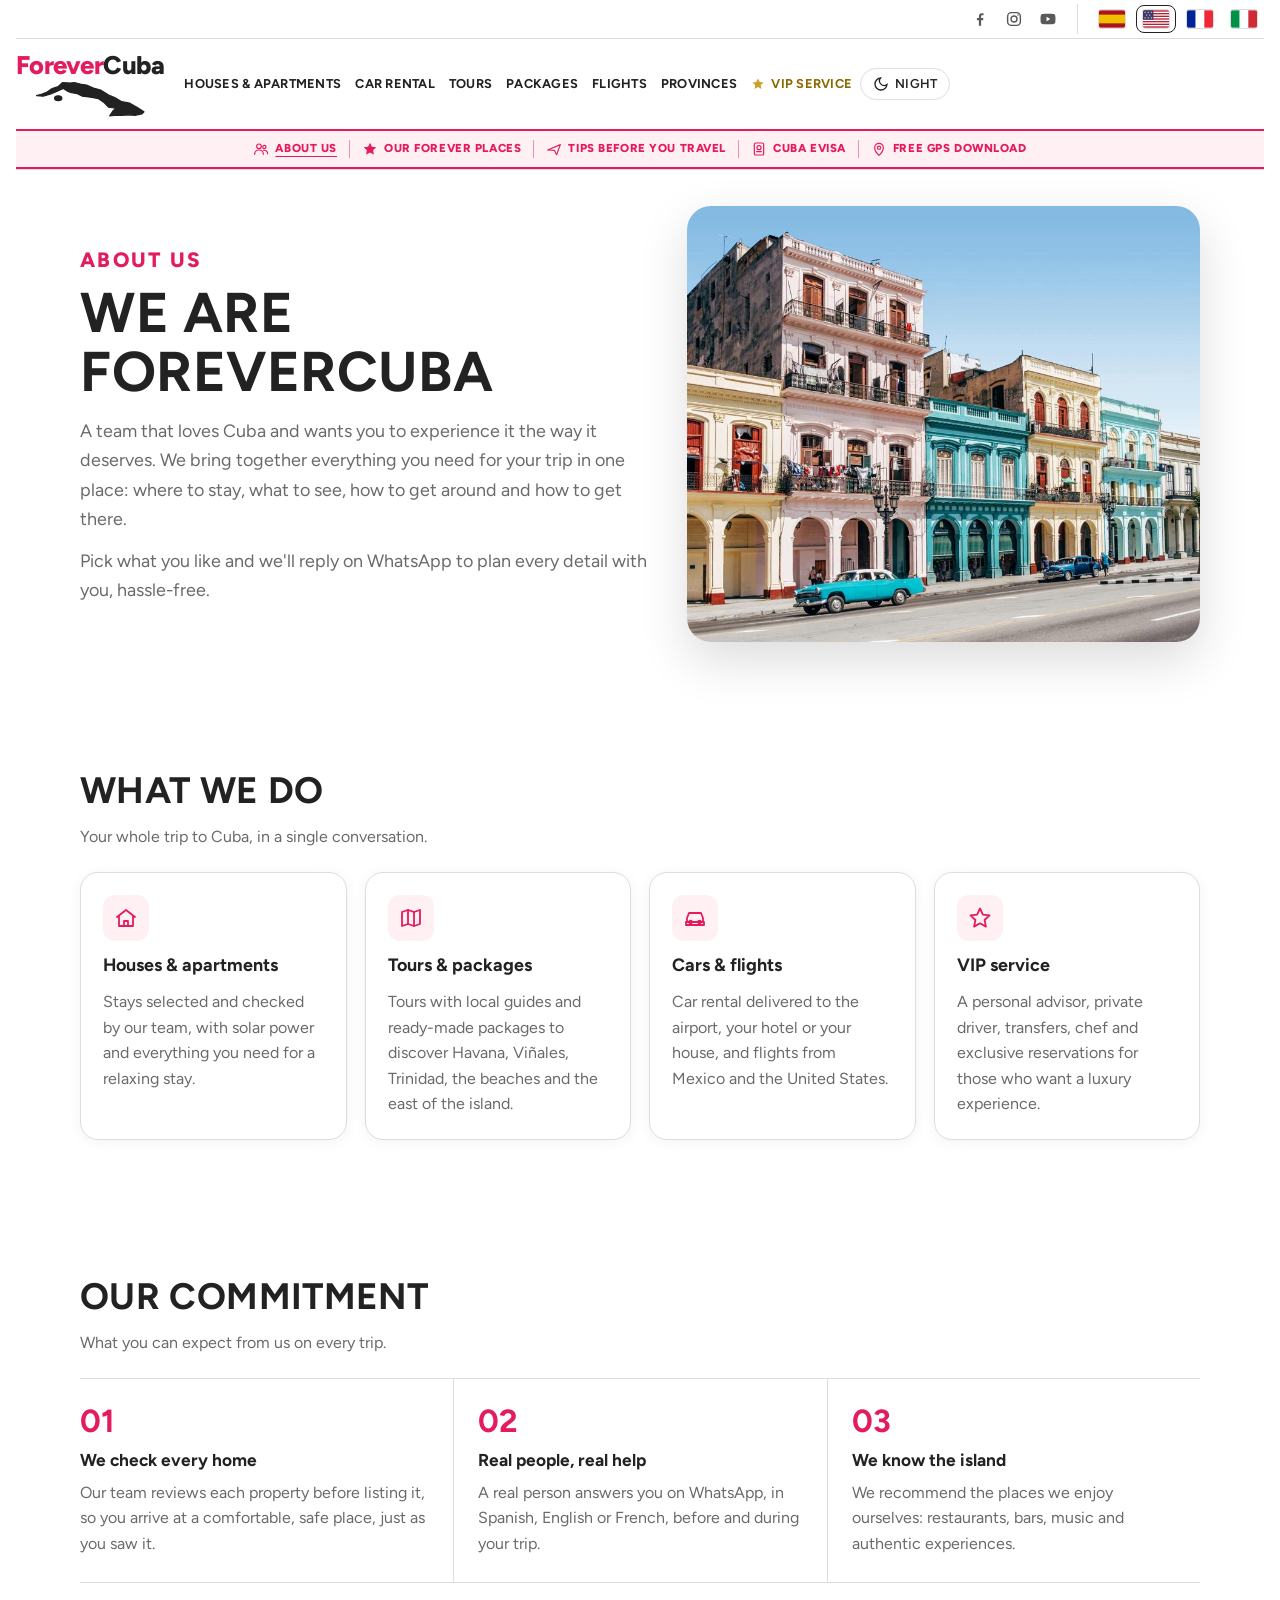
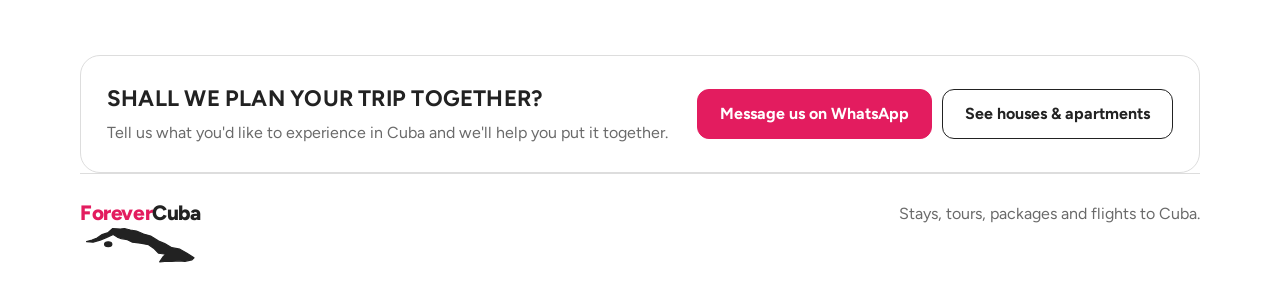
<file: nosotros.html>
<!doctype html>
<html lang="es" data-theme="light">
<head>
<meta charset="utf-8">
<meta name="viewport" content="width=device-width, initial-scale=1, viewport-fit=cover">
<title>Quiénes somos · ForeverCuba</title>
<meta name="description" content="Conoce a ForeverCuba: casas verificadas, tours, paquetes, autos, vuelos y servicio VIP en Cuba.">
<link rel="preconnect" href="https://fonts.googleapis.com">
<link rel="preconnect" href="https://fonts.gstatic.com" crossorigin>
<link rel="stylesheet" href="https://fonts.googleapis.com/css2?family=Figtree:wght@400;500;600;700;800&display=swap">
<link rel="stylesheet" href="estilo.css">
<style>
.qs-hero { display: grid; grid-template-columns: 1.05fr .95fr; gap: 40px; align-items: center; padding-top: 36px; }
.qs-hero h1 { font-size: clamp(2.1rem, 5.2vw, 3.5rem); line-height: 1.05; margin-block: 8px 14px; }
.qs-hero .lead { font-size: 1.12rem; color: var(--muted); line-height: 1.65; }
.qs-hero .lead + .lead { margin-top: 12px; }
.qs-pic { border-radius: 24px; overflow: hidden; aspect-ratio: 4 / 3.4; box-shadow: 0 18px 50px rgba(0,0,0,.14); }
.qs-pic img { width: 100%; height: 100%; object-fit: cover; display: block; }
.qs-sec { margin-top: 64px; }
.qs-sec > h2 { font-size: clamp(1.6rem, 3.4vw, 2.3rem); margin-bottom: 6px; }
.qs-sec > p.sub { color: var(--muted); margin-bottom: 22px; max-width: 62ch; }
.qs-grid { display: grid; grid-template-columns: repeat(auto-fill, minmax(min(100%, 250px), 1fr)); gap: 18px; }
.qs-card { background: var(--surface); border: 1px solid var(--line); border-radius: 18px; padding: 22px; display: grid; gap: 10px; align-content: start; box-shadow: 0 2px 14px rgba(0,0,0,.05); }
.qs-card h3 { font-size: 1.12rem; }
.qs-card p { color: var(--muted); line-height: 1.6; margin: 0; }
.qs-ico { width: 46px; height: 46px; border-radius: 12px; background: #FFF0F4; display: grid; place-items: center; }
:root[data-theme="dark"] .qs-ico { background: #2A1620; }
:root.modo-vip .qs-ico { background: #17140E; border: 1px solid rgba(226,195,90,.4); }
.qs-ico svg { width: 24px; height: 24px; fill: none; stroke: var(--coral); stroke-width: 1.8; stroke-linecap: round; stroke-linejoin: round; }
.qs-promise { display: grid; grid-template-columns: repeat(3, 1fr); gap: 0; border-top: 1px solid var(--line); border-bottom: 1px solid var(--line); }
.qs-promise div { padding: 26px 24px; border-left: 1px solid var(--line); }
.qs-promise div:first-child { border-left: 0; padding-left: 0; }
.qs-promise b { display: block; font-size: 2rem; color: var(--coral); line-height: 1; margin-bottom: 10px; }
.qs-promise h3 { font-size: 1.08rem; margin-bottom: 6px; }
.qs-promise p { color: var(--muted); margin: 0; line-height: 1.6; }
.qs-cta { margin-top: 64px; display: flex; flex-wrap: wrap; gap: 16px; align-items: center; justify-content: space-between; background: var(--surface); border: 1px solid var(--line); border-radius: 20px; padding: 26px; }
.qs-cta h2 { font-size: 1.4rem; margin-bottom: 4px; }
.qs-cta p { color: var(--muted); margin: 0; }
.qs-cta .acts { display: flex; flex-wrap: wrap; gap: 10px; }
@media (max-width: 820px) {
  .qs-hero { grid-template-columns: 1fr; gap: 24px; }
  .qs-promise { grid-template-columns: 1fr; }
  .qs-promise div { border-left: 0; padding: 20px 0; border-top: 1px solid var(--line); }
  .qs-promise div:first-child { border-top: 0; }
}
</style>

<script>try{if(sessionStorage.getItem("fc-vip")==="1")document.documentElement.classList.add("modo-vip")}catch(e){}</script>
</head>
<body>

<header class="top">
  <div class="topbar"><div class="wrap topbar-in">
    <div class="redes" aria-label="Redes sociales">
      <a class="red" data-red="facebook" href="https://www.facebook.com/" target="_blank" rel="noopener" aria-label="Facebook"><svg viewBox="0 0 24 24" aria-hidden="true"><path d="M13.5 21v-7.5h2.6l.4-3h-3V8.6c0-.9.3-1.5 1.6-1.5h1.6V4.4c-.3 0-1.2-.1-2.3-.1-2.3 0-3.9 1.4-3.9 4v2.2H7.9v3h2.6V21z"/></svg></a>
      <a class="red" data-red="instagram" href="https://www.instagram.com/" target="_blank" rel="noopener" aria-label="Instagram"><svg viewBox="0 0 24 24" aria-hidden="true" class="ln"><rect x="3.5" y="3.5" width="17" height="17" rx="5"/><circle cx="12" cy="12" r="4"/><circle cx="17.3" cy="6.7" r="1" class="dot"/></svg></a>
      <a class="red" data-red="youtube" href="https://www.youtube.com/" target="_blank" rel="noopener" aria-label="YouTube"><svg viewBox="0 0 24 24" aria-hidden="true"><path d="M21.6 7.2a2.6 2.6 0 0 0-1.8-1.8C18.2 5 12 5 12 5s-6.2 0-7.8.4a2.6 2.6 0 0 0-1.8 1.8C2 8.8 2 12 2 12s0 3.2.4 4.8a2.6 2.6 0 0 0 1.8 1.8C5.8 19 12 19 12 19s6.2 0 7.8-.4a2.6 2.6 0 0 0 1.8-1.8c.4-1.6.4-4.8.4-4.8s0-3.2-.4-4.8zM10 15V9l5.2 3z"/></svg></a>
    </div>
    <div class="langs" role="group" aria-label="Idioma / Language / Langue">
      <button type="button" class="lang" data-lang="es" aria-label="Español"><svg viewBox="0 0 30 20" aria-hidden="true"><rect width="30" height="20" fill="#AA151B"/><rect y="5" width="30" height="10" fill="#F1BF00"/></svg></button>
      <button type="button" class="lang" data-lang="en" aria-label="English"><svg viewBox="0 0 30 20" aria-hidden="true"><rect width="30" height="20" fill="#FFFFFF"/><g fill="#B22234"><rect y="0" width="30" height="1.54"/><rect y="3.08" width="30" height="1.54"/><rect y="6.15" width="30" height="1.54"/><rect y="9.23" width="30" height="1.54"/><rect y="12.31" width="30" height="1.54"/><rect y="15.38" width="30" height="1.54"/><rect y="18.46" width="30" height="1.54"/></g><rect width="12" height="10.77" fill="#3C3B6E"/><g fill="#FFFFFF"><circle cx="2.4" cy="2.2" r=".7"/><circle cx="6" cy="2.2" r=".7"/><circle cx="9.6" cy="2.2" r=".7"/><circle cx="4.2" cy="5.4" r=".7"/><circle cx="7.8" cy="5.4" r=".7"/><circle cx="2.4" cy="8.6" r=".7"/><circle cx="6" cy="8.6" r=".7"/><circle cx="9.6" cy="8.6" r=".7"/></g></svg></button>
      <button type="button" class="lang" data-lang="fr" aria-label="Français"><svg viewBox="0 0 30 20" aria-hidden="true"><rect width="10" height="20" fill="#002395"/><rect x="10" width="10" height="20" fill="#FFFFFF"/><rect x="20" width="10" height="20" fill="#ED2939"/></svg></button>
      <button type="button" class="lang" data-lang="it" aria-label="Italiano"><svg viewBox="0 0 30 20" aria-hidden="true"><rect width="10" height="20" fill="#009246"/><rect x="10" width="10" height="20" fill="#FFFFFF"/><rect x="20" width="10" height="20" fill="#CE2B37"/></svg></button>
    </div>
  </div></div>
  <div class="wrap">
    <a class="brand" href="index.html"><svg class="cuba-map" viewBox="-1 0 109 36" aria-hidden="true"><path d="M0.5 14.4 L6.0 13.0 L11.0 11.0 L16.0 7.5 L22.0 5.5 L26.5 1.5 L34.0 2.0 L38.0 1.5 L44.0 3.0 L50.0 4.0 L57.0 7.0 L64.0 9.0 L72.0 14.0 L78.0 16.5 L85.0 20.5 L93.0 22.0 L100.0 26.0 L107.0 30.5 L105.0 32.5 L98.0 34.0 L92.0 33.5 L85.0 34.0 L78.0 34.2 L73.0 34.5 L76.0 30.0 L79.0 27.0 L72.0 26.0 L67.0 21.0 L62.0 17.5 L54.0 16.0 L46.0 15.0 L41.0 12.5 L35.0 11.5 L31.0 10.0 L27.0 7.5 L20.0 10.5 L14.0 13.0 L7.0 15.0Z"/><ellipse cx="22" cy="17" rx="3.6" ry="2.4"/></svg><span class="word">Forever<span>Cuba</span></span></a>
    <nav aria-label="Menu">
      <a href="index.html#rentas" data-i18n="nav_rent">Casas y apartamentos</a>
      <a href="index.html#autos" data-i18n="nav_cars">Renta de autos</a>
      <a href="index.html#tours" data-i18n="nav_tours">Tours</a>
      <a href="index.html#paquetes" data-i18n="nav_pack">Paquetes</a>
      <a href="index.html#vuelos" data-i18n="nav_fly">Vuelos</a>
      <a href="index.html#provincias" data-i18n="nav_prov">Provincias</a>
      <a href="index.html#vip" class="nav-vip"><svg viewBox="0 0 24 24" aria-hidden="true"><path d="M12 2.5l2.9 6.1 6.6.8-4.9 4.6 1.3 6.6L12 17.3 6.1 20.6l1.3-6.6L2.5 9.4l6.6-.8z"/></svg><span data-i18n="nav_vip">Servicio VIP</span></a>
      <button type="button" class="theme-btn" id="themeBtn"></button>
    </nav>
  </div>
  <div class="forever-bar"><div class="wrap"><nav class="fbar-links" aria-label="Forever">
    <a href="nosotros.html" aria-current="page"><svg viewBox="0 0 24 24" aria-hidden="true"><circle cx="9" cy="8" r="3.5"/><path d="M2.5 20a6.5 6.5 0 0 1 13 0"/><circle cx="17" cy="9" r="2.5"/><path d="M16 14a5 5 0 0 1 6 5"/></svg><span class="fbar-t" data-i18n="fbar0">Quiénes somos</span></a>
    <span class="fbar-sep" aria-hidden="true"></span>
    <a href="lugares.html"><svg viewBox="0 0 24 24" aria-hidden="true"><path d="M12 2.5l2.9 6.1 6.6.8-4.9 4.6 1.3 6.6L12 17.3 6.1 20.6l1.3-6.6L2.5 9.4l6.6-.8z"/></svg><span class="fbar-t" data-i18n="fbar">Nuestros lugares Forever</span></a>
    <span class="fbar-sep" aria-hidden="true"></span>
    <a href="consejos.html"><svg viewBox="0 0 24 24" aria-hidden="true"><path d="M2.5 13.5l19-8-5.5 15-3.5-6.5z"/></svg><span class="fbar-t" data-i18n="fbar2">Consejos antes de viajar</span></a>
    <span class="fbar-sep" aria-hidden="true"></span>
    <a href="evisa.html"><svg viewBox="0 0 24 24" aria-hidden="true"><rect x="5" y="3" width="14" height="18" rx="2"/><circle cx="12" cy="10" r="3"/><path d="M8.5 16h7"/></svg><span class="fbar-t" data-i18n="fbar3">eVisa Cuba</span></a>
    <span class="fbar-sep" aria-hidden="true"></span>
    <a href="https://maps.me/" target="_blank" rel="noopener"><svg viewBox="0 0 24 24" aria-hidden="true"><path d="M12 21.5s6.5-6 6.5-11.5a6.5 6.5 0 0 0-13 0c0 5.5 6.5 11.5 6.5 11.5z"/><circle cx="12" cy="10" r="2.4"/></svg><span class="fbar-t" data-i18n="fbar4">Descarga GPS gratis</span></a>
  </nav></div></div>
</header>

<main class="wrap" id="page"></main>

<footer class="wrap">
  <a class="brand" href="index.html"><svg class="cuba-map" viewBox="-1 0 109 36" aria-hidden="true"><path d="M0.5 14.4 L6.0 13.0 L11.0 11.0 L16.0 7.5 L22.0 5.5 L26.5 1.5 L34.0 2.0 L38.0 1.5 L44.0 3.0 L50.0 4.0 L57.0 7.0 L64.0 9.0 L72.0 14.0 L78.0 16.5 L85.0 20.5 L93.0 22.0 L100.0 26.0 L107.0 30.5 L105.0 32.5 L98.0 34.0 L92.0 33.5 L85.0 34.0 L78.0 34.2 L73.0 34.5 L76.0 30.0 L79.0 27.0 L72.0 26.0 L67.0 21.0 L62.0 17.5 L54.0 16.0 L46.0 15.0 L41.0 12.5 L35.0 11.5 L31.0 10.0 L27.0 7.5 L20.0 10.5 L14.0 13.0 L7.0 15.0Z"/><ellipse cx="22" cy="17" rx="3.6" ry="2.4"/></svg><span class="word">Forever<span>Cuba</span></span></a>
  <p data-i18n="foot">Rentas, tours, paquetes y vuelos a Cuba.</p>
</footer>

<script src="comun.js"></script>
<script>
(function () {
  var I = {
    home: '<path d="M3 11l9-7 9 7"/><path d="M5 10v10h14V10"/><path d="M10 20v-5h4v5"/>',
    map: '<path d="M9 4L3 6v14l6-2 6 2 6-2V4l-6 2z"/><path d="M9 4v14M15 6v14"/>',
    car: '<path d="M4 16v-4l2-5h12l2 5v4"/><path d="M3 16h18v3H3z"/><circle cx="7.5" cy="16" r="1.4"/><circle cx="16.5" cy="16" r="1.4"/>',
    star: '<path d="M12 2.5l2.9 6.1 6.6.8-4.9 4.6 1.3 6.6L12 17.3 6.1 20.6l1.3-6.6L2.5 9.4l6.6-.8z"/>'
  };
  var TX = {
    es: { nav_rent: "Casas y apartamentos", nav_cars: "Renta de autos", nav_tours: "Tours", nav_pack: "Paquetes", nav_fly: "Vuelos", nav_prov: "Provincias", nav_vip: "Servicio VIP",
      fbar0: "Quiénes somos", fbar4: "Descarga GPS gratis", fbar3: "eVisa Cuba", fbar2: "Consejos antes de viajar", fbar: "Nuestros lugares Forever", night: "Noche", day: "Día", to_night: "Cambiar a modo noche", to_day: "Cambiar a modo día", foot: "Rentas, tours, paquetes y vuelos a Cuba.",
      eyebrow: "Quiénes somos", h1: "Somos ForeverCuba", lead1: "Un equipo que ama Cuba y quiere que la vivas como se merece. Reunimos en un solo lugar todo lo que necesitas para tu viaje: dónde quedarte, qué recorrer, cómo moverte y cómo llegar.",
      lead2: "Elige lo que te guste y nosotros te respondemos por WhatsApp para organizar cada detalle contigo, sin complicaciones.",
      what_h: "Qué hacemos", what_p: "Todo tu viaje a Cuba, con una sola conversación.",
      what: [["home", "Casas y apartamentos", "Alojamientos seleccionados y verificados por nuestro equipo, con energía solar y las comodidades necesarias para una estancia tranquila."], ["map", "Tours y paquetes", "Recorridos con guías locales y paquetes ya armados para conocer La Habana, Viñales, Trinidad, las playas y el oriente de la isla."], ["car", "Autos y vuelos", "Renta de autos con entrega en el aeropuerto, el hotel o tu casa, y vuelos desde México y Estados Unidos."], ["star", "Servicio VIP", "Un asesor personal, chofer privado, traslados, chef y reservas exclusivas para quienes buscan una experiencia de lujo."]],
      prom_h: "Nuestro compromiso", prom_p: "Lo que puedes esperar de nosotros en cada viaje.",
      prom: [["Verificamos cada casa", "Nuestro equipo revisa cada propiedad antes de publicarla, para que llegues a un lugar cómodo, seguro y tal como lo viste."], ["Te atendemos de verdad", "Una persona real te responde por WhatsApp, en español, inglés o francés, antes y durante tu viaje."], ["Conocemos la isla", "Te recomendamos los lugares que nosotros mismos disfrutamos: restaurantes, bares, música y experiencias auténticas."]],
      cta_h: "¿Planeamos tu viaje juntos?", cta_p: "Cuéntanos qué te gustaría vivir en Cuba y te ayudamos a armarlo.", cta_btn: "Escríbenos por WhatsApp", cta_btn2: "Ver casas y apartamentos", m_help: "Hola ForeverCuba, quiero planear mi viaje a Cuba." },
    en: { nav_rent: "Houses & apartments", nav_cars: "Car rental", nav_tours: "Tours", nav_pack: "Packages", nav_fly: "Flights", nav_prov: "Provinces", nav_vip: "VIP service",
      fbar0: "About us", fbar4: "Free GPS download", fbar3: "Cuba eVisa", fbar2: "Tips before you travel", fbar: "Our Forever places", night: "Night", day: "Day", to_night: "Switch to night mode", to_day: "Switch to day mode", foot: "Stays, tours, packages and flights to Cuba.",
      eyebrow: "About us", h1: "We are ForeverCuba", lead1: "A team that loves Cuba and wants you to experience it the way it deserves. We bring together everything you need for your trip in one place: where to stay, what to see, how to get around and how to get there.",
      lead2: "Pick what you like and we'll reply on WhatsApp to plan every detail with you, hassle-free.",
      what_h: "What we do", what_p: "Your whole trip to Cuba, in a single conversation.",
      what: [["home", "Houses & apartments", "Stays selected and checked by our team, with solar power and everything you need for a relaxing stay."], ["map", "Tours & packages", "Tours with local guides and ready-made packages to discover Havana, Viñales, Trinidad, the beaches and the east of the island."], ["car", "Cars & flights", "Car rental delivered to the airport, your hotel or your house, and flights from Mexico and the United States."], ["star", "VIP service", "A personal advisor, private driver, transfers, chef and exclusive reservations for those who want a luxury experience."]],
      prom_h: "Our commitment", prom_p: "What you can expect from us on every trip.",
      prom: [["We check every home", "Our team reviews each property before listing it, so you arrive at a comfortable, safe place, just as you saw it."], ["Real people, real help", "A real person answers you on WhatsApp, in Spanish, English or French, before and during your trip."], ["We know the island", "We recommend the places we enjoy ourselves: restaurants, bars, music and authentic experiences."]],
      cta_h: "Shall we plan your trip together?", cta_p: "Tell us what you'd like to experience in Cuba and we'll help you put it together.", cta_btn: "Message us on WhatsApp", cta_btn2: "See houses & apartments", m_help: "Hi ForeverCuba, I'd like to plan my trip to Cuba." },
    fr: { nav_rent: "Maisons et appartements", nav_cars: "Location de voitures", nav_tours: "Excursions", nav_pack: "Forfaits", nav_fly: "Vols", nav_prov: "Provinces", nav_vip: "Service VIP",
      fbar0: "Qui sommes-nous", fbar4: "GPS gratuit", fbar3: "eVisa Cuba", fbar2: "Conseils avant de partir", fbar: "Nos lieux Forever", night: "Nuit", day: "Jour", to_night: "Passer en mode nuit", to_day: "Passer en mode jour", foot: "Logements, excursions, forfaits et vols vers Cuba.",
      eyebrow: "Qui sommes-nous", h1: "Nous sommes ForeverCuba", lead1: "Une équipe qui aime Cuba et veut que vous la viviez comme elle le mérite. Nous réunissons en un seul endroit tout ce qu'il faut pour votre voyage : où loger, quoi visiter, comment vous déplacer et comment arriver.",
      lead2: "Choisissez ce qui vous plaît et nous vous répondons sur WhatsApp pour organiser chaque détail avec vous, sans complications.",
      what_h: "Ce que nous faisons", what_p: "Tout votre voyage à Cuba, en une seule conversation.",
      what: [["home", "Maisons et appartements", "Des logements sélectionnés et vérifiés par notre équipe, avec énergie solaire et tout le confort nécessaire pour un séjour serein."], ["map", "Excursions et forfaits", "Des visites avec des guides locaux et des forfaits tout prêts pour découvrir La Havane, Viñales, Trinidad, les plages et l'est de l'île."], ["car", "Voitures et vols", "Location de voitures livrées à l'aéroport, à l'hôtel ou à votre logement, et vols depuis le Mexique et les États-Unis."], ["star", "Service VIP", "Un conseiller personnel, chauffeur privé, transferts, chef et réservations exclusives pour ceux qui recherchent une expérience de luxe."]],
      prom_h: "Notre engagement", prom_p: "Ce que vous pouvez attendre de nous à chaque voyage.",
      prom: [["Nous vérifions chaque logement", "Notre équipe visite chaque propriété avant de la publier, pour que vous arriviez dans un lieu confortable, sûr et tel que vous l'avez vu."], ["Une vraie personne", "Une vraie personne vous répond sur WhatsApp, en espagnol, anglais ou français, avant et pendant votre voyage."], ["Nous connaissons l'île", "Nous vous recommandons les lieux que nous aimons nous-mêmes : restaurants, bars, musique et expériences authentiques."]],
      cta_h: "On prépare votre voyage ensemble ?", cta_p: "Dites-nous ce que vous aimeriez vivre à Cuba et nous vous aidons à l'organiser.", cta_btn: "Écrivez-nous sur WhatsApp", cta_btn2: "Voir les maisons et appartements", m_help: "Bonjour ForeverCuba, je voudrais préparer mon voyage à Cuba." }, it: { nav_rent: "Case e appartamenti", nav_cars: "Noleggio auto", nav_tours: "Escursioni", nav_pack: "Pacchetti", nav_fly: "Voli", nav_prov: "Province", nav_vip: "Servizio VIP",
      fbar0: "Chi siamo", fbar4: "GPS gratis", fbar3: "eVisa Cuba", fbar2: "Consigli prima di partire", fbar: "I nostri posti Forever", night: "Notte", day: "Giorno", to_night: "Passa alla modalità notte", to_day: "Passa alla modalità giorno", foot: "Alloggi, escursioni, pacchetti e voli per Cuba.",
      eyebrow: "Chi siamo", h1: "Siamo ForeverCuba", lead1: "Un team che ama Cuba e vuole che tu la viva come merita. Riuniamo in un solo posto tutto ciò che serve per il tuo viaggio: dove alloggiare, cosa visitare, come spostarti e come arrivare.",
      lead2: "Scegli quello che ti piace e ti rispondiamo su WhatsApp per organizzare ogni dettaglio con te, senza complicazioni.",
      what_h: "Cosa facciamo", what_p: "Tutto il tuo viaggio a Cuba, in un'unica conversazione.",
      what: [["home", "Case e appartamenti", "Alloggi selezionati e verificati dal nostro team, con energia solare e tutti i comfort necessari per un soggiorno sereno."], ["map", "Escursioni e pacchetti", "Escursioni con guide locali e pacchetti già pronti per scoprire L'Avana, Viñales, Trinidad, le spiagge e l'oriente dell'isola."], ["car", "Auto e voli", "Noleggio auto con consegna in aeroporto, in hotel o al tuo alloggio, e voli dal Messico e dagli Stati Uniti."], ["star", "Servizio VIP", "Un consulente personale, autista privato, transfer, chef e prenotazioni esclusive per chi cerca un'esperienza di lusso."]],
      prom_h: "Il nostro impegno", prom_p: "Cosa puoi aspettarti da noi in ogni viaggio.",
      prom: [["Verifichiamo ogni casa", "Il nostro team visita ogni proprietà prima di pubblicarla, così arrivi in un posto comodo, sicuro e proprio come l'hai visto."], ["Una persona vera", "Una persona vera ti risponde su WhatsApp, in spagnolo, inglese o francese, prima e durante il viaggio."], ["Conosciamo l'isola", "Ti consigliamo i posti che amiamo noi stessi: ristoranti, bar, musica ed esperienze autentiche."]],
      cta_h: "Organizziamo insieme il tuo viaggio?", cta_p: "Raccontaci cosa vorresti vivere a Cuba e ti aiutiamo a organizzarlo.", cta_btn: "Scrivici su WhatsApp", cta_btn2: "Vedi case e appartamenti", m_help: "Ciao ForeverCuba, vorrei organizzare il mio viaggio a Cuba." }
  };
  var lang = FC.idioma(), esc = FC.esc;
  function $(s) { return document.querySelector(s); }
  function T(k) { return (TX[lang] && TX[lang][k]) || TX.es[k] || k; }
  function svg(p) { return '<svg viewBox="0 0 24 24" aria-hidden="true">' + p + '</svg>'; }
  function render() {
    var L_ = TX[lang], wa = (FC.CONFIG.whatsapp ? "https://wa.me/" + FC.CONFIG.whatsapp : "https://wa.me/") + "?text=" + encodeURIComponent(T("m_help"));
    $("#page").innerHTML =
      '<div class="qs-hero"><div><p class="eyebrow">' + esc(T("eyebrow")) + '</p><h1>' + esc(T("h1")) + '</h1><p class="lead">' + esc(T("lead1")) + '</p><p class="lead">' + esc(T("lead2")) + '</p></div>' +
      '<div class="qs-pic"><img src="img/fachadas.jpg" alt="' + esc(T("h1")) + '"></div></div>' +
      '<section class="qs-sec"><h2>' + esc(T("what_h")) + '</h2><p class="sub">' + esc(T("what_p")) + '</p><div class="qs-grid">' +
        L_.what.map(function (w) { return '<article class="qs-card"><span class="qs-ico">' + svg(I[w[0]]) + '</span><h3>' + esc(w[1]) + '</h3><p>' + esc(w[2]) + '</p></article>'; }).join("") + '</div></section>' +
      '<section class="qs-sec"><h2>' + esc(T("prom_h")) + '</h2><p class="sub">' + esc(T("prom_p")) + '</p><div class="qs-promise">' +
        L_.prom.map(function (p, i) { return '<div><b>0' + (i + 1) + '</b><h3>' + esc(p[0]) + '</h3><p>' + esc(p[1]) + '</p></div>'; }).join("") + '</div></section>' +
      '<div class="qs-cta"><div><h2>' + esc(T("cta_h")) + '</h2><p>' + esc(T("cta_p")) + '</p></div><div class="acts"><a class="btn primary" href="' + wa + '" target="_blank" rel="noopener">' + esc(T("cta_btn")) + '</a><a class="btn" href="index.html#rentas">' + esc(T("cta_btn2")) + '</a></div></div>';
  }
  var root = document.documentElement, tb = $("#themeBtn");
  var MOON = '<svg viewBox="0 0 24 24" aria-hidden="true"><path d="M21 12.8A9 9 0 1 1 11.2 3a7 7 0 0 0 9.8 9.8z"/></svg>';
  var SUN = '<svg viewBox="0 0 24 24" aria-hidden="true"><circle cx="12" cy="12" r="4.5"/><path d="M12 2v2M12 20v2M2 12h2M20 12h2M4.9 4.9l1.4 1.4M17.7 17.7l1.4 1.4M4.9 19.1l1.4-1.4M17.7 6.3l1.4-1.4"/></svg>';
  function paintTheme() { var d = root.getAttribute("data-theme") === "dark"; tb.innerHTML = d ? SUN + " " + esc(T("day")) : MOON + " " + esc(T("night")); tb.setAttribute("aria-label", d ? T("to_day") : T("to_night")); }
  function setTheme(t) { root.setAttribute("data-theme", t); paintTheme(); try { localStorage.setItem("fc-theme", t); } catch (e) {} }
  var st = "light"; try { st = localStorage.getItem("fc-theme") || "light"; } catch (e) {}
  setTheme(st === "dark" ? "dark" : "light");
  tb.addEventListener("click", function () { setTheme(root.getAttribute("data-theme") === "dark" ? "light" : "dark"); });
  function applyLang(l) {
    lang = TX[l] ? l : "es"; root.setAttribute("lang", lang); FC.guardarIdioma(lang);
    document.querySelectorAll("[data-i18n]").forEach(function (el) { el.textContent = T(el.getAttribute("data-i18n")); });
    document.querySelectorAll(".lang").forEach(function (b) { b.setAttribute("aria-pressed", b.getAttribute("data-lang") === lang ? "true" : "false"); });
    paintTheme(); render();
  }
  document.querySelectorAll(".lang").forEach(function (b) { b.addEventListener("click", function () { applyLang(b.getAttribute("data-lang")); }); });
  applyLang(lang);
})();
</script>
</body>
</html>
</file>
<file: estilo.css>
/* ForeverCuba: estilos compartidos */
html{color-scheme:light}body{margin:0}img{max-width:100%}[hidden]{display:none!important}
/* Concepto: una calle de fachadas coloniales pintadas (Habana) como firma visual; secciones claras tipo mostrador de agencia de viajes. */
:root {
  --bg: #FFFFFF;
  --surface: #FFFFFF;
  --fg: #222222;
  --muted: #6A6A6A;
  --line: #DDDDDD;
  --teal: #E31C5F;
  --teal-soft: #F7F7F7;
  --coral: #E31C5F;
  --on-coral: #FFFFFF;
  --sun: #F0B429;
  --ink: #222222;
  --gold: #C9A227;
  --gold-ink: #8A6A00;
  --vip-bg: #17140F;
  --vip-fg: #F7F3EA;
  --vip-muted: #BDB4A2;
  --vip-line: #3A3326;
  --vip-chip: #2A2418;
  --font-display: "Figtree", system-ui, -apple-system, "Segoe UI", sans-serif;
  --font-body: "Figtree", system-ui, -apple-system, "Segoe UI", sans-serif;
}
:root[data-theme="dark"] {
  --bg: #121212; --surface: #1E1E1E; --fg: #F7F7F7; --muted: #B0B0B0; --line: #3A3A3A;
  --teal: #FF5A5F; --teal-soft: #2A2A2A; --coral: #FF5A5F; --on-coral: #1B0F0B; --sun: #F0B429; --ink: #0A0A0A;
  --gold-ink: #E2C35A; --vip-bg: #1E1A13; color-scheme: dark;
}
* { box-sizing: border-box; }
body {
  background: var(--bg); color: var(--fg);
  font-family: var(--font-body); font-size: 16px; line-height: 1.55;
  padding-left: max(16px, env(safe-area-inset-left, 0px));
  padding-right: max(16px, env(safe-area-inset-right, 0px));
  padding-block: 0;
}
body::before { content: ""; position: fixed; inset: 0 0 auto; height: env(safe-area-inset-top, 0px); z-index: 10; background: var(--bg); }
.wrap { max-width: 1120px; margin: 0 auto; }
h1, h2, h3 { text-wrap: balance; margin: 0; }
p { margin: 0; }
a { color: inherit; }
:focus-visible { outline: 3px solid var(--coral); outline-offset: 2px; }

/* Encabezado */
header.top { position: sticky; top: env(safe-area-inset-top, 0px); z-index: 11; background: var(--bg); border-bottom: 1px solid var(--line); }
header.top .wrap { display: flex; flex-wrap: wrap; align-items: center; justify-content: space-between; gap: 8px 24px; padding-block: 12px; }
.brand { font-family: var(--font-display); font-size: 1.6rem; font-weight: 800; color: var(--coral); text-decoration: none; letter-spacing: -.02em; }
.brand span { color: var(--fg); }
.brand { display: inline-flex; flex-direction: column-reverse; align-items: center; gap: 2px; line-height: 1.1; }
.brand .word { color: var(--coral); }
.cuba-map { width: 110px; height: auto; flex: none; fill: var(--fg); stroke: var(--fg); stroke-width: 1.2; stroke-linejoin: round; }
nav { display: flex; flex-wrap: wrap; gap: 4px 6px; }
nav a { text-decoration: none; padding: 6px 12px; border-radius: 999px; font-weight: 600; font-size: .95rem; }
nav a, .theme-btn { text-transform: uppercase; letter-spacing: .06em; font-size: .82rem; font-weight: 700; }
nav a:hover { background: var(--teal-soft); }
.theme-btn { font: inherit; font-weight: 600; font-size: .95rem; padding: 5px 12px; border-radius: 999px; border: 1.5px solid var(--line); background: var(--surface); color: var(--fg); cursor: pointer; display: inline-flex; align-items: center; gap: 6px; }
.theme-btn:hover { border-color: var(--fg); }
.theme-btn svg { width: 16px; height: 16px; fill: none; stroke: currentColor; stroke-width: 2; stroke-linecap: round; }
nav a.cta { background: var(--coral); color: var(--on-coral); }
nav a.cta:hover { background: var(--coral); filter: brightness(1.08); }

/* Portada */
.hero { padding-top: 40px; display: grid; grid-template-columns: minmax(0, 1.05fr) minmax(0, 1fr); gap: 32px; align-items: end; }
.eyebrow { font-weight: 800; font-size: clamp(1.05rem, 2.2vw, 1.3rem); letter-spacing: .12em; text-transform: uppercase; color: var(--teal); }
.hero h1 { font-family: var(--font-display); font-weight: 800; letter-spacing: -.03em; font-size: clamp(2.4rem, 6vw, 4rem); line-height: 1.05; margin-block: 12px 16px; }
.hero p.lead { color: var(--muted); font-size: 1.1rem; max-width: 46ch; }
.hero-actions { display: flex; flex-wrap: wrap; gap: 10px; margin-top: 24px; }
.btn { display: inline-flex; align-items: center; justify-content: center; gap: 8px; font: inherit; font-weight: 700; padding: 12px 22px; border-radius: 12px; border: 1.5px solid var(--fg); background: transparent; color: var(--fg); text-decoration: none; cursor: pointer; }
.btn:hover { background: var(--teal-soft); }
.btn.primary { background: var(--coral); border-color: var(--coral); color: var(--on-coral); }
.btn.primary:hover { filter: brightness(1.08); background: var(--coral); }
.btn.small { padding: 8px 14px; font-size: .92rem; border-width: 1.5px; }
.btn.added { background: var(--fg); border-color: var(--fg); color: var(--bg); }

.hero-photo { border-radius: 24px; overflow: hidden; aspect-ratio: 5 / 4; max-height: 560px; max-width: 100%; box-shadow: 0 8px 30px rgba(0, 0, 0, .15); }
.hero-photo img { width: 100%; height: 100%; object-fit: cover; display: block; }
.photo { display: block; width: 100%; max-width: 100%; aspect-ratio: 4 / 3; object-fit: cover; background: var(--teal-soft); }
.street { position: relative; display: flex; align-items: flex-end; justify-content: center; gap: 0; height: 300px; border-bottom: 6px solid var(--ink); }
.street .sun { position: absolute; width: 150px; height: 150px; border-radius: 50%; background: var(--sun); top: 0; right: 8%; }
.street svg { position: relative; display: block; height: auto; border-inline: 2px solid var(--ink); }
.street svg:nth-of-type(1) { width: 20%; }
.street svg:nth-of-type(2) { width: 24%; }
.street svg:nth-of-type(3) { width: 21%; }
.street svg:nth-of-type(4) { width: 23%; }
.street .s1 { margin-bottom: 0; }

.search { margin-top: 32px; display: grid; grid-template-columns: repeat(auto-fit, minmax(min(100%, 150px), 1fr)); gap: 12px; align-items: end; background: var(--surface); border: 1px solid var(--line); border-radius: 20px; padding: 16px; box-shadow: 0 2px 14px rgba(0, 0, 0, .08); }
.search .btn { height: 100%; min-height: 46px; }
.sample { margin-top: 28px; padding: 10px 14px; border: 1px dashed var(--muted); border-radius: 10px; color: var(--muted); font-size: .9rem; }

/* Secciones */
section { padding-block: 56px 8px; }
.sec-head { display: flex; flex-wrap: wrap; align-items: end; justify-content: space-between; gap: 12px 24px; margin-bottom: 24px; }
.sec-head h2 { font-family: var(--font-display); font-weight: 700; letter-spacing: -.02em; font-size: clamp(1.7rem, 4vw, 2.3rem); }
.sec-head p { color: var(--muted); max-width: 52ch; }

.filters { display: flex; flex-wrap: wrap; gap: 10px 14px; align-items: center; margin-bottom: 20px; }
.chips { display: flex; flex-wrap: wrap; gap: 6px; }
.chip { font: inherit; font-weight: 600; font-size: .9rem; padding: 6px 14px; border-radius: 999px; border: 1.5px solid var(--line); background: var(--surface); color: var(--fg); cursor: pointer; }
.chip[aria-pressed="true"] { background: var(--fg); border-color: var(--fg); color: var(--bg); }
select, input, textarea { font: inherit; color: var(--fg); background: var(--surface); border: 1.5px solid var(--line); border-radius: 10px; padding: 9px 12px; min-width: 0; width: 100%; }
.filters select { width: auto; }
label { display: grid; gap: 4px; font-weight: 600; font-size: .9rem; min-width: 0; }

.grid { display: grid; grid-template-columns: repeat(auto-fill, minmax(min(100%, 300px), 1fr)); gap: 20px; }
.card { background: var(--surface); border: 1px solid var(--line); border-radius: 20px; box-shadow: 0 2px 14px rgba(0, 0, 0, .08); overflow: hidden; display: flex; flex-direction: column; min-width: 0; }
.card .pic { height: 210px; display: flex; align-items: flex-end; justify-content: center; padding-top: 18px; }
.card .pic svg { height: 100%; width: auto; display: block; }
.card .body { padding: 16px; display: flex; flex-direction: column; gap: 8px; flex: 1; }
.card h3 { font-size: 1.1rem; line-height: 1.3; }
.meta { color: var(--muted); font-size: .92rem; }
.tag { display: inline-block; font-size: .75rem; font-weight: 700; letter-spacing: .08em; text-transform: uppercase; color: var(--teal); }
.price { margin-top: auto; padding-top: 6px; display: flex; align-items: baseline; justify-content: space-between; gap: 10px; flex-wrap: wrap; }
.price strong { font-size: 1.4rem; font-variant-numeric: tabular-nums; }
.price span { color: var(--muted); font-size: .88rem; }
.count { color: var(--muted); font-size: .92rem; margin-bottom: 14px; }

.tour { display: grid; grid-template-columns: auto minmax(0, 1fr); gap: 4px 16px; padding: 18px; }
.tour .dur { grid-row: span 2; align-self: start; font-family: var(--font-display); font-weight: 800; font-size: 1.9rem; line-height: 1; color: var(--coral); min-width: 3.2ch; text-align: center; }
.tour .dur small { display: block; font-family: var(--font-body); font-size: .72rem; font-weight: 700; letter-spacing: .08em; text-transform: uppercase; color: var(--muted); margin-top: 4px; }
.tour .foot { grid-column: 1 / -1; display: flex; align-items: center; justify-content: space-between; flex-wrap: wrap; gap: 10px; margin-top: 10px; padding-top: 12px; border-top: 1px solid var(--line); }

.pack { padding: 0; }
.pack .head { background: var(--ink); color: #fff; padding: 16px; display: flex; justify-content: space-between; align-items: baseline; gap: 12px; flex-wrap: wrap; }
.pack .head h3 { color: #fff; }
.pack .head .days { font-family: var(--font-display); font-weight: 800; color: var(--sun); font-size: 1.3rem; }
.route { list-style: none; margin: 4px 0 0; padding: 0; display: grid; gap: 6px; }
.route li { padding-left: 18px; position: relative; }
.route li::before { content: ""; position: absolute; left: 0; top: .6em; width: 8px; height: 8px; border-radius: 50%; background: var(--coral); }

/* Vuelos */
.flight { background: var(--surface); border: 1px solid var(--line); border-radius: 14px; padding: 20px; display: grid; gap: 16px; }
.flight .row { display: grid; grid-template-columns: repeat(auto-fit, minmax(min(100%, 190px), 1fr)); gap: 14px; }
.seg { display: inline-flex; border: 1.5px solid var(--line); border-radius: 10px; overflow: hidden; width: fit-content; }
.seg button { font: inherit; font-weight: 600; padding: 8px 16px; border: 0; background: var(--surface); color: var(--fg); cursor: pointer; }
.seg button[aria-pressed="true"] { background: var(--fg); color: var(--bg); }
.note { color: var(--muted); font-size: .9rem; }

/* Solicitud */
.request { background: var(--surface); border: 1px solid var(--line); border-radius: 14px; padding: 20px; display: grid; grid-template-columns: minmax(0, 1fr) minmax(0, 1fr); gap: 24px; }
.request h3 { font-size: 1.15rem; margin-bottom: 10px; }
.picked { display: flex; flex-wrap: wrap; gap: 8px; margin-bottom: 14px; min-height: 2.2rem; }
.picked .empty { color: var(--muted); }
.pick { display: inline-flex; align-items: center; gap: 8px; background: var(--teal-soft); border-radius: 999px; padding: 5px 6px 5px 14px; font-size: .92rem; font-weight: 600; max-width: 100%; }
.pick button { font: inherit; border: 0; background: var(--surface); color: var(--fg); width: 24px; height: 24px; border-radius: 50%; cursor: pointer; line-height: 1; flex: none; }
.fields { display: grid; gap: 12px; }
.fields .two { display: grid; grid-template-columns: repeat(auto-fit, minmax(min(100%, 140px), 1fr)); gap: 12px; }
textarea { min-height: 200px; resize: vertical; line-height: 1.5; }
.actions { display: flex; flex-wrap: wrap; gap: 10px; margin-top: 12px; }
.status { min-height: 1.4em; margin-top: 8px; font-size: .92rem; color: var(--teal); font-weight: 600; }

footer { margin-top: 64px; border-top: 1px solid var(--line); padding-block: 28px 40px; color: var(--muted); display: flex; flex-wrap: wrap; justify-content: space-between; gap: 12px 24px; }
footer .brand { color: var(--fg); font-size: 1.3rem; }

section { scroll-margin-top: 140px; }
@media (max-width: 800px) {
  header.top { position: static; }
  section { scroll-margin-top: 12px; }
  .hero { grid-template-columns: minmax(0, 1fr); }
  .hero-photo { aspect-ratio: 4 / 3; }
  .request { grid-template-columns: minmax(0, 1fr); }
}
@media (prefers-reduced-motion: no-preference) {
  .card { transition: transform .15s ease; }
  .card:hover { transform: translateY(-3px); }
}
.nav-vip { display: inline-flex; align-items: center; gap: 6px; color: var(--gold-ink) !important; }
.nav-vip svg { width: 14px; height: 14px; fill: var(--gold); }
.vip { padding-top: 64px; }
.vip-inner { background: var(--vip-bg); color: var(--vip-fg); border-radius: 28px; padding: clamp(22px, 4vw, 44px); }
.vip .sec-head p { color: var(--vip-muted); }
.vip .sec-head h2 { color: var(--vip-fg); }
.vip-kicker { display: inline-flex; align-items: center; gap: 8px; color: var(--gold) !important; font-weight: 800; font-size: .85rem; letter-spacing: .14em; text-transform: uppercase; margin-bottom: 8px !important; }
.vip-kicker svg { width: 16px; height: 16px; fill: var(--gold); }
.vip-grid { display: grid; grid-template-columns: repeat(auto-fill, minmax(min(100%, 300px), 1fr)); gap: 16px; }
.vip-card { border: 1px solid var(--vip-line); border-radius: 18px; padding: 20px; display: flex; flex-direction: column; gap: 10px; min-width: 0; }
.vip-card .ico { width: 44px; height: 44px; border-radius: 12px; display: grid; place-items: center; background: var(--vip-chip); }
.vip-card .ico svg { width: 24px; height: 24px; fill: none; stroke: var(--gold); stroke-width: 1.8; stroke-linecap: round; stroke-linejoin: round; }
.vip-card h3 { font-size: 1.1rem; color: var(--vip-fg); }
.vip-card p { color: var(--vip-muted); font-size: .95rem; }
.vip-card .foot { margin-top: auto; padding-top: 10px; display: flex; align-items: center; justify-content: space-between; gap: 10px; flex-wrap: wrap; }
.vip-card .quote { color: var(--gold); font-weight: 700; font-size: .92rem; }
.vip-card .btn { border-color: var(--gold); color: var(--vip-fg); }
.vip-card .btn:hover { background: var(--vip-chip); }
.vip-card .btn.added { background: var(--gold); border-color: var(--gold); color: #1A1406; }
.topbar { border-bottom: 1px solid var(--line); }
header.top .wrap.topbar-in { display: flex; justify-content: flex-end; align-items: center; padding-block: 4px; }
#carGrid { grid-template-columns: repeat(auto-fill, minmax(min(100%, 240px), 1fr)); }
.feats { list-style: none; margin: 0; padding: 0; display: flex; flex-wrap: wrap; gap: 6px; }
.feats li { font-size: .82rem; font-weight: 600; padding: 3px 10px; border-radius: 999px; background: var(--teal-soft); color: var(--fg); }
.langs { display: inline-flex; gap: 4px; }
.lang { font: inherit; font-size: .78rem; font-weight: 700; letter-spacing: .04em; display: inline-flex; align-items: center; gap: 5px; padding: 4px 6px; border-radius: 8px; border: 1.5px solid transparent; background: transparent; color: var(--fg); cursor: pointer; }
.lang svg { width: 26px; height: 18px; border-radius: 2px; box-shadow: 0 0 0 1px var(--line); flex: none; }
.lang:hover { border-color: var(--line); }
.lang[aria-pressed="true"] { border-color: var(--fg); }
.card-link { color: inherit; text-decoration: none; }
.card-link:hover { text-decoration: underline; }
a.card-link:has(img):hover { text-decoration: none; }
.see-more { font-weight: 700; font-size: .9rem; color: var(--coral); text-decoration: none; }
.see-more:hover { text-decoration: underline; }
.map-wrap { position: relative; border-radius: 20px; overflow: hidden; border: 1px solid var(--line); box-shadow: 0 2px 14px rgba(0, 0, 0, .08); }
#cubaMap { height: clamp(320px, 50vw, 520px); width: 100%; background: linear-gradient(180deg, #CFE9F4, #B7DCEC); z-index: 0; }
#cubaMap.far .leaflet-tooltip.city-label { display: none; }
.map-hint { color: var(--muted); font-weight: 500; margin-left: auto; }
.leaflet-tooltip.prov-label { font-size: 11px; }
.map-legend { display: flex; flex-wrap: wrap; gap: 8px 18px; padding: 10px 14px; background: var(--surface); border-top: 1px solid var(--line); font-size: .88rem; font-weight: 600; }
.map-legend > span { display: inline-flex; align-items: center; gap: 8px; }
.dot { width: 12px; height: 12px; border-radius: 50%; display: inline-block; border: 2px solid #fff; box-shadow: 0 0 0 1px rgba(0,0,0,.2); }
.dot.air { background: #C9A227; } .dot.city { background: #E31C5F; }
.leaflet-tooltip.city-label { background: rgba(255,255,255,.92); border: 0; box-shadow: 0 1px 3px rgba(0,0,0,.25); color: #222; font: 700 11px/1.2 "Figtree", system-ui, sans-serif; padding: 2px 6px; border-radius: 6px; }
.leaflet-tooltip.city-label::before { display: none; }
.leaflet-popup-content { font-family: "Figtree", system-ui, sans-serif; color: #222; }
.leaflet-popup-content .btn { color: #222; border-color: #222; }
.leaflet-tooltip.prov-label { background: transparent; border: 0; box-shadow: none; color: #6B3E4D; font: 800 10px/1.1 "Figtree", system-ui, sans-serif; letter-spacing: .08em; text-transform: uppercase; text-shadow: 0 0 3px #fff, 0 0 3px #fff, 0 0 2px #fff; white-space: nowrap; }
.leaflet-tooltip.prov-label::before { display: none; }
.prov-grid { display: grid; grid-template-columns: repeat(auto-fill, minmax(min(100%, 250px), 1fr)); gap: 16px; }
.prov-card { display: flex; flex-direction: column; text-decoration: none; color: var(--fg); background: var(--surface); border: 1px solid var(--line); border-radius: 18px; overflow: hidden; box-shadow: 0 2px 14px rgba(0, 0, 0, .06); }
.prov-card:hover .prov-pic img { transform: scale(1.04); }
.prov-pic { position: relative; aspect-ratio: 16 / 10; overflow: hidden; background: linear-gradient(135deg, #F7D3DC, #FBE6B6 55%, #CDEBD9); }
.prov-pic img { width: 100%; height: 100%; object-fit: cover; display: block; transition: transform .3s; }
.prov-pic span { position: absolute; left: 0; right: 0; bottom: 0; padding: 26px 14px 10px; color: #fff; font-weight: 800; font-size: 1.2rem; background: linear-gradient(transparent, rgba(0, 0, 0, .6)); }
.prov-body { padding: 14px; display: flex; flex-direction: column; gap: 6px; flex: 1; }
.prov-body p { font-size: .93rem; }
.prov-body .see-more { margin-top: auto; padding-top: 4px; }
.leaflet-interactive { cursor: pointer; }
@media (min-width: 801px) { nav { gap: 2px 2px; } nav a { padding: 6px 9px; } nav a, .theme-btn { letter-spacing: .04em; font-size: .78rem; } }
/* Encabezado: logo a la izquierda y el menú enseguida, en una sola línea */
@media (min-width: 1180px) {
  header.top .wrap:not(.topbar-in), header.top .wrap.topbar-in { max-width: 1320px; }
  header.top .wrap:not(.topbar-in) { flex-wrap: nowrap; justify-content: flex-start; gap: 24px; }
  header.top nav { flex-wrap: nowrap; white-space: nowrap; align-items: center; }
}
@media (min-width: 1180px) and (max-width: 1259px) {
  header.top nav a { padding: 6px 5px; }
  header.top nav a, header.top .theme-btn { font-size: .7rem; letter-spacing: .01em; }
  header.top .wrap:not(.topbar-in) { gap: 12px; }
  header.top .cuba-map { width: 90px; }
  header.top .brand { font-size: 1.35rem; }
}
.car-bar { display: grid; grid-template-columns: repeat(auto-fit, minmax(min(100%, 180px), 1fr)); gap: 12px; align-items: end; background: var(--surface); border: 1px solid var(--line); border-radius: 18px; padding: 14px; margin-bottom: 10px; }
.car-bar .chips { align-self: end; padding-bottom: 4px; }
.car-note { color: var(--muted); font-size: .9rem; margin-bottom: 16px; }
.car-feats { gap: 6px 12px; }
.car-feats li { display: inline-flex; align-items: center; gap: 5px; background: transparent; padding: 0; font-weight: 600; color: var(--muted); }
.car-feats svg { width: 17px; height: 17px; fill: none; stroke: currentColor; stroke-width: 1.8; stroke-linecap: round; stroke-linejoin: round; }
.car-total { font-size: .88rem; color: var(--fg); margin-top: 2px; }
.card.car .photo { aspect-ratio: 16 / 10; }
header.top nav a[aria-current="page"] { background: var(--teal-soft); box-shadow: inset 0 -2px 0 var(--coral); border-radius: 8px; }
/* Menú un poco más grande */
@media (min-width: 801px) { header.top nav a, header.top .theme-btn { font-size: .9rem; letter-spacing: .03em; } header.top nav a { padding: 6px 10px; } }
@media (min-width: 1180px) { header.top .wrap:not(.topbar-in), header.top .wrap.topbar-in { max-width: 1440px; } }
@media (min-width: 1180px) and (max-width: 1399px) {
  header.top nav a, header.top .theme-btn { font-size: .8rem; letter-spacing: .02em; }
  header.top nav a { padding: 6px 6px; }
  header.top .wrap:not(.topbar-in) { gap: 14px; }
}
/* Títulos en mayúscula */
h1, h2 { text-transform: uppercase; letter-spacing: .01em; }
/* Franja fija: Nuestros lugares Forever */
.forever-bar { background: var(--vip-bg); border-top: 1px solid var(--vip-line); }
.forever-bar .wrap { display: flex; justify-content: center; }
.forever-bar a { display: inline-flex; align-items: center; flex-wrap: wrap; justify-content: center; gap: 4px 12px; padding-block: 9px; color: var(--gold); text-decoration: none; font-weight: 800; letter-spacing: .14em; text-transform: uppercase; font-size: .9rem; text-align: center; }
.forever-bar a:hover .fbar-t { text-decoration: underline; }
.forever-bar svg { width: 16px; height: 16px; fill: var(--gold); flex: none; }
.forever-bar .fbar-sub { color: var(--vip-muted); font-weight: 600; letter-spacing: .02em; text-transform: none; font-size: .85rem; }
@media (max-width: 600px) { .forever-bar .fbar-sub { display: none; } .forever-bar a { font-size: .8rem; letter-spacing: .1em; } }
@media (max-width: 800px) { .forever-bar { position: sticky; top: 0; z-index: 11; } }
header.top .forever-bar .wrap { justify-content: center; flex-wrap: nowrap; padding-block: 0; }
/* Franja Forever: degradado atardecer (opción 6) */
.forever-bar { background: linear-gradient(90deg, #E31C5F, #F07B3F, #F0B429); border-top: 0; }
.forever-bar a { color: #FFFFFF; }
.forever-bar svg { fill: #FFFFFF; }
.forever-bar .fbar-sub { color: #FFF3E0; }
/* Franja Forever: claro con rosa (opción 5) */
.forever-bar { background: #FFF0F4; border-top: 2px solid #E31C5F; border-bottom: 2px solid #E31C5F; }
.forever-bar a { color: #E31C5F; }
.forever-bar svg { fill: #E31C5F; }
.forever-bar .fbar-sub { color: #6A6A6A; }
:root[data-theme="dark"] .forever-bar { background: #2A1620; border-color: #FF5A7F; }
:root[data-theme="dark"] .forever-bar a { color: #FF5A7F; }
:root[data-theme="dark"] .forever-bar svg { fill: #FF5A7F; }
:root[data-theme="dark"] .forever-bar .fbar-sub { color: #C9B5BC; }
/* Franja con dos enlaces */
.forever-bar .fbar-links { display: flex; flex-wrap: wrap; justify-content: center; align-items: center; gap: 0 22px; }
.forever-bar .fbar-links a { padding-block: 9px; }
.forever-bar .fbar-sep { width: 1px; height: 18px; background: #E31C5F; opacity: .45; }
:root[data-theme="dark"] .forever-bar .fbar-sep { background: #FF5A7F; }
.forever-bar .fbar-links a[aria-current="page"] .fbar-t { text-decoration: underline; text-underline-offset: 4px; }
header.top .forever-bar nav a { padding: 9px 0; font-size: .9rem; letter-spacing: .14em; text-transform: uppercase; color: #E31C5F; background: none; box-shadow: none; }
:root[data-theme="dark"] header.top .forever-bar nav a { color: #FF5A7F; }
@media (max-width: 600px) { header.top .forever-bar nav a { font-size: .74rem; letter-spacing: .06em; } .forever-bar .fbar-links { gap: 0 12px; } }
@media (max-width: 600px) { .forever-bar .fbar-sep { display: none; } }
.forever-bar .fbar-links svg { fill: none; stroke: currentColor; stroke-width: 1.8; stroke-linecap: round; stroke-linejoin: round; }
.forever-bar .fbar-links a[href="lugares.html"] svg { fill: currentColor; stroke: none; }
@media (min-width: 601px) and (max-width: 1100px) { header.top .forever-bar nav a { font-size: .78rem; letter-spacing: .08em; } .forever-bar .fbar-links { gap: 0 14px; } }
/* Inicio: solo 6 por categoría */
body.es-inicio #rentGrid > :nth-child(n+7), body.es-inicio #carGrid > :nth-child(n+7), body.es-inicio #tourGrid > :nth-child(n+7),
body.es-inicio #packGrid > :nth-child(n+7), body.es-inicio #provGrid > :nth-child(n+7), body.es-inicio #vipGrid > :nth-child(n+7) { display: none; }
.ver-todos { display: flex; justify-content: center; margin: 22px 0 4px; }
.ver-todos[hidden] { display: none; }
.ver-todos .btn { border: 1.5px solid currentColor; border-radius: 999px; padding: 12px 26px; font-weight: 600; text-decoration: none; }
/* Buscador con dormitorios y baños: 7 campos */
@media (min-width: 1000px) { .search { grid-template-columns: 1.3fr 1.1fr 1.1fr .8fr .9fr .9fr 1.2fr; } }
/* Garantía de las casas: paneles solares y comodidades */
.garantia { display: flex; align-items: flex-start; gap: 10px; margin: -8px 0 20px; padding: 10px 14px; border-radius: 12px; background: #FFF8E1; border: 1px solid #F5C542; color: #5A4300; }
.garantia svg { flex: none; width: 20px; height: 20px; margin-top: 1px; fill: none; stroke: #E0A100; stroke-width: 2; stroke-linecap: round; }
.garantia p { margin: 0; font-size: .86rem; line-height: 1.5; }
:root[data-theme="dark"] .garantia { background: #2A2410; border-color: #8A6D12; color: #F3DFA0; }
.garantia p b { font-weight: 700; color: #3D2D00; }
:root[data-theme="dark"] .garantia p b { color: #FFE9A8; }
/* ===================== Experiencia VIP (al abrir "Servicio VIP") ===================== */
.vip-only { display: none; }
:root.modo-vip {
  --bg: #0B0A08; --surface: #15130F; --fg: #F4EEDF; --muted: #A99F8A; --line: #2B251A;
  --coral: #C9A227; --teal: #C9A227; --on-coral: #120E05; --teal-soft: #1A1711; --gold-ink: #E2C35A;
  --serif: "Cormorant Garamond", Georgia, "Times New Roman", serif;
  color-scheme: dark; overflow-x: hidden;
}
:root.modo-vip .brand .word span { color: #F4EEDF; }
:root.modo-vip .brand .word { color: #D9B44A; }
:root.modo-vip .brand .cuba-map { fill: #D9B44A; }
:root.modo-vip header.top nav a { color: #E9E1CD; }
:root.modo-vip header.top .forever-bar { background: #110F0B; border-color: #6E5A1E; }
:root.modo-vip header.top .forever-bar nav a, :root.modo-vip .forever-bar .fbar-t { color: #D9B44A; }
:root.modo-vip .forever-bar svg { stroke: #D9B44A; fill: none; }
:root.modo-vip .forever-bar .fbar-sep { background: #4A3E1C; }
:root.modo-vip footer { border-color: #2B251A; }
:root.modo-vip .vip-only { display: block; }
:root.modo-vip .vip { padding-top: 0; }
:root.modo-vip .vip-inner { background: none; padding: 0; border-radius: 0; }

/* Portada VIP */
.vip-hero { position: relative; width: 100vw; margin-left: calc(50% - 50vw); min-height: min(78vh, 680px); overflow: hidden; }
.vip-hero img { position: absolute; inset: 0; width: 100%; height: 100%; object-fit: cover; filter: saturate(.55) contrast(1.05) brightness(.8); transform: scale(1.04); animation: vipZoom 14s ease-out forwards; }
@keyframes vipZoom { to { transform: scale(1); } }
.vip-hero::after { content: ""; position: absolute; inset: 0; background: linear-gradient(90deg, rgba(11,10,8,.94) 0%, rgba(11,10,8,.75) 42%, rgba(11,10,8,.2) 100%), linear-gradient(0deg, #0B0A08 0%, rgba(11,10,8,0) 30%); }
.vip-hero-in { position: relative; z-index: 1; max-width: 1120px; margin: 0 auto; padding: clamp(70px, 12vh, 130px) max(16px, calc((100vw - 1120px) / 2)) 80px; }
.vip-hero-in > * { max-width: 620px; }
.vh-kicker { display: flex; align-items: center; gap: 14px; color: #D9B44A; font-size: .78rem; font-weight: 700; letter-spacing: .32em; text-transform: uppercase; margin: 0 0 22px; }
.vh-line { width: 46px; height: 1px; background: #D9B44A; flex: none; }
:root.modo-vip .vh-title { font-family: var(--serif); font-weight: 500; text-transform: none; letter-spacing: 0; line-height: 1.02; font-size: clamp(2.6rem, 6.4vw, 5.2rem); color: #F7F1E1; margin: 0 0 22px; }
.vh-title em { font-style: italic; color: #E2C35A; }
.vh-sub { color: #CFC6B2; font-size: 1.08rem; line-height: 1.7; margin: 0 0 34px; }
.vh-actions { display: flex; flex-wrap: wrap; gap: 14px; }
.btn.vh-gold { background: linear-gradient(135deg, #E9CD72, #B8901E); color: #120E05; border: 0; border-radius: 999px; padding: 15px 30px; font-weight: 700; letter-spacing: .04em; box-shadow: 0 10px 30px rgba(201,162,39,.25); }
.btn.vh-gold:hover { filter: brightness(1.08); }
.btn.vh-ghost { background: transparent; color: #F4EEDF; border: 1px solid rgba(233,205,114,.55); border-radius: 999px; padding: 14px 28px; font-weight: 600; }
.btn.vh-ghost:hover { border-color: #E9CD72; background: rgba(233,205,114,.08); }

/* Ventajas */
.vip-perks { list-style: none; margin: 0 0 70px; padding: 26px 0; display: grid !important; grid-template-columns: repeat(4, 1fr); border-top: 1px solid #2B251A; border-bottom: 1px solid #2B251A; }
.vip-perks li { padding: 4px 22px; border-left: 1px solid #2B251A; display: flex; flex-direction: column; gap: 4px; }
.vip-perks li:first-child { border-left: 0; }
.vip-perks b { font-family: var(--serif); font-size: 1.7rem; font-weight: 600; color: #E2C35A; line-height: 1.1; }
.vip-perks span { color: #A99F8A; font-size: .9rem; }
:root:not(.modo-vip) .vip-perks { display: none !important; }

/* Encabezado y tarjetas de servicios */
:root.modo-vip .vip .sec-head { align-items: end; margin-bottom: 34px; }
:root.modo-vip .vip .sec-head h2 { font-family: var(--serif); text-transform: none; font-weight: 500; font-size: clamp(2.2rem, 4.4vw, 3.4rem); letter-spacing: 0; }
:root.modo-vip .vip-kicker { letter-spacing: .3em; font-size: .76rem; }
:root.modo-vip .vip-grid { counter-reset: vipn; gap: 20px; }
:root.modo-vip .vip-card { counter-increment: vipn; position: relative; padding: 30px 26px 24px; border-radius: 4px; border: 1px solid rgba(201,162,39,.22); background: linear-gradient(160deg, #17140E 0%, #0F0D0A 100%); transition: border-color .35s, transform .35s, box-shadow .35s; }
:root.modo-vip .vip-card::before { content: "0" counter(vipn); position: absolute; top: 22px; right: 24px; font-family: var(--serif); font-size: 2.1rem; color: rgba(226,195,90,.28); line-height: 1; }
:root.modo-vip .vip-card::after { content: ""; position: absolute; left: 26px; top: 0; width: 48px; height: 2px; background: linear-gradient(90deg, #E9CD72, #B8901E); }
:root.modo-vip .vip-card:hover { border-color: rgba(226,195,90,.65); transform: translateY(-4px); box-shadow: 0 18px 40px rgba(0,0,0,.5), 0 0 0 1px rgba(226,195,90,.15); }
:root.modo-vip .vip-card .ico { background: none; border: 1px solid rgba(226,195,90,.4); border-radius: 50%; width: 48px; height: 48px; }
:root.modo-vip .vip-card h3 { font-family: var(--serif); font-size: 1.65rem; font-weight: 600; letter-spacing: 0; text-transform: none; color: #F7F1E1; margin-top: 6px; }
:root.modo-vip .vip-card p { color: #A99F8A; line-height: 1.65; }
:root.modo-vip .vip-card .foot { border-top: 1px solid #2B251A; padding-top: 16px; margin-top: auto; }
:root.modo-vip .vip-card .quote { font-size: .8rem; letter-spacing: .14em; text-transform: uppercase; }
:root.modo-vip .vip-card .btn { border-radius: 999px; }

/* Pasos */
.vip-pasos { margin: 90px 0 30px; text-align: center; }
.vip-pasos .vh-kicker { justify-content: center; }
.vip-pasos ol { list-style: none; padding: 0; margin: 46px 0 0; display: grid; grid-template-columns: repeat(3, 1fr); gap: 0; }
.vip-pasos li { padding: 10px 30px; border-left: 1px solid #2B251A; }
.vip-pasos li:first-child { border-left: 0; }
.vip-pasos .num { display: block; font-family: var(--serif); font-size: 2.6rem; color: #E2C35A; line-height: 1; margin-bottom: 12px; }
:root.modo-vip .vip-pasos h3 { font-family: var(--serif); font-size: 1.6rem; font-weight: 600; text-transform: none; letter-spacing: 0; color: #F7F1E1; margin: 0 0 8px; }
.vip-pasos p { color: #A99F8A; margin: 0; }
.vip-quote { font-family: var(--serif); font-style: italic; font-size: clamp(1.6rem, 3.4vw, 2.4rem); color: #E9E1CD; margin: 80px auto 30px; max-width: 760px; padding: 40px 0 0; border-top: 1px solid #2B251A; }
.vip-pasos > .btn { margin-top: 6px; }

@media (max-width: 760px) {
  .vip-perks { grid-template-columns: 1fr 1fr; gap: 20px 0; }
  .vip-perks li:nth-child(3) { border-left: 0; }
  .vip-pasos ol { grid-template-columns: 1fr; gap: 30px; }
  .vip-pasos li { border-left: 0; padding: 0; }
  .vip-hero::after { background: linear-gradient(0deg, #0B0A08 0%, rgba(11,10,8,.82) 55%, rgba(11,10,8,.55) 100%); }
  .vip-hero-in { padding-top: 70px; padding-bottom: 50px; }
}
@media (prefers-reduced-motion: reduce) { .vip-hero img { animation: none; transform: none; } }
@media (max-width: 760px) { .vip-hero { min-height: 0; } .vip-perks b { font-size: 1.35rem; } .vip-perks li { padding: 4px 14px; } }
/* Portada VIP: texto alineado con el logo y con ancho cómodo */
.vip-hero-in { max-width: 1152px; margin: 0 auto; padding: clamp(60px, 10vh, 110px) 16px 70px; }
.vip-hero-in > * { max-width: 640px; }
.vh-kicker { white-space: nowrap; letter-spacing: .26em; }
@media (max-width: 760px) { .vh-kicker { white-space: normal; letter-spacing: .2em; } .vip-hero-in { padding: 56px 16px 44px; } }
@media (min-width: 761px) { .vip-hero { min-height: min(70vh, 600px); } }
/* Video de fondo VIP (blanco y negro) */
.vip-hero video { position: absolute; inset: 0; width: 100%; height: 100%; object-fit: cover; object-position: 70% center; filter: grayscale(1) contrast(1.15) brightness(.78); opacity: 0; transition: opacity 1.2s ease; }
.vip-hero video.listo { opacity: 1; }
.vip-hero img { filter: grayscale(1) contrast(1.05) brightness(.7); }

/* Modo VIP en todas las páginas abiertas desde Servicio VIP */
:root.modo-vip, :root.modo-vip body { background: #0B0A08; }
:root.modo-vip .garantia { background: #17140E; border-color: #6E5A1E; color: #E9E1CD; }
:root.modo-vip .garantia p b { color: #E2C35A; }
:root.modo-vip .cj-ico, :root.modo-vip .cj-links, :root.modo-vip .ev-note, :root.modo-vip .ev-side { background: #17140E !important; }
:root.modo-vip h1, :root.modo-vip h2 { color: #F4EEDF; }
:root.modo-vip .cj-ico svg { stroke: #E2C35A; }
:root.modo-vip .cj-card.us, :root.modo-vip .cj-links, :root.modo-vip .ev-side { border-color: #8A6D12 !important; }
:root.modo-vip .cj-links a, :root.modo-vip .ev-side b { color: #E2C35A; }
:root.modo-vip .ev-steps li::before { background: #C9A227; color: #120E05; }
:root.modo-vip .ev-side li::before { border-color: #C9A227; color: #E2C35A; }
/* Etiqueta VIP en tarjetas */
.card, .lg-card { position: relative; }
.vip-tag { position: absolute; top: 12px; left: 12px; z-index: 2; background: linear-gradient(135deg, #E9CD72, #B8901E); color: #120E05; font-size: .72rem; font-weight: 800; letter-spacing: .12em; padding: 5px 10px; border-radius: 999px; box-shadow: 0 4px 14px rgba(0,0,0,.25); }
.vip-vacio { grid-column: 1 / -1; border: 1px dashed #6E5A1E; border-radius: 14px; padding: 22px; color: #CFC6B2; text-align: center; }
:root:not(.modo-vip) .vip-vacio { color: var(--muted); border-color: var(--line); }
/* Franja con 5 enlaces: que quepa en una línea en laptops y tabletas */
@media (min-width: 601px) and (max-width: 1340px) { header.top .forever-bar nav a { font-size: .72rem; letter-spacing: .05em; gap: 6px; } .forever-bar .fbar-links { gap: 0 12px; } }
@media (min-width: 601px) and (max-width: 1000px) { header.top .forever-bar nav a { font-size: .66rem; letter-spacing: .02em; } .forever-bar .fbar-links { gap: 0 8px; } .forever-bar .fbar-links svg { display: none; } }
/* Redes sociales arriba, antes de las banderas */
header.top .wrap.topbar-in { gap: 14px; }
.redes { display: inline-flex; align-items: center; gap: 4px; padding-right: 14px; border-right: 1px solid var(--line); }
.redes .red { width: 30px; height: 30px; display: grid; place-items: center; border-radius: 50%; color: var(--fg); opacity: .75; transition: opacity .2s, color .2s, background .2s; }
.redes .red:hover { opacity: 1; background: var(--teal-soft, rgba(0,0,0,.05)); }
.redes svg { width: 18px; height: 18px; fill: currentColor; }
.redes svg.ln { fill: none; stroke: currentColor; stroke-width: 1.9; }
.redes svg.ln .dot { fill: currentColor; stroke: none; }
.redes .red[data-red="facebook"]:hover { color: #1877F2; }
.redes .red[data-red="instagram"]:hover { color: #E1306C; }
.redes .red[data-red="youtube"]:hover { color: #FF0000; }
:root.modo-vip .redes .red { color: #D9B44A; }
:root.modo-vip .redes { border-color: #2B251A; }
/* Botón y menú "Enviar por email" */
.mail-wrap { position: relative; display: inline-block; }
.mail-btn { display: inline-flex; align-items: center; justify-content: center; gap: 8px; }
.mail-pop { position: absolute; z-index: 40; bottom: calc(100% + 8px); left: 0; min-width: 250px; background: var(--surface); color: var(--fg); border: 1px solid var(--line); border-radius: 14px; padding: 12px; box-shadow: 0 18px 40px rgba(0,0,0,.18); display: grid; gap: 6px; }
.mail-pop[hidden] { display: none; }
.mail-pop p { margin: 0 0 4px; font-size: .85rem; font-weight: 700; color: var(--muted); }
.mail-pop a, .mail-pop .mail-copy { display: block; width: 100%; text-align: left; padding: 10px 12px; border-radius: 10px; border: 1px solid var(--line); background: none; color: var(--fg); font: inherit; font-weight: 600; text-decoration: none; cursor: pointer; }
.mail-pop a:hover, .mail-pop .mail-copy:hover { border-color: var(--coral); color: var(--coral); }
.mail-pop .mail-ok { margin: 4px 0 0; font-weight: 600; color: var(--teal); }
.mail-pop .mail-ok:empty { display: none; }
.book .mail-wrap, .book .mail-btn { width: 100%; margin-top: 8px; }
.book .mail-pop { left: 0; right: 0; min-width: 0; }
.status.ok { color: var(--teal); }
.status.bad, .book .err { color: #C2185B; }
.book .ok-msg { color: var(--teal); font-weight: 600; font-size: .92rem; }
.book #bSend { width: 100%; }
.book #bAsk { width: 100%; margin-top: 8px; }
#evWa { margin-left: 8px; }
</file>
